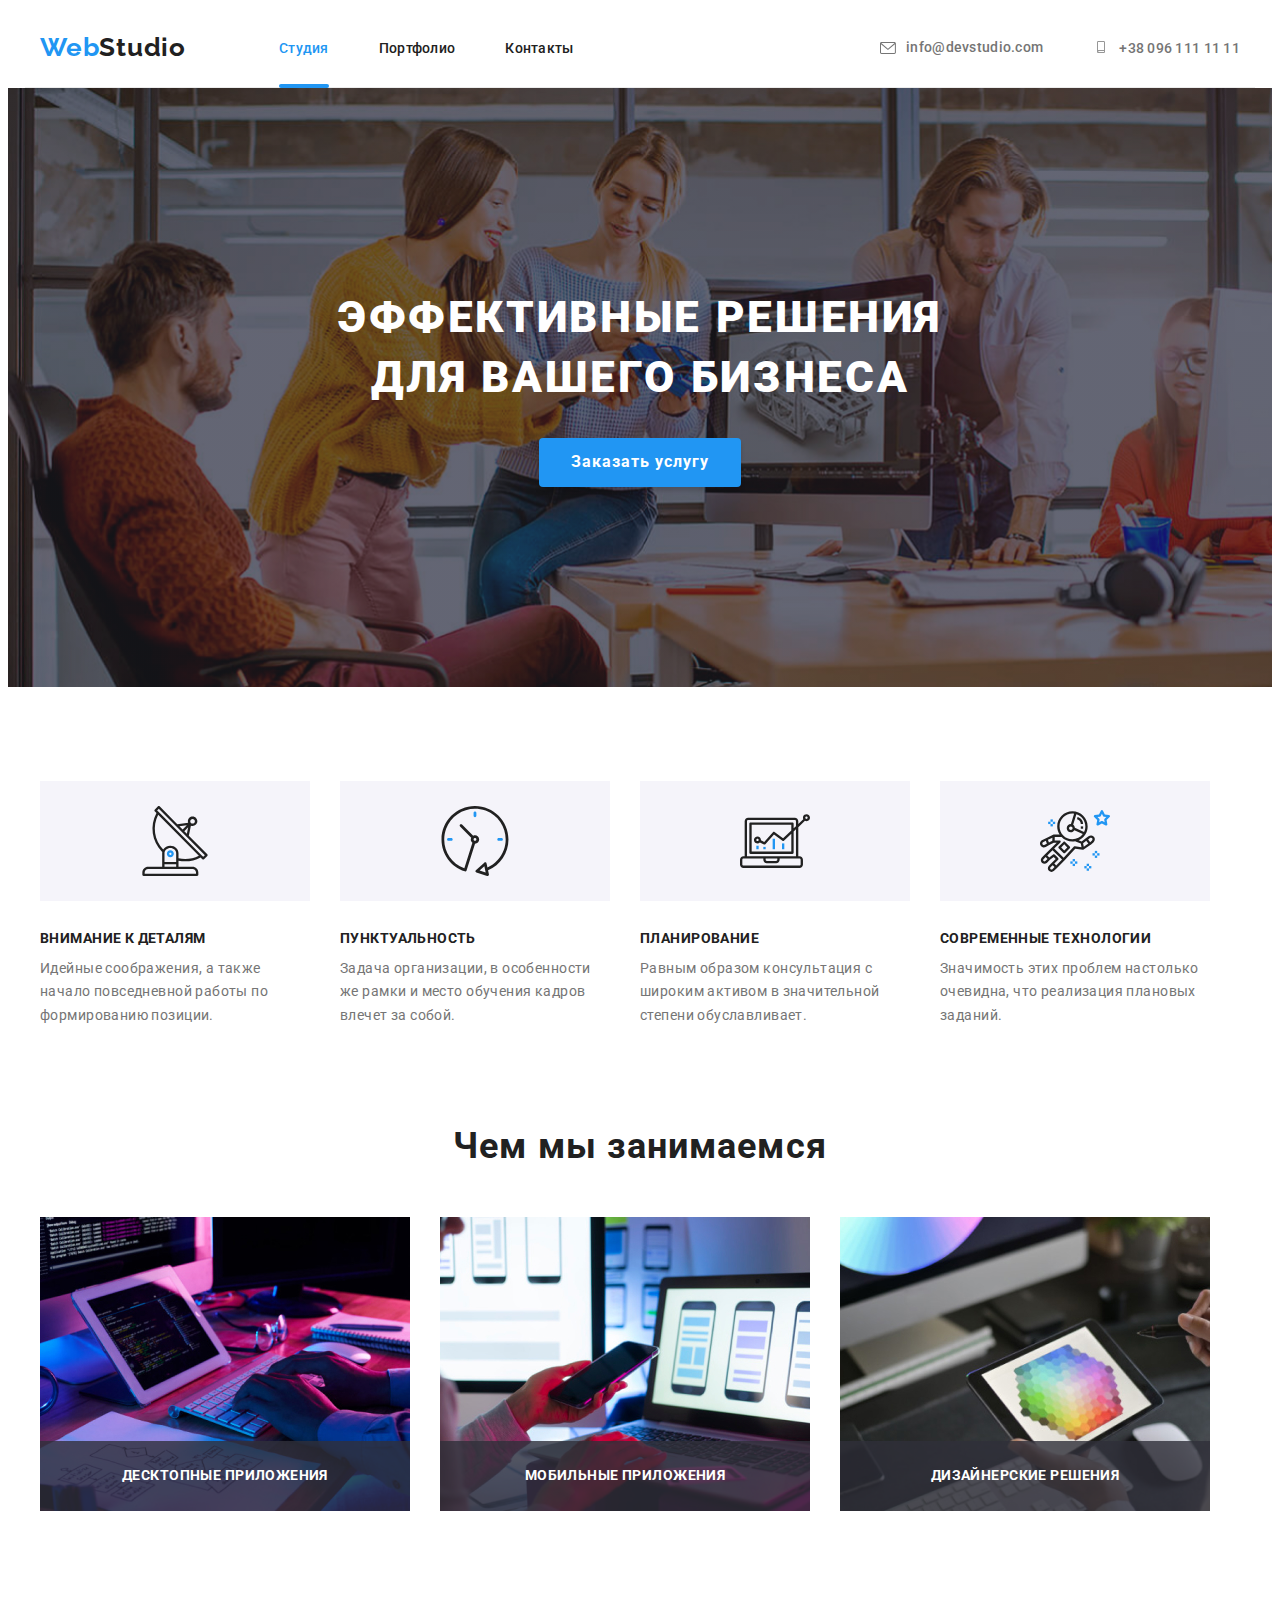
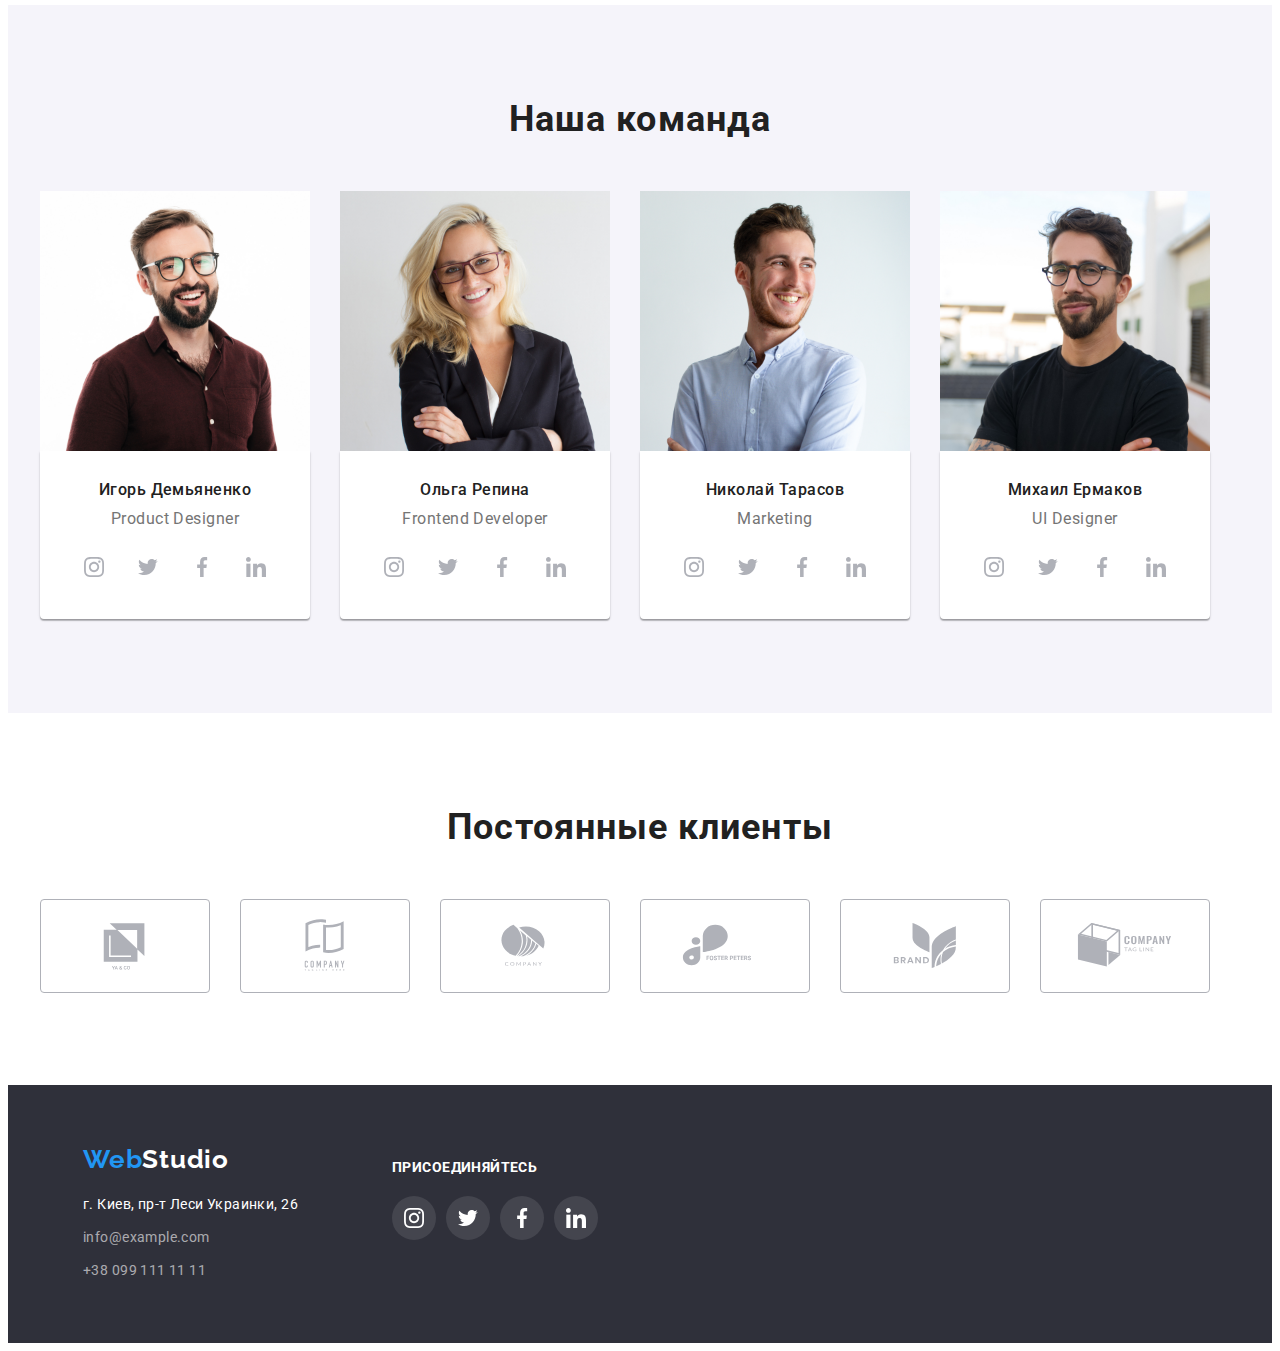
<file: index.html>
<!DOCTYPE html>
<html lang="ru">
<head>
   <meta charset="UTF-8">
   <meta http-equiv="X-UA-Compatible" content="IE=edge">
   <meta name="viewport" content="width=device-width, initial-scale=1.0">
   <title>Мой бизнес</title>
   <link rel="preconnect" href="https://fonts.gstatic.com">
   <link rel="stylesheet" href="https://cdnjs.cloudflare.com/ajax/libs/modern-normalize/1.0.0/modern-normalize.min.css"
      integrity="sha512-ISS7cAi1PEhQ8jnbJpJZMd29NlhNj4AWYyLOSp2CE/CsHxTCu+r+t0D2yoJudVrd0/8fTVPUVDzY5Tvli75u/g=="
      crossorigin="anonymous" referrerpolicy="no-referrer" /> 
   <link href="https://fonts.googleapis.com/css2?family=Roboto:wght@400;500;700;900&display=swap" rel="stylesheet">
   <link href="https://fonts.googleapis.com/css2?family=Raleway:wght@700&display=swap" rel="stylesheet">
   <link rel="stylesheet" href="./css/style.css">
   
</head>

<body>   
   <!-- HEADER -->
      <header class="header container">
         <div class="header-container">
         <nav class="navigation">
            <a class="logo-link link" href="./index.html"><span class="logo-spn">Web</span>Studio</a>
            <ul class="menu-list">
               <li class="menu-item list">
                  <a class="menu-link link current" href="">Студия</a>
               </li>
               <li class="menu-item list">
                  <a class="menu-link link" href="./portfolio.html">Портфолио</a>
               </li>
               <li class="menu-item list">
                  <a class="menu-link link" href="">Контакты</a>
               </li>
            </ul>
         </nav>

            <ul class="menu-contact header-container">
               <li class="menu-contact-item list">
                  
                  <a  class="mail-link link" href="mailto:info@devstudio.com"><svg class="icon-header">
                     <use href="./images/sprite.svg#icon-envelope"></use>
                  </svg>info@devstudio.com</a>
               </li>

               <li class="menu-contact-item list">
                  
                  <a class="tel-link link" href="tel:+380961111111"><svg class="icon-header">
                     <use href="./images/sprite.svg#icon-smartphone"></use>
                  </svg>+38 096 111 11 11</a>
               </li>
            </ul>
         </div>
      </header>
      
      <!-- HERO --> 

      <main>
         <section class="hero">
            <div class="hero-main container">
               <h1 class="hero-title">Эффективные решения для вашего бизнеса</h1>
               <button class="modal-btn" type="button" data-modal-open>Заказать услугу</button> 
            </div>
         </section>
         <section class="about-main section">
            <div class="about-list container">
               <h2 hidden>О нас</h2>
               <ul class="about-main-list">
                  <li class="about-main-list-item list antenna">
                     
                     <h3 class="about-hero-title">Внимание к деталям</h3>
                     <p class="description">Идейные соображения, а также начало повседневной работы по формированию позиции.</p>
                  </li>
                  <li class="about-main-list-item list clock">
                     <div>
                        
                     </div>
                     <h3 class="about-hero-title">Пунктуальность</h3>
                     <p class="description">Задача организации, в особенности же рамки и место обучения кадров влечет за собой.</p>
                  </li>
                  <li class="about-main-list-item list diagrama">
                     <div>
                       
                     </div>
                     <h3 class="about-hero-title">Планирование</h3>
                     <p class="description">Равным образом консультация с широким активом в значительной степени обуславливает.</p>
                  </li>
                  <div>
                     
                  </div>
                  <li class="about-main-list-item list astronaft">
                     <h3 class="about-hero-title">Современные технологии</h3>
                     <p class="description">Значимость этих проблем настолько очевидна, что реализация плановых заданий.</p>
                  </li>
               </ul>
         
         </div>
         
             
         </section>
      <section class="about-img container">
         <div>
         <h2 class="about-title">Чем мы занимаемся</h2>
         <ul class="about-img-list list">
            <li class="about-img-item">
               <img class="about-img-list-img" src="./images/about/about-img-3.jpg" alt="набирает текст на клавиатуре" width="370" height="294">
               <div class="label-box">
               <p class="label-text">Десктопные приложения</p>
               </div>
            </li>
            <li class="about-img-item">
               <img class="about-img-list-img" src="./images/about/about-img-1.jpg" alt="смотрит в телефон и в ноутбук" width="370" height="294">
               <div class="label-box">
                  <p class="label-text">Мобильные приложения</p>
               </div>
            </li>
            <li class="about-img-item">
               <img class="about-img-list-img" src="./images/about/about-img-2.jpg" alt="рисует на планшете" width="370" height="294">
               <div class="label-box">
                  <p class="label-text">Дизайнерские решения</p>
               </div>
            </li>
         </ul>
         </div>
      </section>

   <!-- НАША КОМАНДА -->

      <section class="our-team section">
         <div class="container">
         <h2 class="about-title">Наша команда</h2>
         <ul class="our-team-title-item">
            <li class="our-team-title-list list">
               <img class="our-team-list-img" src="./images/about/1.jpg" alt="Мужчина" width="270" height="260">
                  <div class="people-box">
                  <h3 class="our-team-title">Игорь Демьяненко</h3>
                  <p class="description-text" lang="en">Product Designer</p>
                  <ul class="social-list list">
                     <li class="social-list-item">
                        <a href="" class="social-list-link link">
                           <svg class="social-list-icon">
                              <use href="./images/sprite.svg#icon-instagram"></use>
                           </svg>
                        </a>
                     </li>
                     <li class="social-list-item">
                        <a href="" class="social-list-link link">
                           <svg class="social-list-icon">
                              <use href="./images/sprite.svg#icon-twitter"></use>
                           </svg>
                        </a>
                     </li>
                     <li class="social-list-item">
                        <a href="" class="social-list-link link">
                           <svg class="social-list-icon">
                              <use href="./images/sprite.svg#icon-facebook"></use>
                           </svg>
                        </a>
                     </li>
                     <li class="social-list-item">
                        <a href="" class="social-list-link link">
                           <svg class="social-list-icon">
                              <use href="./images/sprite.svg#icon-linkedin"></use>
                           </svg>
                        </a>
                     </li>
                  </ul>
                  </div>
            </li>
            <li class="our-team-title-list list">
               <img class="our-team-list-img" src="./images/about/2.jpg" alt="Женщина" width="270" height="260">
                  <div class="people-box">
                  <h3 class="our-team-title">Ольга Репина</h3>
                  <p class="description-text" lang="en">Frontend Developer</p>
                  <ul class="social-list list">
                     <li class="social-list-item">
                        <a href="" class="social-list-link link">
                           <svg class="social-list-icon">
                              <use href="./images/sprite.svg#icon-instagram"></use>
                           </svg>
                        </a>
                     </li>
                     <li class="social-list-item">
                        <a href="" class="social-list-link link">
                           <svg class="social-list-icon">
                              <use href="./images/sprite.svg#icon-twitter"></use>
                           </svg>
                        </a>
                     </li>
                     <li class="social-list-item">
                        <a href="" class="social-list-link link">
                           <svg class="social-list-icon">
                              <use href="./images/sprite.svg#icon-facebook"></use>
                           </svg>
                        </a>
                     </li>
                     <li class="social-list-item">
                        <a href="" class="social-list-link link">
                           <svg class="social-list-icon">
                              <use href="./images/sprite.svg#icon-linkedin"></use>
                           </svg>
                        </a>
                     </li>
                  </ul>
                  </div>
            </li>
            <li class="our-team-title-list list">
               <img class="our-team-list-img" src="./images/about/3.jpg" alt="Мужчина" width="270" height="260">
                  <div class="people-box">
                  <h3 class="our-team-title">Николай Тарасов</h3>
                  <p class="description-text" lang="en">Marketing</p>
                  <ul class="social-list list">
                     <li class="social-list-item">
                        <a href="" class="social-list-link link">
                           <svg class="social-list-icon">
                              <use href="./images/sprite.svg#icon-instagram"></use>
                           </svg>
                        </a>
                     </li>
                     <li class="social-list-item">
                        <a href="" class="social-list-link link">
                           <svg class="social-list-icon">
                              <use href="./images/sprite.svg#icon-twitter"></use>
                           </svg>
                        </a>
                     </li>
                     <li class="social-list-item">
                        <a href="" class="social-list-link link">
                           <svg class="social-list-icon">
                              <use href="./images/sprite.svg#icon-facebook"></use>
                           </svg>
                        </a>
                     </li>
                     <li class="social-list-item">
                        <a href="" class="social-list-link link">
                           <svg class="social-list-icon">
                              <use href="./images/sprite.svg#icon-linkedin"></use>
                           </svg>
                        </a>
                     </li>
                  </ul>
                  </div>
            </li>
            <li class="our-team-title-list list">
               <img class="our-team-list-img" src="./images/about/4.jpg" alt="Мужчина" width="270" height="260">
                  <div class="people-box">
                  <h3 class="our-team-title">Михаил Ермаков</h3>
                  <p class="description-text" lang="en">UI Designer</p>
                  <ul class="social-list list">
                     <li class="social-list-item">
                        <a href="" class="social-list-link link">
                           <svg class="social-list-icon">
                              <use href="./images/sprite.svg#icon-instagram"></use>
                           </svg>
                        </a>
                     </li>
                     <li class="social-list-item">
                        <a href="" class="social-list-link link">
                           <svg class="social-list-icon">
                              <use href="./images/sprite.svg#icon-twitter"></use>
                           </svg>
                        </a>
                     </li>
                     <li class="social-list-item">
                        <a href="" class="social-list-link link">
                           <svg class="social-list-icon">
                              <use href="./images/sprite.svg#icon-facebook"></use>
                           </svg>
                        </a>
                     </li>
                     <li class="social-list-item">
                        <a href="" class="social-list-link link">
                           <svg class="social-list-icon">
                              <use href="./images/sprite.svg#icon-linkedin"></use>
                           </svg>
                        </a>
                     </li>
                  </ul>
                  </div>
            </li>
         </ul>
         </div>
      </section>
      
      <!-- Постоянные клиенты -->
      <section class="section">
         
         
         <div class="container">
            <h2 class="about-title">Постоянные клиенты</h2>
            <ul class="list clients-list">
            <li class="img-item">
               <a class="link link-clients" href="#">
               <svg class="clients-icon" width="106" height="60">
                  <use href="./images/sprite.svg#icon-Logo"></use>
               </svg>
            </a>
            </li>
            <li class="img-item">
               <a class="link link-clients" href="#">
               <svg class="clients-icon">
                  <use href="./images/sprite.svg#icon-Logo1"></use>
               </svg>
               </a>
            </li>
            <li class="img-item">
               <a class="link link-clients" href="#">
               <svg class="clients-icon">
                  <use href="./images/sprite.svg#icon-Logo2"></use>
               </svg>
               </a>
            </li>
            <li class="img-item">
               <a class="link link-clients" href="#">
               <svg class="clients-icon">
                  <use href="./images/sprite.svg#icon-Logo3"></use>
               </svg>
               </a>
            </li>
            <li class="img-item">
               <a class="link link-clients" href="#">
               <svg class="clients-icon">
                  <use href="./images/sprite.svg#icon-Logo4"></use>
               </svg>
               </a>
            </li>
            <li class="img-item">
               <a class="link link-clients" href="#">
               <svg class="clients-icon">
                  <use href="./images/sprite.svg#icon-Logo5"></use>
               </svg>
               </a>
               </li>
            </ul>

         
      </div>

      </section>

   </main>


   
      
      <!-- FOOTER -->

      <footer class="footer">
         <div class="container footer-container">
            <div class="footer-left">
         <a class="logo-link link" href="./index.html"><span class="logo-spn">Web</span><span class="logo-spn-one">Studio</span></a> 
         <address class="menu-address">
            <ul class="menu-address-list">
               <li class="menu-address-list-item list">
                  <a class="menu-address-link address link" href="https://goo.gl/maps/8WUCSVfqSB3JujeC7" target="_blank">г. Киев, пр-т Леси Украинки, 26</a>
               </li>
               <li class="menu-address-list-item list">
                  <a class="menu-address-link link" href="mailto:info@example.com">info@example.com</a>
               </li>
               <li class="menu-address-list-item list">
                  <a class="menu-address-link link" href="tel:+380991111111">+38 099 111 11 11</a>
               </li>
            </ul>
         </address>
      </div>

      <div class="footer-right">
         <b class="footer-text">Присоединяйтесь</b>
         <ul class="footer-list">
         <li class="social-list-item list">
            <a href="" class="social-list-link-footer link">
               <svg class="social-list-icon-footer">
                  <use href="./images/sprite.svg#icon-instagram"></use>
               </svg>
            </a>
            </li>
            <li class="social-list-item list">
               <a href="" class="social-list-link-footer link">
                  <svg class="social-list-icon-footer">
                     <use href="./images/sprite.svg#icon-twitter"></use>
                  </svg>
               </a>
            </li>
            <li class="social-list-item list">
               <a href="" class="social-list-link-footer link">
                  <svg class="social-list-icon-footer">
                     <use href="./images/sprite.svg#icon-facebook"></use>
                  </svg>
               </a>
            </li>
            <li class="social-list-item list">
               <a href="" class="social-list-link-footer link">
                  <svg class="social-list-icon-footer">
                     <use href="./images/sprite.svg#icon-linkedin"></use>
                  </svg>
               </a>
            </li>
            
         </ul>
      </div>
   </div>
      </footer>
      <div class="backdrop is-hidden" data-modal>
         <div class="modal">
            <button  type="button" class="modal-close-btn" data-modal-close>
               <svg class="modal-close-btn-svg">
                  <use href="./images/sprite.svg#icon-close"></use>
               </svg>
            </button>
            <form action="#" class="modal-form">
               <p class="modal-form-head">Оставьте свои данные, мы вам перезвоним</p>
               <label class="modal-form-field">
                  Имя
                  <span class="modal-form-input-wrapper">
                     <input type="text" name="user-name" class="modal-form-input" minlength="2" placeholder="Maksim">
                     <svg class="modal-form-icon">
                        <use href="./images/sprite.svg#icon-person-black-18dp-1"></use>
                     </svg>
                  </span>
               </label>
               <label class="modal-form-field">
                  Телефон
                  <span class="modal-form-input-wrapper">
                  <input type="tel" name="user-phone" class="modal-form-input" pattern="[0-9]{3}-[0-9]{3}-[0-9]{2}-[0-9]{2}" title="096-111-11-11" placeholder="096-111-11-11">
                  <svg class="modal-form-icon">
                     <use href="./images/sprite.svg#icon-phone-black-18dp-1"></use>
                  </svg>
                  </span>
               </label>
               <label class="modal-form-field">
                  Почта
                  <span class="modal-form-input-wrapper">
                  <input type="mail" name="user-mail" class="modal-form-input" placeholder="qwerty@gmail.com">
                  <svg class="modal-form-icon">
                     <use href="./images/sprite.svg#icon-email-black-18dp-1"></use>
                  </svg>
                  </span>
               </label>
               <label class="modal-form-field">
                  Комментарий
                  <span class="modal-form-input-wrapper">
                     <textarea name="user-message" class="modal-form-message" placeholder="Введите текст"></textarea>
                  </span>
                  
               </label>
               <input type="checkbox" name="user-policy" class="modal-form-checkbox" id="checkbox-policy" required>
               <label for="checkbox-policy" class="modal-form-checkbox-policy">Соглашаюсь с рассылкой и принимаю <a class="modal-form-policy-link" href="">Условия договора</a></label>
               <button type="submit" class="modal-form-btn">Отправить</button>
            </form>
         </div>
      </div>
      <script src="./js/modal.js"></script>

   </body>
</html>
</file>
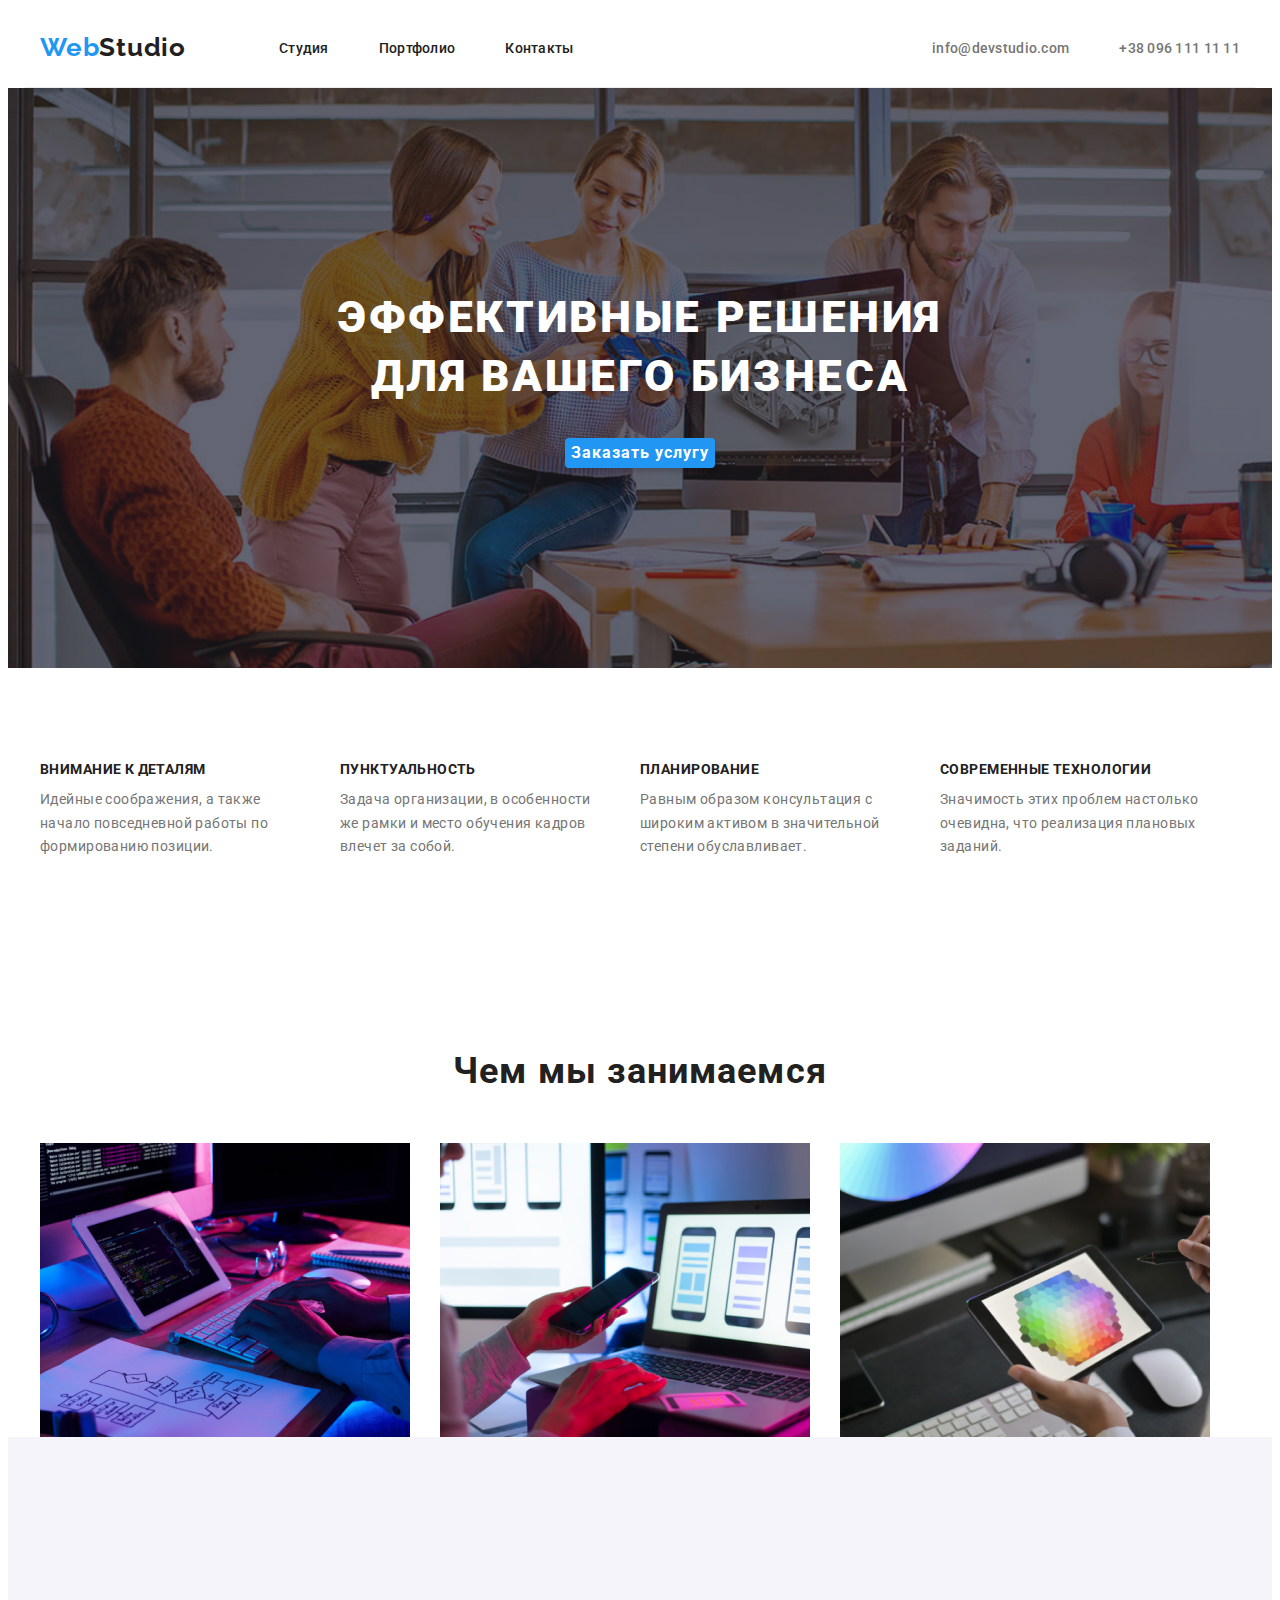
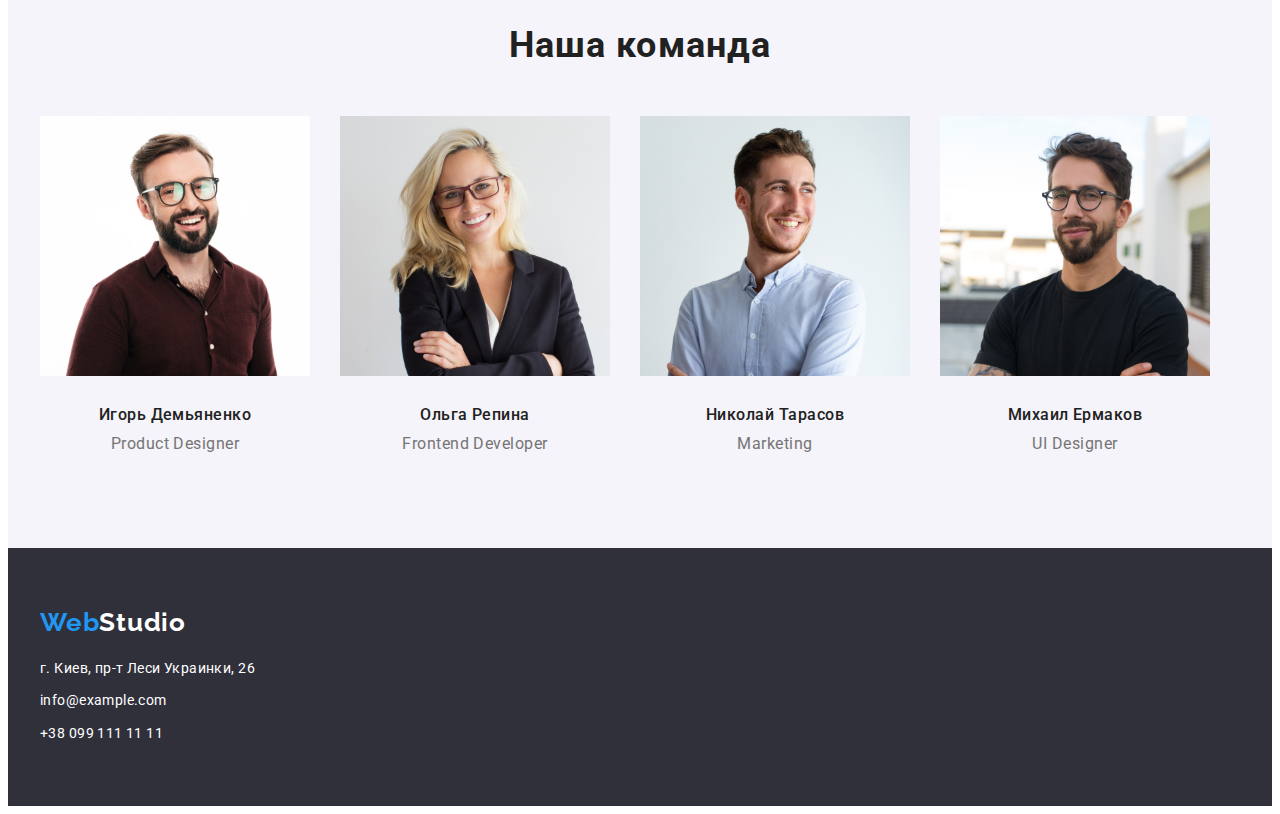
<file: goit-markup-hw-03/index.html>
<!DOCTYPE html>
<html lang="ru">
<head>
   <meta charset="UTF-8">
   <meta http-equiv="X-UA-Compatible" content="IE=edge">
   <meta name="viewport" content="width=device-width, initial-scale=1.0">
   <title>Мой бизнес</title>
   <link rel="preconnect" href="https://fonts.gstatic.com">
   <link rel="stylesheet" href="https://cdnjs.cloudflare.com/ajax/libs/modern-normalize/1.0.0/modern-normalize.min.css"
      integrity="sha512-ISS7cAi1PEhQ8jnbJpJZMd29NlhNj4AWYyLOSp2CE/CsHxTCu+r+t0D2yoJudVrd0/8fTVPUVDzY5Tvli75u/g=="
      crossorigin="anonymous" referrerpolicy="no-referrer" /> 
   <link href="https://fonts.googleapis.com/css2?family=Roboto:wght@400;500;700;900&display=swap" rel="stylesheet">
   <link href="https://fonts.googleapis.com/css2?family=Raleway:wght@700&display=swap" rel="stylesheet">
   <link rel="stylesheet" href="./css/style.css">
   
</head>

<body>   
   <!-- HEADER -->
      <header class="header container">
         <div class="header-container">
         <nav class="navigation">
            <a class="logo-link link" href="./index.html"><span class="logo-spn">Web</span>Studio</a>
            <ul class="menu-list">
               <li class="menu-item list">
                  <a class="menu-link link" href="">Студия</a>
               </li>
               <li class="menu-item list">
                  <a class="menu-link link" href="./portfolio.html">Портфолио</a>
               </li>
               <li class="menu-item list">
                  <a class="menu-link link" href="">Контакты</a>
               </li>
            </ul>
         </nav>

            <ul class="menu-contact header-container">
               <li class="menu-contact-item list">
                  <a class="mail-link link" href="mailto:info@devstudio.com">info@devstudio.com</a>
               </li>
               <li class="menu-contact-item list">
                  <a class="tel-link link" href="tel:+380961111111">+38 096 111 11 11</a>
               </li>
            </ul>
         </div>
      </header>
      
      <!-- HERO --> 

      <main>
         <section class="hero">
            <div class="hero-main container">
               <h1 class="hero-title">Эффективные решения для вашего бизнеса</h1>
               <button class="modal-btn" type="button">Заказать услугу</button> 
            </div>
         </section>
         <section class="about-main section">
            <div class="about-list container">
               <h2 hidden>О нас</h2>
               <ul class="about-main-list">
                  <li class="about-main-list-item list">
                     <h3 class="about-hero-title">Внимание к деталям</h3>
                     <p class="description">Идейные соображения, а также начало повседневной работы по формированию позиции.</p>
                  </li>
                  <li class="about-main-list-item list">
                     <h3 class="about-hero-title">Пунктуальность</h3>
                     <p class="description">Задача организации, в особенности же рамки и место обучения кадров влечет за собой.</p>
                  </li>
                  <li class="about-main-list-item list">
                     <h3 class="about-hero-title">Планирование</h3>
                     <p class="description">Равным образом консультация с широким активом в значительной степени обуславливает.</p>
                  </li>
                  <li class="about-main-list-item list">
                     <h3 class="about-hero-title">Современные технологии</h3>
                     <p class="description">Значимость этих проблем настолько очевидна, что реализация плановых заданий.</p>
                  </li>
               </ul>
         
         </div>
         
             
         </section>
      <section class="about-img container">
         <div>
         <h2 class="about-title">Чем мы занимаемся</h2>
         <ul class="about-img-list list">
            <li class="about-img-item">
               <img class="about-img-list-img" src="./images/about/about-img-3.jpg" alt="набирает текст на клавиатуре" width="370" height="294">
            </li>
            <li class="about-img-item">
               <img class="about-img-list-img" src="./images/about/about-img-1.jpg" alt="смотрит в телефон и в ноутбук" width="370" height="294">
            </li>
            <li class="about-img-item">
               <img class="about-img-list-img" src="./images/about/about-img-2.jpg" alt="рисует на планшете" width="370" height="294">
            </li>
         </ul>
         </div>
      </section>

   <!-- НАША КОМАНДА -->

      <section class="our-team section">
         <div class="container">
         <h2 class="about-title">Наша команда</h2>
         <ul class="our-team-title-item">
            <li class="our-team-title-list list">
               <img class="our-team-list-img" src="./images/about/1.jpg" alt="Мужчина" width="270" height="260">
                  <div class="people-box">
                  <h3 class="our-team-title">Игорь Демьяненко</h3>
                  <p class="description-text" lang="en">Product Designer</p>
                  </div>
            </li>
            <li class="our-team-title-list list">
               <img class="our-team-list-img" src="./images/about/2.jpg" alt="Женщина" width="270" height="260">
                  <div class="people-box">
                  <h3 class="our-team-title">Ольга Репина</h3>
                  <p class="description-text" lang="en">Frontend Developer</p>
                  </div>
            </li>
            <li class="our-team-title-list list">
               <img class="our-team-list-img" src="./images/about/3.jpg" alt="Мужчина" width="270" height="260">
                  <div class="people-box">
                  <h3 class="our-team-title">Николай Тарасов</h3>
                  <p class="description-text" lang="en">Marketing</p>
                  </div>
            </li>
            <li class="our-team-title-list list">
               <img class="our-team-list-img" src="./images/about/4.jpg" alt="Мужчина" width="270" height="260">
                  <div class="people-box">
                  <h3 class="our-team-title">Михаил Ермаков</h3>
                  <p class="description-text" lang="en">UI Designer</p>
                  </div>
            </li>
         </ul>
         </div>
      </section>
      
      </main>
      
      <!-- FOOTER -->

      <footer class="footer">
         <div class="container">
         <a class="logo-link link" href="./index.html"><span class="logo-spn">Web</span><span class="logo-spn-one">Studio</span></a> 
         <address class="menu-address">
            <ul class="menu-address-list">
               <li class="menu-address-list-item list">
                  <a class="menu-address-link link" href="https://goo.gl/maps/8WUCSVfqSB3JujeC7" target="_blank">г. Киев, пр-т Леси Украинки, 26</a>
               </li>
               <li class="menu-address-list-item list">
                  <a class="menu-address-link link" href="mailto:info@example.com">info@example.com</a>
               </li>
               <li class="menu-address-list-item list">
                  <a class="menu-address-link link" href="tel:+380991111111">+38 099 111 11 11</a>
               </li>
            </ul>
         </address>
      </div>
      </footer>

   </body>
</html>
</file>
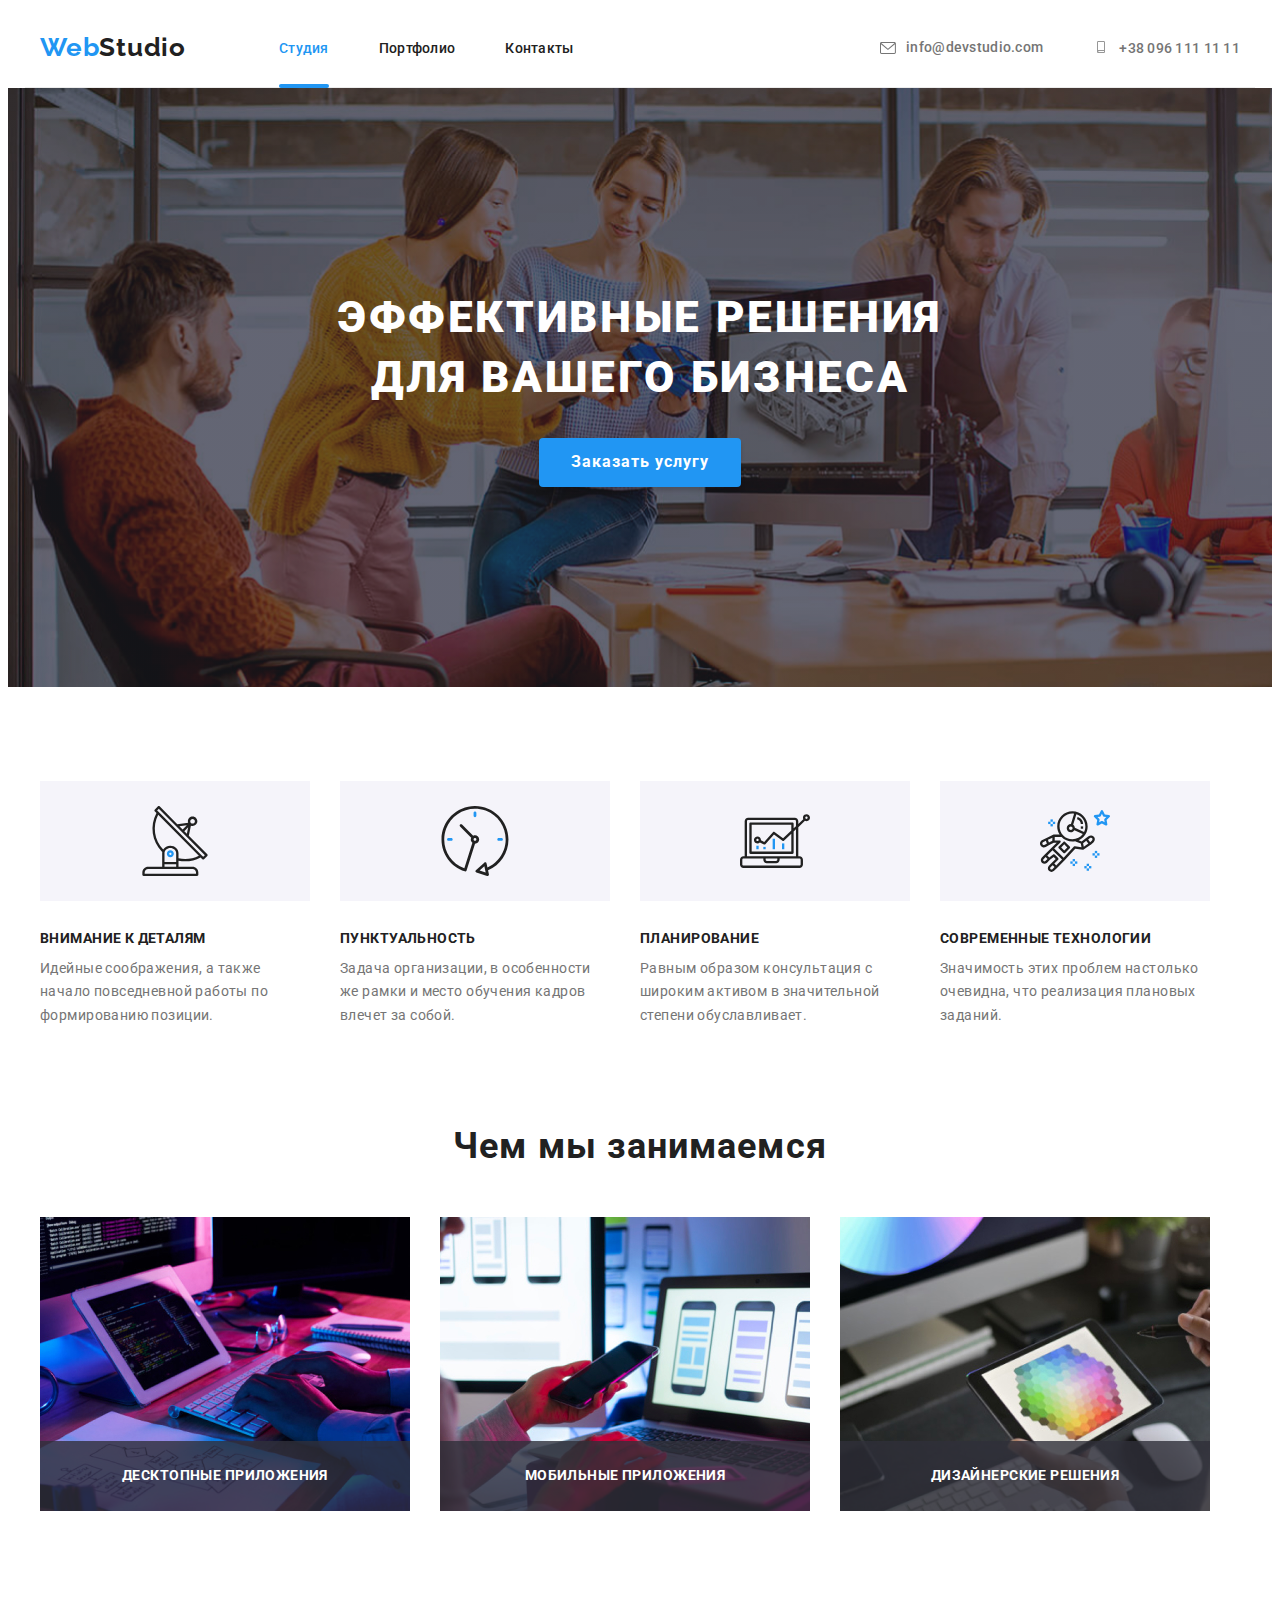
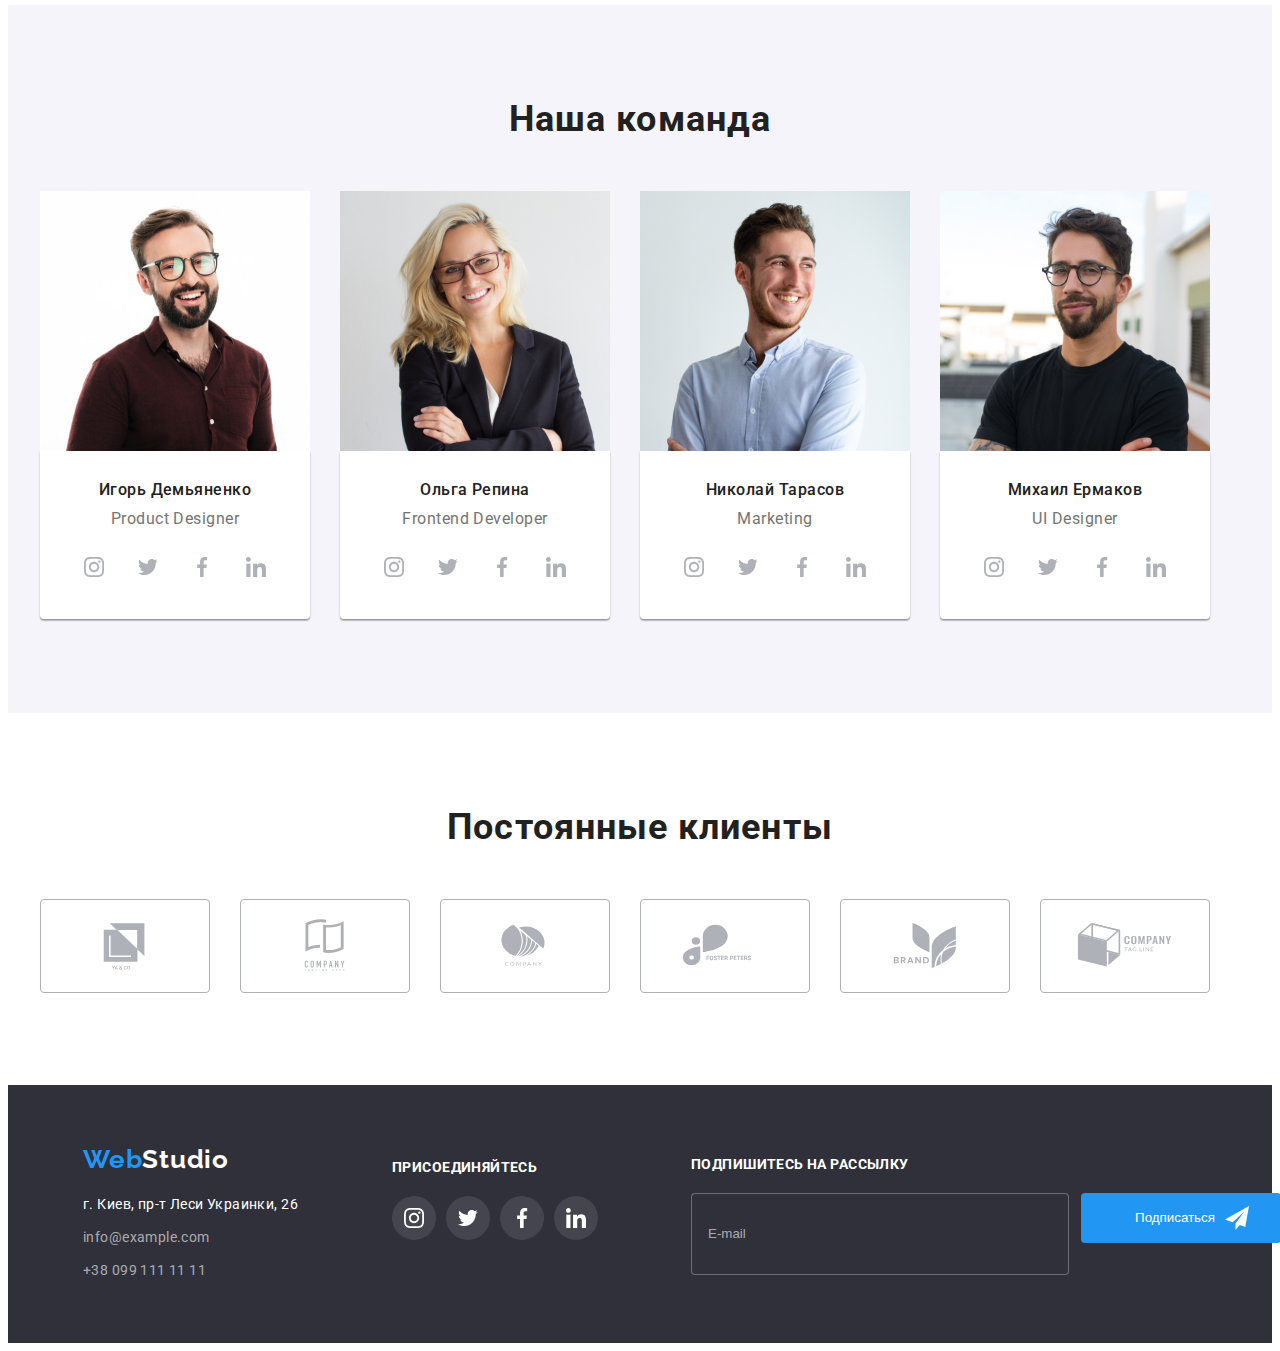
<file: goit-markup-hw-06/index.html>
<!DOCTYPE html>
<html lang="ru">
<head>
   <meta charset="UTF-8">
   <meta http-equiv="X-UA-Compatible" content="IE=edge">
   <meta name="viewport" content="width=device-width, initial-scale=1.0">
   <title>Мой бизнес</title>
   <link rel="preconnect" href="https://fonts.gstatic.com">
   <link rel="stylesheet" href="https://cdnjs.cloudflare.com/ajax/libs/modern-normalize/1.0.0/modern-normalize.min.css"
      integrity="sha512-ISS7cAi1PEhQ8jnbJpJZMd29NlhNj4AWYyLOSp2CE/CsHxTCu+r+t0D2yoJudVrd0/8fTVPUVDzY5Tvli75u/g=="
      crossorigin="anonymous" referrerpolicy="no-referrer" /> 
   <link href="https://fonts.googleapis.com/css2?family=Roboto:wght@400;500;700;900&display=swap" rel="stylesheet">
   <link href="https://fonts.googleapis.com/css2?family=Raleway:wght@700&display=swap" rel="stylesheet">
   <link rel="stylesheet" href="./css/style.css">
   
</head>

<body>   
   <!-- HEADER -->
      <header class="header container">
         <div class="header-container">
         <nav class="navigation">
            <a class="logo-link link" href="./index.html"><span class="logo-spn">Web</span>Studio</a>
            <ul class="menu-list">
               <li class="menu-item list">
                  <a class="menu-link link current" href="">Студия</a>
               </li>
               <li class="menu-item list">
                  <a class="menu-link link" href="./portfolio.html">Портфолио</a>
               </li>
               <li class="menu-item list">
                  <a class="menu-link link" href="">Контакты</a>
               </li>
            </ul>
         </nav>

            <ul class="menu-contact header-container">
               <li class="menu-contact-item list">
                  
                  <a  class="mail-link link" href="mailto:info@devstudio.com"><svg class="icon-header">
                     <use href="./images/sprite.svg#icon-envelope"></use>
                  </svg>info@devstudio.com</a>
               </li>

               <li class="menu-contact-item list">
                  
                  <a class="tel-link link" href="tel:+380961111111"><svg class="icon-header">
                     <use href="./images/sprite.svg#icon-smartphone"></use>
                  </svg>+38 096 111 11 11</a>
               </li>
            </ul>
         </div>
      </header>
      
      <!-- HERO --> 

      <main>
         <section class="hero">
            <div class="hero-main container">
               <h1 class="hero-title">Эффективные решения для вашего бизнеса</h1>
               <button class="modal-btn" type="button" data-modal-open>Заказать услугу</button> 
            </div>
         </section>
         <section class="about-main section">
            <div class="about-list container">
               <h2 hidden>О нас</h2>
               <ul class="about-main-list">
                  <li class="about-main-list-item list antenna">
                     
                     <h3 class="about-hero-title">Внимание к деталям</h3>
                     <p class="description">Идейные соображения, а также начало повседневной работы по формированию позиции.</p>
                  </li>
                  <li class="about-main-list-item list clock">
                     <div>
                        
                     </div>
                     <h3 class="about-hero-title">Пунктуальность</h3>
                     <p class="description">Задача организации, в особенности же рамки и место обучения кадров влечет за собой.</p>
                  </li>
                  <li class="about-main-list-item list diagrama">
                     <div>
                       
                     </div>
                     <h3 class="about-hero-title">Планирование</h3>
                     <p class="description">Равным образом консультация с широким активом в значительной степени обуславливает.</p>
                  </li>
                  <div>
                     
                  </div>
                  <li class="about-main-list-item list astronaft">
                     <h3 class="about-hero-title">Современные технологии</h3>
                     <p class="description">Значимость этих проблем настолько очевидна, что реализация плановых заданий.</p>
                  </li>
               </ul>
         
         </div>
         
             
         </section>
      <section class="about-img container">
         <div>
         <h2 class="about-title">Чем мы занимаемся</h2>
         <ul class="about-img-list list">
            <li class="about-img-item">
               <img class="about-img-list-img" src="./images/about/about-img-3.jpg" alt="набирает текст на клавиатуре" width="370" height="294">
               <div class="label-box">
               <p class="label-text">Десктопные приложения</p>
               </div>
            </li>
            <li class="about-img-item">
               <img class="about-img-list-img" src="./images/about/about-img-1.jpg" alt="смотрит в телефон и в ноутбук" width="370" height="294">
               <div class="label-box">
                  <p class="label-text">Мобильные приложения</p>
               </div>
            </li>
            <li class="about-img-item">
               <img class="about-img-list-img" src="./images/about/about-img-2.jpg" alt="рисует на планшете" width="370" height="294">
               <div class="label-box">
                  <p class="label-text">Дизайнерские решения</p>
               </div>
            </li>
         </ul>
         </div>
      </section>

   <!-- НАША КОМАНДА -->

      <section class="our-team section">
         <div class="container">
         <h2 class="about-title">Наша команда</h2>
         <ul class="our-team-title-item">
            <li class="our-team-title-list list">
               <img class="our-team-list-img" src="./images/about/1.jpg" alt="Мужчина" width="270" height="260">
                  <div class="people-box">
                  <h3 class="our-team-title">Игорь Демьяненко</h3>
                  <p class="description-text" lang="en">Product Designer</p>
                  <ul class="social-list list">
                     <li class="social-list-item">
                        <a href="" class="social-list-link link">
                           <svg class="social-list-icon">
                              <use href="./images/sprite.svg#icon-instagram"></use>
                           </svg>
                        </a>
                     </li>
                     <li class="social-list-item">
                        <a href="" class="social-list-link link">
                           <svg class="social-list-icon">
                              <use href="./images/sprite.svg#icon-twitter"></use>
                           </svg>
                        </a>
                     </li>
                     <li class="social-list-item">
                        <a href="" class="social-list-link link">
                           <svg class="social-list-icon">
                              <use href="./images/sprite.svg#icon-facebook"></use>
                           </svg>
                        </a>
                     </li>
                     <li class="social-list-item">
                        <a href="" class="social-list-link link">
                           <svg class="social-list-icon">
                              <use href="./images/sprite.svg#icon-linkedin"></use>
                           </svg>
                        </a>
                     </li>
                  </ul>
                  </div>
            </li>
            <li class="our-team-title-list list">
               <img class="our-team-list-img" src="./images/about/2.jpg" alt="Женщина" width="270" height="260">
                  <div class="people-box">
                  <h3 class="our-team-title">Ольга Репина</h3>
                  <p class="description-text" lang="en">Frontend Developer</p>
                  <ul class="social-list list">
                     <li class="social-list-item">
                        <a href="" class="social-list-link link">
                           <svg class="social-list-icon">
                              <use href="./images/sprite.svg#icon-instagram"></use>
                           </svg>
                        </a>
                     </li>
                     <li class="social-list-item">
                        <a href="" class="social-list-link link">
                           <svg class="social-list-icon">
                              <use href="./images/sprite.svg#icon-twitter"></use>
                           </svg>
                        </a>
                     </li>
                     <li class="social-list-item">
                        <a href="" class="social-list-link link">
                           <svg class="social-list-icon">
                              <use href="./images/sprite.svg#icon-facebook"></use>
                           </svg>
                        </a>
                     </li>
                     <li class="social-list-item">
                        <a href="" class="social-list-link link">
                           <svg class="social-list-icon">
                              <use href="./images/sprite.svg#icon-linkedin"></use>
                           </svg>
                        </a>
                     </li>
                  </ul>
                  </div>
            </li>
            <li class="our-team-title-list list">
               <img class="our-team-list-img" src="./images/about/3.jpg" alt="Мужчина" width="270" height="260">
                  <div class="people-box">
                  <h3 class="our-team-title">Николай Тарасов</h3>
                  <p class="description-text" lang="en">Marketing</p>
                  <ul class="social-list list">
                     <li class="social-list-item">
                        <a href="" class="social-list-link link">
                           <svg class="social-list-icon">
                              <use href="./images/sprite.svg#icon-instagram"></use>
                           </svg>
                        </a>
                     </li>
                     <li class="social-list-item">
                        <a href="" class="social-list-link link">
                           <svg class="social-list-icon">
                              <use href="./images/sprite.svg#icon-twitter"></use>
                           </svg>
                        </a>
                     </li>
                     <li class="social-list-item">
                        <a href="" class="social-list-link link">
                           <svg class="social-list-icon">
                              <use href="./images/sprite.svg#icon-facebook"></use>
                           </svg>
                        </a>
                     </li>
                     <li class="social-list-item">
                        <a href="" class="social-list-link link">
                           <svg class="social-list-icon">
                              <use href="./images/sprite.svg#icon-linkedin"></use>
                           </svg>
                        </a>
                     </li>
                  </ul>
                  </div>
            </li>
            <li class="our-team-title-list list">
               <img class="our-team-list-img" src="./images/about/4.jpg" alt="Мужчина" width="270" height="260">
                  <div class="people-box">
                  <h3 class="our-team-title">Михаил Ермаков</h3>
                  <p class="description-text" lang="en">UI Designer</p>
                  <ul class="social-list list">
                     <li class="social-list-item">
                        <a href="" class="social-list-link link">
                           <svg class="social-list-icon">
                              <use href="./images/sprite.svg#icon-instagram"></use>
                           </svg>
                        </a>
                     </li>
                     <li class="social-list-item">
                        <a href="" class="social-list-link link">
                           <svg class="social-list-icon">
                              <use href="./images/sprite.svg#icon-twitter"></use>
                           </svg>
                        </a>
                     </li>
                     <li class="social-list-item">
                        <a href="" class="social-list-link link">
                           <svg class="social-list-icon">
                              <use href="./images/sprite.svg#icon-facebook"></use>
                           </svg>
                        </a>
                     </li>
                     <li class="social-list-item">
                        <a href="" class="social-list-link link">
                           <svg class="social-list-icon">
                              <use href="./images/sprite.svg#icon-linkedin"></use>
                           </svg>
                        </a>
                     </li>
                  </ul>
                  </div>
            </li>
         </ul>
         </div>
      </section>
      
      <!-- Постоянные клиенты -->
      <section class="section">
         
         
         <div class="container">
            <h2 class="about-title">Постоянные клиенты</h2>
            <ul class="list clients-list">
            <li class="img-item">
               <a class="link link-clients" href="#">
               <svg class="clients-icon" width="106" height="60">
                  <use href="./images/sprite.svg#icon-Logo"></use>
               </svg>
            </a>
            </li>
            <li class="img-item">
               <a class="link link-clients" href="#">
               <svg class="clients-icon">
                  <use href="./images/sprite.svg#icon-Logo1"></use>
               </svg>
               </a>
            </li>
            <li class="img-item">
               <a class="link link-clients" href="#">
               <svg class="clients-icon">
                  <use href="./images/sprite.svg#icon-Logo2"></use>
               </svg>
               </a>
            </li>
            <li class="img-item">
               <a class="link link-clients" href="#">
               <svg class="clients-icon">
                  <use href="./images/sprite.svg#icon-Logo3"></use>
               </svg>
               </a>
            </li>
            <li class="img-item">
               <a class="link link-clients" href="#">
               <svg class="clients-icon">
                  <use href="./images/sprite.svg#icon-Logo4"></use>
               </svg>
               </a>
            </li>
            <li class="img-item">
               <a class="link link-clients" href="#">
               <svg class="clients-icon">
                  <use href="./images/sprite.svg#icon-Logo5"></use>
               </svg>
               </a>
               </li>
            </ul>

         
      </div>

      </section>

   </main>


   
      
      <!-- FOOTER -->

      <footer class="footer">
         <div class="container footer-container">
            <div class="footer-left">
         <a class="logo-link link" href="./index.html"><span class="logo-spn">Web</span><span class="logo-spn-one">Studio</span></a> 
         <address class="menu-address">
            <ul class="menu-address-list">
               <li class="menu-address-list-item list">
                  <a class="menu-address-link address link" href="https://goo.gl/maps/8WUCSVfqSB3JujeC7" target="_blank">г. Киев, пр-т Леси Украинки, 26</a>
               </li>
               <li class="menu-address-list-item list">
                  <a class="menu-address-link link" href="mailto:info@example.com">info@example.com</a>
               </li>
               <li class="menu-address-list-item list">
                  <a class="menu-address-link link" href="tel:+380991111111">+38 099 111 11 11</a>
               </li>
            </ul>
         </address>
      </div>

      <div class="footer-right">
         <b class="footer-text">Присоединяйтесь</b>
         <ul class="footer-list">
         <li class="social-list-item list">
            <a href="" class="social-list-link-footer link">
               <svg class="social-list-icon-footer">
                  <use href="./images/sprite.svg#icon-instagram"></use>
               </svg>
            </a>
            </li>
            <li class="social-list-item list">
               <a href="" class="social-list-link-footer link">
                  <svg class="social-list-icon-footer">
                     <use href="./images/sprite.svg#icon-twitter"></use>
                  </svg>
               </a>
            </li>
            <li class="social-list-item list">
               <a href="" class="social-list-link-footer link">
                  <svg class="social-list-icon-footer">
                     <use href="./images/sprite.svg#icon-facebook"></use>
                  </svg>
               </a>
            </li>
            <li class="social-list-item list">
               <a href="" class="social-list-link-footer link">
                  <svg class="social-list-icon-footer">
                     <use href="./images/sprite.svg#icon-linkedin"></use>
                  </svg>
               </a>
            </li>
            
         </ul>
      </div>
   
      <div class="footer-right-form">
      <form action="#" class="footer-form">
         <p class="footer-text-form">Подпишитесь на рассылку</p>
         <div class="modal-footer-form">
            <input type="mail" name="user-mail" class="footer-form-input" placeholder="E-mail">
               <button type="button" class="send-btn">Подписаться
                  <svg class="icon-footer">
                     <use href="./images/sprite.svg#icon-icon-send"></use>
                  </svg>
               </button>
               </div>

         </form>
         </div>
      </div>

      </footer>
      <div class="backdrop is-hidden" data-modal>
         <div class="modal">
            <button  type="button" class="modal-close-btn" data-modal-close>
               <svg class="modal-close-btn-svg">
                  <use href="./images/sprite.svg#icon-close"></use>
               </svg>
            </button>
            <form action="#" class="modal-form">
               <p class="modal-form-head">Оставьте свои данные, мы вам перезвоним</p>
               <label class="modal-form-field">
                  Имя
                  <span class="modal-form-input-wrapper">
                     <input type="text" name="user-name" class="modal-form-input" minlength="2" placeholder="Maksim">
                     <svg class="modal-form-icon">
                        <use href="./images/sprite.svg#icon-person-black-18dp-1"></use>
                     </svg>
                  </span>
               </label>
               <label class="modal-form-field">
                  Телефон
                  <span class="modal-form-input-wrapper">
                  <input type="tel" name="user-phone" class="modal-form-input" pattern="[0-9]{3}-[0-9]{3}-[0-9]{2}-[0-9]{2}" title="096-111-11-11" placeholder="096-111-11-11">
                  <svg class="modal-form-icon">
                     <use href="./images/sprite.svg#icon-phone-black-18dp-1"></use>
                  </svg>
                  </span>
               </label>
               <label class="modal-form-field">
                  Почта
                  <span class="modal-form-input-wrapper">
                  <input type="mail" name="user-mail" class="modal-form-input" placeholder="qwerty@gmail.com">
                  <svg class="modal-form-icon">
                     <use href="./images/sprite.svg#icon-email-black-18dp-1"></use>
                  </svg>
                  </span>
               </label>
               <label class="modal-form-field">
                  Комментарий
                  <span class="modal-form-input-wrapper">
                     <textarea name="user-message" class="modal-form-message" placeholder="Введите текст"></textarea>
                  </span>
                  
               </label>
               <input type="checkbox" name="user-policy" class="modal-form-checkbox visually-hidden" id="checkbox-policy" required>
               <label for="checkbox-policy" class="modal-form-checkbox-policy">Соглашаюсь с рассылкой и принимаю <a class="modal-form-policy-link" href="">Условия договора</a></label>
               <button type="submit" class="modal-form-btn">Отправить</button>
            </form>
         </div>
      </div>
      <script src="./js/modal.js"></script>

   </body>
</html>
</file>
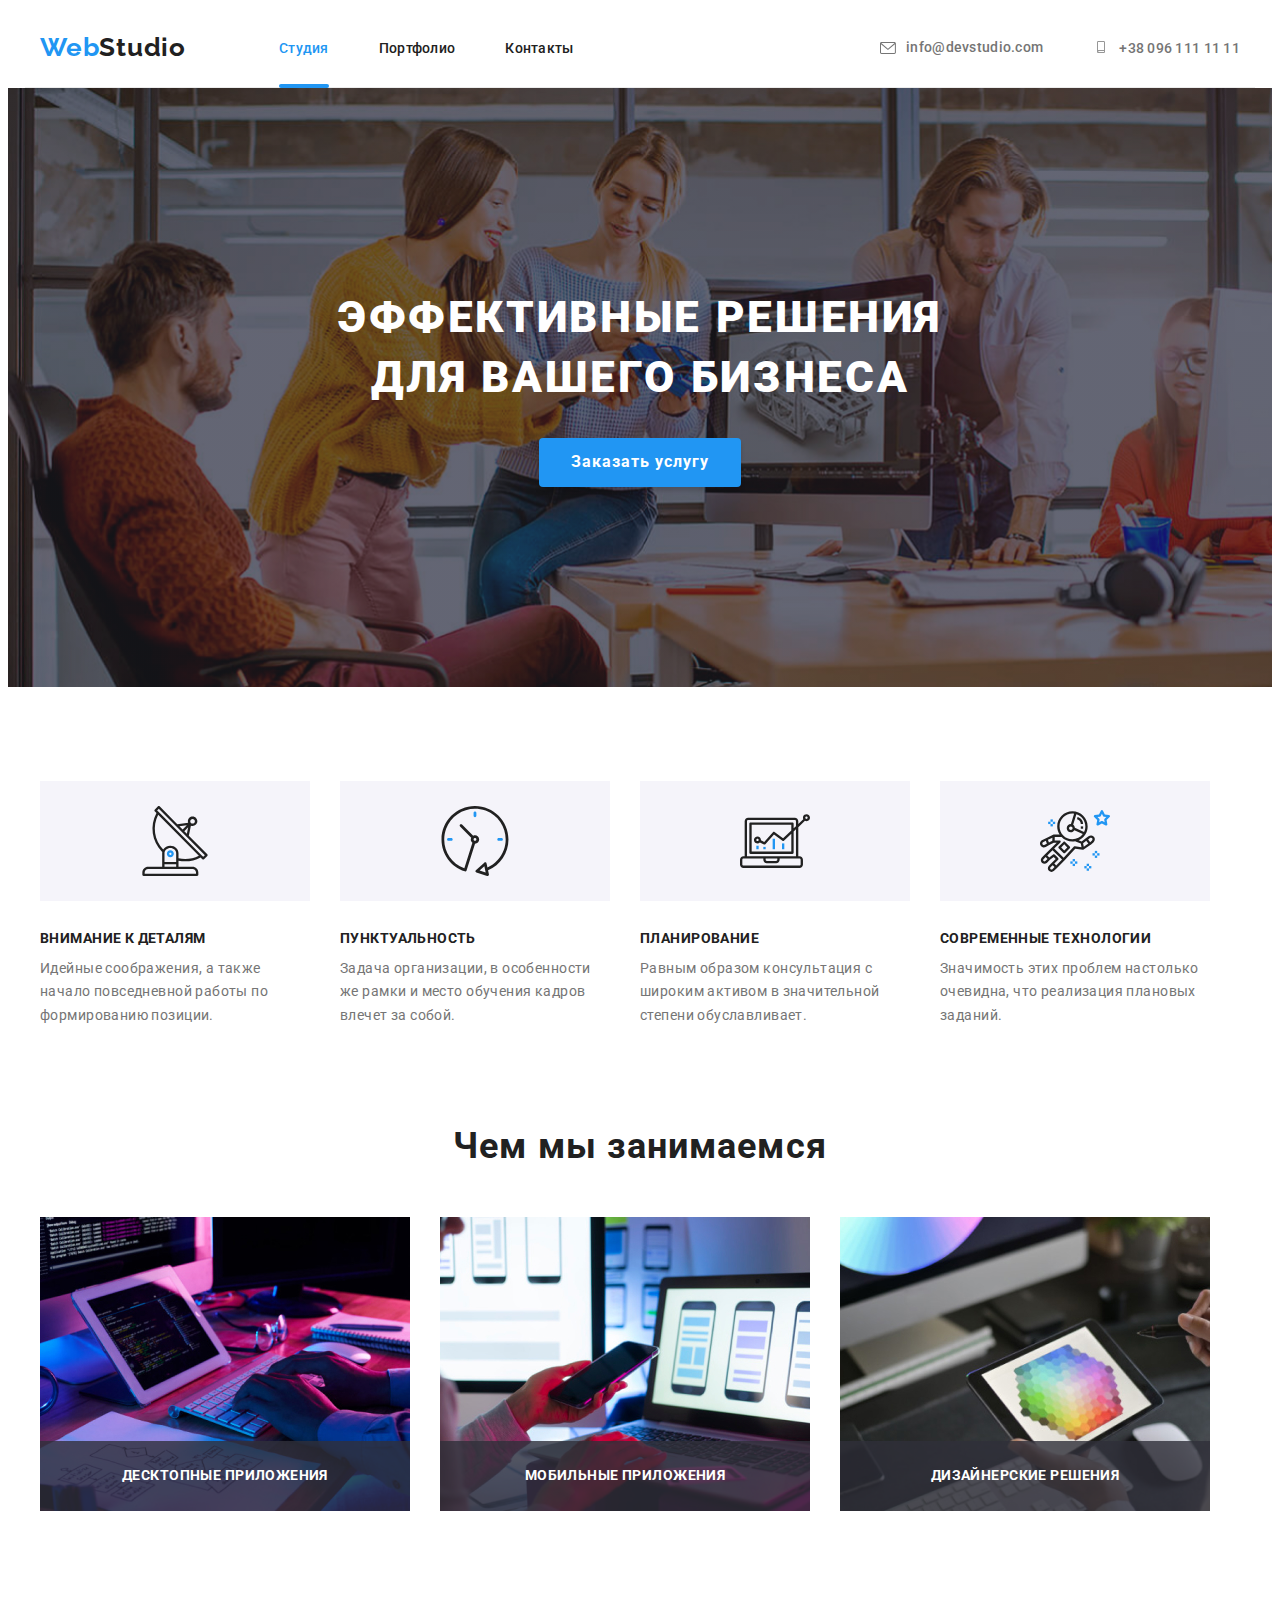
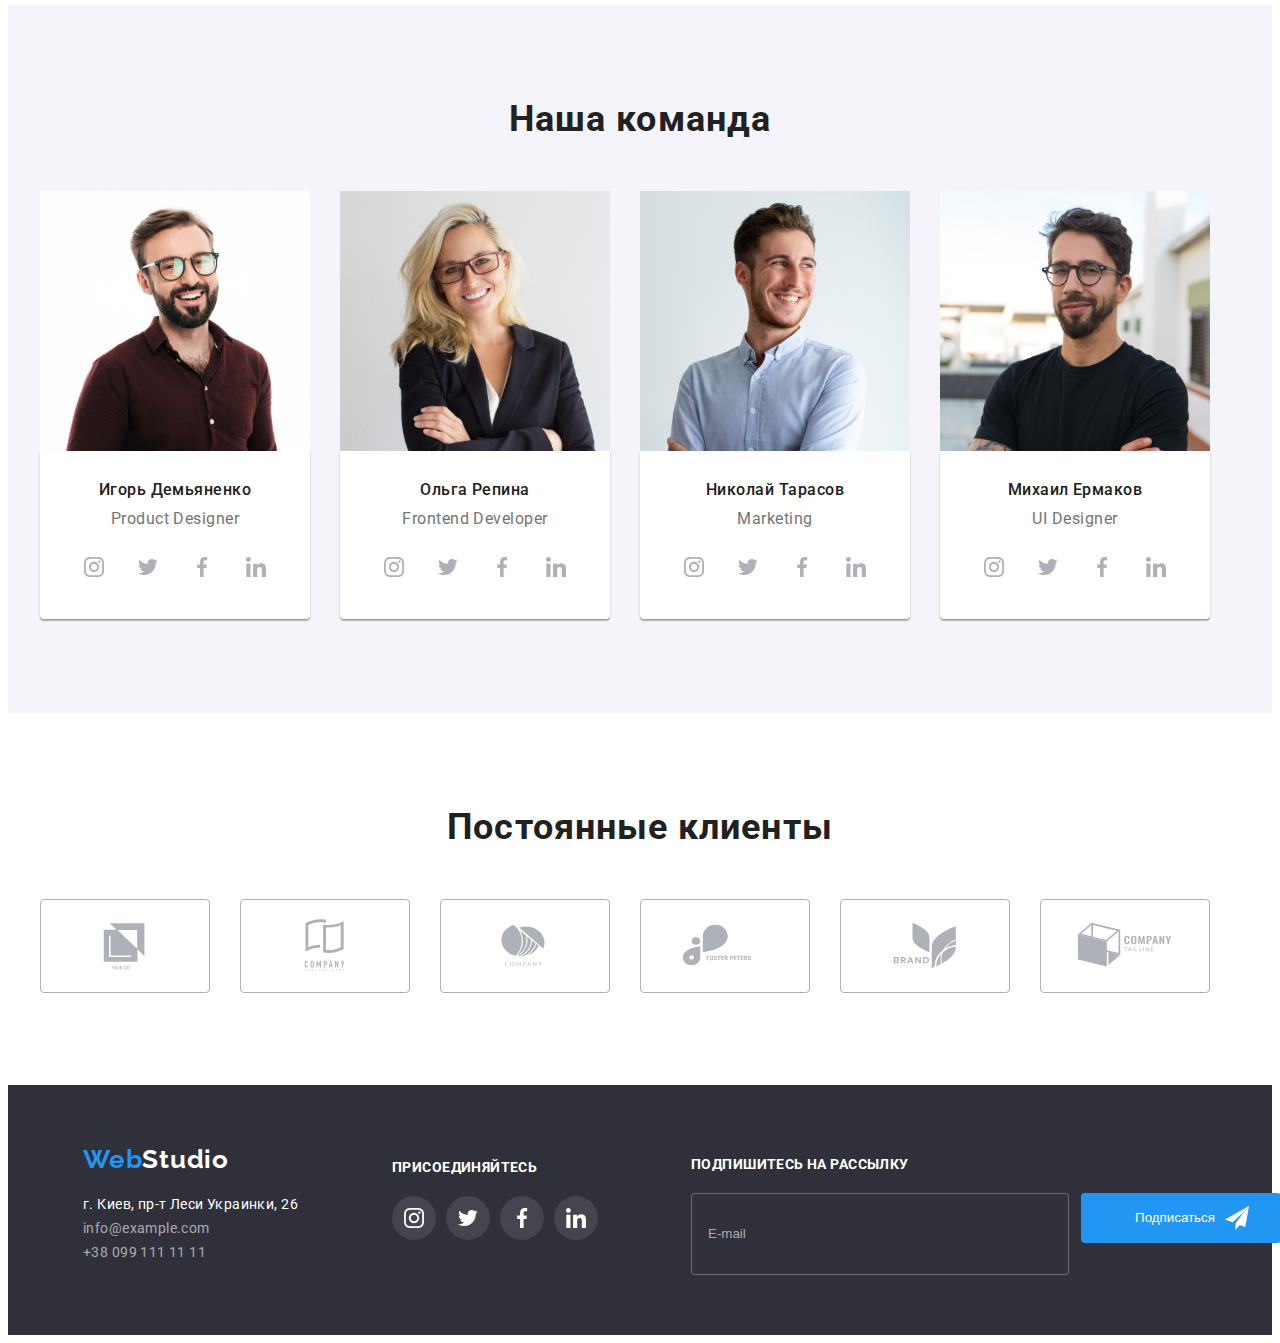
<file: goit-markup-hw-07/index.html>
<!DOCTYPE html>
<html lang="ru">
<head>
   <meta charset="UTF-8">
   <meta http-equiv="X-UA-Compatible" content="IE=edge">
   <meta name="viewport" content="width=device-width, initial-scale=1.0">
   <title>Мой бизнес</title>
   <link rel="preconnect" href="https://fonts.gstatic.com">
   <link rel="stylesheet" href="https://cdnjs.cloudflare.com/ajax/libs/modern-normalize/1.0.0/modern-normalize.min.css"
      integrity="sha512-ISS7cAi1PEhQ8jnbJpJZMd29NlhNj4AWYyLOSp2CE/CsHxTCu+r+t0D2yoJudVrd0/8fTVPUVDzY5Tvli75u/g=="
      crossorigin="anonymous" referrerpolicy="no-referrer" /> 
   <link href="https://fonts.googleapis.com/css2?family=Roboto:wght@400;500;700;900&display=swap" rel="stylesheet">
   <link href="https://fonts.googleapis.com/css2?family=Raleway:wght@700&display=swap" rel="stylesheet">
   <!-- <link rel="stylesheet" href="./css/style.css"> -->
   <link rel="stylesheet" href="./css/main.min.css">
   
   
</head>

<body>   
   <!-- HEADER -->
      <header class="header container">
         <div class="header__container">
         <nav class="nav">
            <a class="logo-link link" href="./index.html"><span class="logo-spn">Web</span>Studio</a>
            <ul class="menu">
               <li class="menu__item list">
                  <a class="menu__link link current" href="">Студия</a>
               </li>
               <li class="menu__item list">
                  <a class="menu__link link" href="./portfolio.html">Портфолио</a>
               </li>
               <li class="menu__item list">
                  <a class="menu__link link" href="">Контакты</a>
               </li>
            </ul>
         </nav>

            <ul class="menu-contact header__container">
               <li class="menu-contact__item list">
                  
                  <a  class="mail__link link" href="mailto:info@devstudio.com"><svg class="icon-header">
                     <use href="./images/sprite.svg#icon-envelope"></use>
                  </svg>info@devstudio.com</a>
               </li>

               <li class="menu-contact__item list">
                  
                  <a class="tel__link link" href="tel:+380961111111"><svg class="icon-header">
                     <use href="./images/sprite.svg#icon-smartphone"></use>
                  </svg>+38 096 111 11 11</a>
               </li>
            </ul>
         </div>
      </header>
      
      <!-- HERO --> 

      <main>
         <section class="hero">
            <div class="hero-main container">
               <h1 class="title">Эффективные решения для вашего бизнеса</h1>
               <button class="modal-btn" type="button" data-modal-open>Заказать услугу</button> 
            </div>
         </section>
         <section class="about-main section">
            <div class="about-list container">
               <h2 hidden>О нас</h2>
               <ul class="about-main-list">
                  <li class="about-main-list__item list antenna">
                     
                     <h3 class="about-hero__title">Внимание к деталям</h3>
                     <p class="about-hero__description">Идейные соображения, а также начало повседневной работы по формированию позиции.</p>
                  </li>
                  <li class="about-main-list__item list clock">
                     <div>
                        
                     </div>
                     <h3 class="about-hero__title">Пунктуальность</h3>
                     <p class="about-hero__description">Задача организации, в особенности же рамки и место обучения кадров влечет за собой.</p>
                  </li>
                  <li class="about-main-list__item list diagrama">
                     <div>
                       
                     </div>
                     <h3 class="about-hero__title">Планирование</h3>
                     <p class="about-hero__description">Равным образом консультация с широким активом в значительной степени обуславливает.</p>
                  </li>
                  <div>
                     
                  </div>
                  <li class="about-main-list__item list astronaft">
                     <h3 class="about-hero__title">Современные технологии</h3>
                     <p class="about-hero__description">Значимость этих проблем настолько очевидна, что реализация плановых заданий.</p>
                  </li>
               </ul>
         
         </div>
         
             
         </section>
      <section class="about-img container">
         <div>
         <h2 class="about-title">Чем мы занимаемся</h2>
         <ul class="about-img-list list">
            <li class="about-img-list__item">
               <img class="about-img-list__img" src="./images/about/about-img-3.jpg" alt="набирает текст на клавиатуре" width="370" height="294">
               <div class="label__box">
               <p class="label-text">Десктопные приложения</p>
               </div>
            </li>
            <li class="about-img-list__item">
               <img class="about-img-list__img" src="./images/about/about-img-1.jpg" alt="смотрит в телефон и в ноутбук" width="370" height="294">
               <div class="label__box">
                  <p class="label-text">Мобильные приложения</p>
               </div>
            </li>
            <li class="about-img-list__item">
               <img class="about-img-list__img" src="./images/about/about-img-2.jpg" alt="рисует на планшете" width="370" height="294">
               <div class="label__box">
                  <p class="label-text">Дизайнерские решения</p>
               </div>
            </li>
         </ul>
         </div>
      </section>

   <!-- НАША КОМАНДА -->

      <section class="our-team section">
         <div class="container">
         <h2 class="about-title">Наша команда</h2>
         <ul class="our-team-title-item">
            <li class="our-team-title-list list">
               <img class="our-team-list-img" src="./images/about/1.jpg" alt="Мужчина" width="270" height="260">
                  <div class="people-box">
                  <h3 class="our-team-title">Игорь Демьяненко</h3>
                  <p class="description-text" lang="en">Product Designer</p>
                  <ul class="social-list list">
                     <li class="social-list-item">
                        <a href="" class="social-list-link link">
                           <svg class="social-list-icon">
                              <use href="./images/sprite.svg#icon-instagram"></use>
                           </svg>
                        </a>
                     </li>
                     <li class="social-list-item">
                        <a href="" class="social-list-link link">
                           <svg class="social-list-icon">
                              <use href="./images/sprite.svg#icon-twitter"></use>
                           </svg>
                        </a>
                     </li>
                     <li class="social-list-item">
                        <a href="" class="social-list-link link">
                           <svg class="social-list-icon">
                              <use href="./images/sprite.svg#icon-facebook"></use>
                           </svg>
                        </a>
                     </li>
                     <li class="social-list-item">
                        <a href="" class="social-list-link link">
                           <svg class="social-list-icon">
                              <use href="./images/sprite.svg#icon-linkedin"></use>
                           </svg>
                        </a>
                     </li>
                  </ul>
                  </div>
            </li>
            <li class="our-team-title-list list">
               <img class="our-team-list-img" src="./images/about/2.jpg" alt="Женщина" width="270" height="260">
                  <div class="people-box">
                  <h3 class="our-team-title">Ольга Репина</h3>
                  <p class="description-text" lang="en">Frontend Developer</p>
                  <ul class="social-list list">
                     <li class="social-list-item">
                        <a href="" class="social-list-link link">
                           <svg class="social-list-icon">
                              <use href="./images/sprite.svg#icon-instagram"></use>
                           </svg>
                        </a>
                     </li>
                     <li class="social-list-item">
                        <a href="" class="social-list-link link">
                           <svg class="social-list-icon">
                              <use href="./images/sprite.svg#icon-twitter"></use>
                           </svg>
                        </a>
                     </li>
                     <li class="social-list-item">
                        <a href="" class="social-list-link link">
                           <svg class="social-list-icon">
                              <use href="./images/sprite.svg#icon-facebook"></use>
                           </svg>
                        </a>
                     </li>
                     <li class="social-list-item">
                        <a href="" class="social-list-link link">
                           <svg class="social-list-icon">
                              <use href="./images/sprite.svg#icon-linkedin"></use>
                           </svg>
                        </a>
                     </li>
                  </ul>
                  </div>
            </li>
            <li class="our-team-title-list list">
               <img class="our-team-list-img" src="./images/about/3.jpg" alt="Мужчина" width="270" height="260">
                  <div class="people-box">
                  <h3 class="our-team-title">Николай Тарасов</h3>
                  <p class="description-text" lang="en">Marketing</p>
                  <ul class="social-list list">
                     <li class="social-list-item">
                        <a href="" class="social-list-link link">
                           <svg class="social-list-icon">
                              <use href="./images/sprite.svg#icon-instagram"></use>
                           </svg>
                        </a>
                     </li>
                     <li class="social-list-item">
                        <a href="" class="social-list-link link">
                           <svg class="social-list-icon">
                              <use href="./images/sprite.svg#icon-twitter"></use>
                           </svg>
                        </a>
                     </li>
                     <li class="social-list-item">
                        <a href="" class="social-list-link link">
                           <svg class="social-list-icon">
                              <use href="./images/sprite.svg#icon-facebook"></use>
                           </svg>
                        </a>
                     </li>
                     <li class="social-list-item">
                        <a href="" class="social-list-link link">
                           <svg class="social-list-icon">
                              <use href="./images/sprite.svg#icon-linkedin"></use>
                           </svg>
                        </a>
                     </li>
                  </ul>
                  </div>
            </li>
            <li class="our-team-title-list list">
               <img class="our-team-list-img" src="./images/about/4.jpg" alt="Мужчина" width="270" height="260">
                  <div class="people-box">
                  <h3 class="our-team-title">Михаил Ермаков</h3>
                  <p class="description-text" lang="en">UI Designer</p>
                  <ul class="social-list list">
                     <li class="social-list-item">
                        <a href="" class="social-list-link link">
                           <svg class="social-list-icon">
                              <use href="./images/sprite.svg#icon-instagram"></use>
                           </svg>
                        </a>
                     </li>
                     <li class="social-list-item">
                        <a href="" class="social-list-link link">
                           <svg class="social-list-icon">
                              <use href="./images/sprite.svg#icon-twitter"></use>
                           </svg>
                        </a>
                     </li>
                     <li class="social-list-item">
                        <a href="" class="social-list-link link">
                           <svg class="social-list-icon">
                              <use href="./images/sprite.svg#icon-facebook"></use>
                           </svg>
                        </a>
                     </li>
                     <li class="social-list-item">
                        <a href="" class="social-list-link link">
                           <svg class="social-list-icon">
                              <use href="./images/sprite.svg#icon-linkedin"></use>
                           </svg>
                        </a>
                     </li>
                  </ul>
                  </div>
            </li>
         </ul>
         </div>
      </section>
      
      <!-- Постоянные клиенты -->
      <section class="section">
         
         
         <div class="container">
            <h2 class="about-title">Постоянные клиенты</h2>
            <ul class="list clients-list">
            <li class="img-item">
               <a class="link link-clients" href="#">
               <svg class="clients-icon" width="106" height="60">
                  <use href="./images/sprite.svg#icon-Logo"></use>
               </svg>
            </a>
            </li>
            <li class="img-item">
               <a class="link link-clients" href="#">
               <svg class="clients-icon">
                  <use href="./images/sprite.svg#icon-Logo1"></use>
               </svg>
               </a>
            </li>
            <li class="img-item">
               <a class="link link-clients" href="#">
               <svg class="clients-icon">
                  <use href="./images/sprite.svg#icon-Logo2"></use>
               </svg>
               </a>
            </li>
            <li class="img-item">
               <a class="link link-clients" href="#">
               <svg class="clients-icon">
                  <use href="./images/sprite.svg#icon-Logo3"></use>
               </svg>
               </a>
            </li>
            <li class="img-item">
               <a class="link link-clients" href="#">
               <svg class="clients-icon">
                  <use href="./images/sprite.svg#icon-Logo4"></use>
               </svg>
               </a>
            </li>
            <li class="img-item">
               <a class="link link-clients" href="#">
               <svg class="clients-icon">
                  <use href="./images/sprite.svg#icon-Logo5"></use>
               </svg>
               </a>
               </li>
            </ul>

         
      </div>

      </section>

   </main>


   
      
      <!-- FOOTER -->

      <footer class="footer">
         <div class="container footer-container">
            <div class="footer-left">
         <a class="logo-link link" href="./index.html"><span class="logo-spn">Web</span><span class="logo-spn-one">Studio</span></a> 
         <address class="menu-address">
            <ul class="menu-address-list">
               <li class="menu-address-list-item list">
                  <a class="menu-address-link address link" href="https://goo.gl/maps/8WUCSVfqSB3JujeC7" target="_blank">г. Киев, пр-т Леси Украинки, 26</a>
               </li>
               <li class="menu-address-list-item list">
                  <a class="menu-address-link link" href="mailto:info@example.com">info@example.com</a>
               </li>
               <li class="menu-address-list-item list">
                  <a class="menu-address-link link" href="tel:+380991111111">+38 099 111 11 11</a>
               </li>
            </ul>
         </address>
      </div>

      <div class="footer-right">
         <b class="footer-text">Присоединяйтесь</b>
         <ul class="footer-list">
         <li class="social-list-item list">
            <a href="" class="social-list-link-footer link">
               <svg class="social-list-icon-footer">
                  <use href="./images/sprite.svg#icon-instagram"></use>
               </svg>
            </a>
            </li>
            <li class="social-list-item list">
               <a href="" class="social-list-link-footer link">
                  <svg class="social-list-icon-footer">
                     <use href="./images/sprite.svg#icon-twitter"></use>
                  </svg>
               </a>
            </li>
            <li class="social-list-item list">
               <a href="" class="social-list-link-footer link">
                  <svg class="social-list-icon-footer">
                     <use href="./images/sprite.svg#icon-facebook"></use>
                  </svg>
               </a>
            </li>
            <li class="social-list-item list">
               <a href="" class="social-list-link-footer link">
                  <svg class="social-list-icon-footer">
                     <use href="./images/sprite.svg#icon-linkedin"></use>
                  </svg>
               </a>
            </li>
            
         </ul>
      </div>
   
      <div class="footer-right-form">
      <form action="#" class="footer-form">
         <p class="footer-text-form">Подпишитесь на рассылку</p>
         <div class="modal-footer-form">
            <input type="mail" name="user-mail" class="footer-form-input" placeholder="E-mail">
               <button type="button" class="send-btn">Подписаться
                  <svg class="icon-footer">
                     <use href="./images/sprite.svg#icon-icon-send"></use>
                  </svg>
               </button>
               </div>

         </form>
         </div>
      </div>

      </footer>
      <div class="backdrop is-hidden" data-modal>
         <div class="modal">
            <button  type="button" class="modal-close-btn" data-modal-close>
               <svg class="modal-close-btn-svg">
                  <use href="./images/sprite.svg#icon-close"></use>
               </svg>
            </button>
            <form action="#" class="modal-form">
               <p class="modal-form-head">Оставьте свои данные, мы вам перезвоним</p>
               <label class="modal-form-field">
                  Имя
                  <span class="modal-form-input-wrapper">
                     <input type="text" name="user-name" class="modal-form-input" minlength="2" placeholder="Maksim">
                     <svg class="modal-form-icon">
                        <use href="./images/sprite.svg#icon-person-black-18dp-1"></use>
                     </svg>
                  </span>
               </label>
               <label class="modal-form-field">
                  Телефон
                  <span class="modal-form-input-wrapper">
                  <input type="tel" name="user-phone" class="modal-form-input" pattern="[0-9]{3}-[0-9]{3}-[0-9]{2}-[0-9]{2}" title="096-111-11-11" placeholder="096-111-11-11">
                  <svg class="modal-form-icon">
                     <use href="./images/sprite.svg#icon-phone-black-18dp-1"></use>
                  </svg>
                  </span>
               </label>
               <label class="modal-form-field">
                  Почта
                  <span class="modal-form-input-wrapper">
                  <input type="mail" name="user-mail" class="modal-form-input" placeholder="qwerty@gmail.com">
                  <svg class="modal-form-icon">
                     <use href="./images/sprite.svg#icon-email-black-18dp-1"></use>
                  </svg>
                  </span>
               </label>
               <label class="modal-form-field">
                  Комментарий
                  <span class="modal-form-input-wrapper">
                     <textarea name="user-message" class="modal-form-message" placeholder="Введите текст"></textarea>
                  </span>
                  
               </label>
               <input type="checkbox" name="user-policy" class="modal-form-checkbox visually-hidden" id="checkbox-policy" required>
               <label for="checkbox-policy" class="modal-form-checkbox-policy">Соглашаюсь с рассылкой и принимаю <a class="modal-form-policy-link" href="">Условия договора</a></label>
               <button type="submit" class="modal-form-btn">Отправить</button>
            </form>
         </div>
      </div>
      <script src="./js/modal.js"></script>

   </body>
</html>
</file>
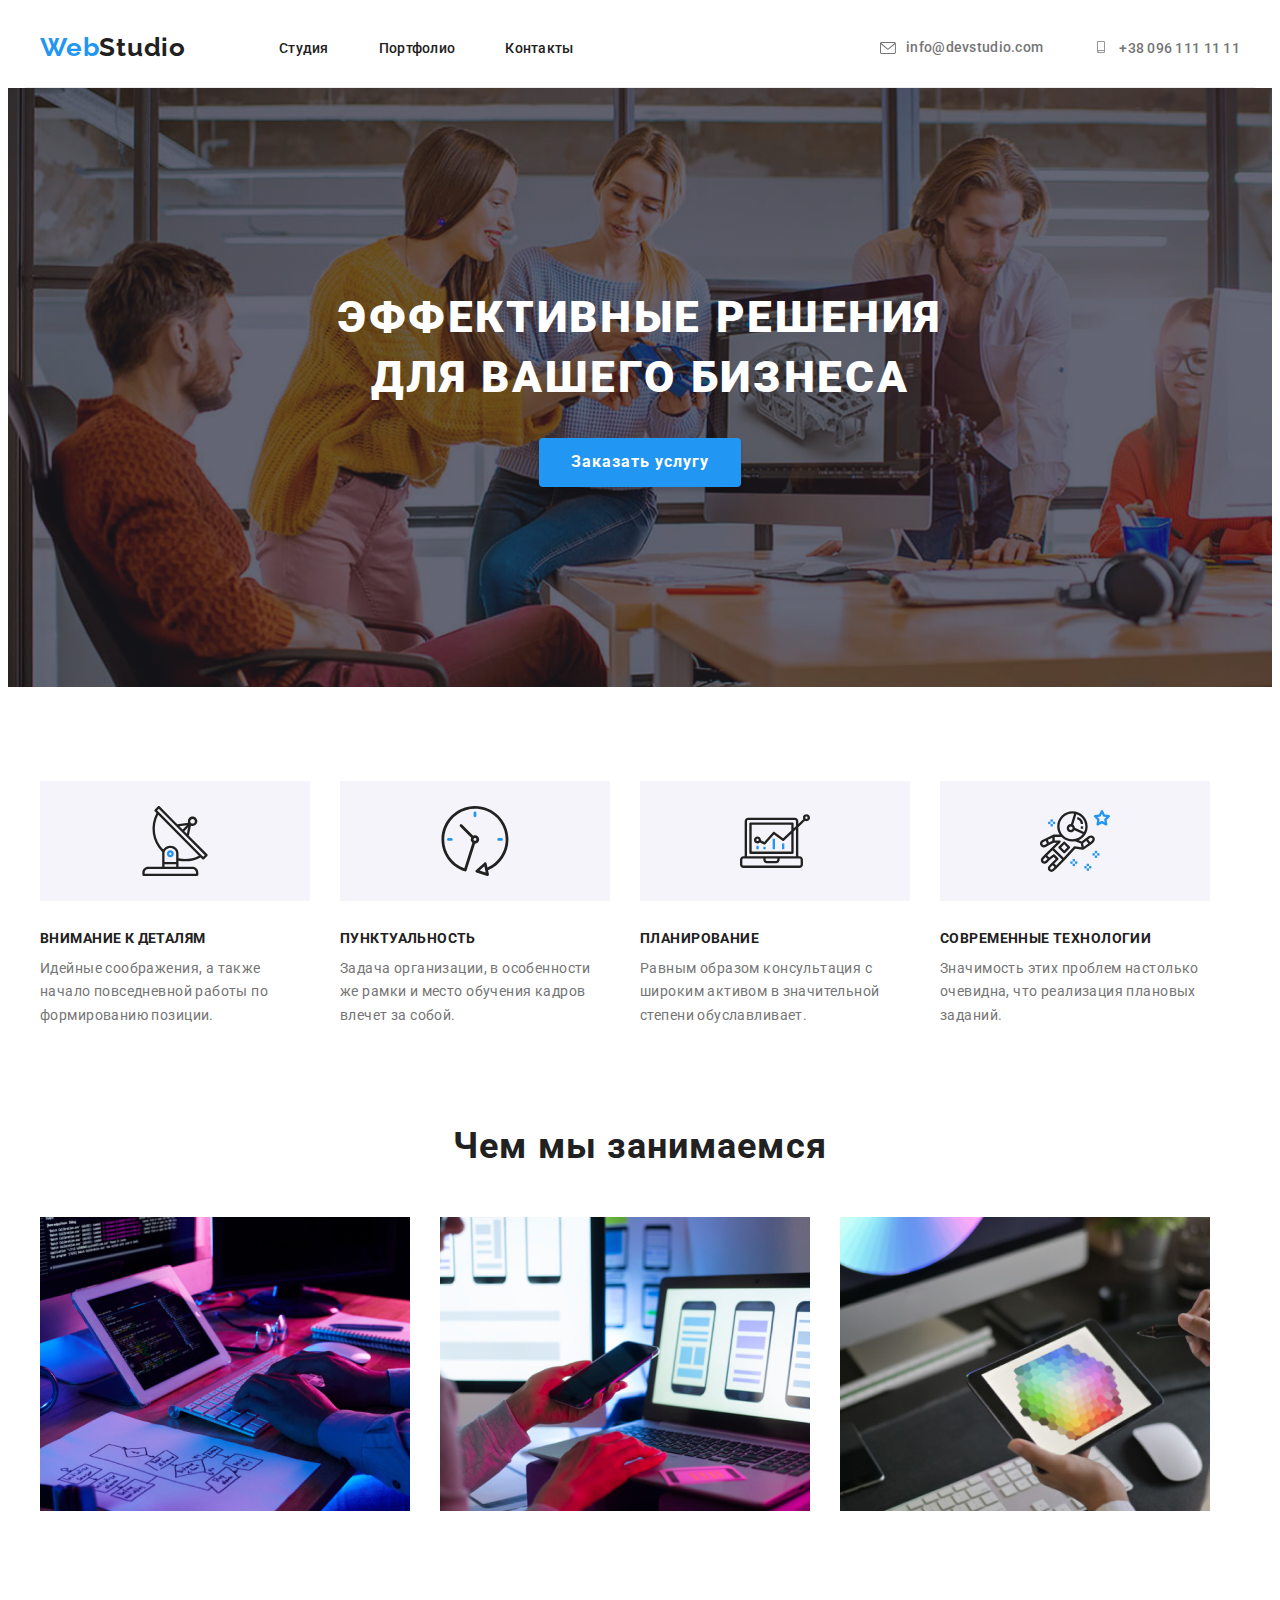
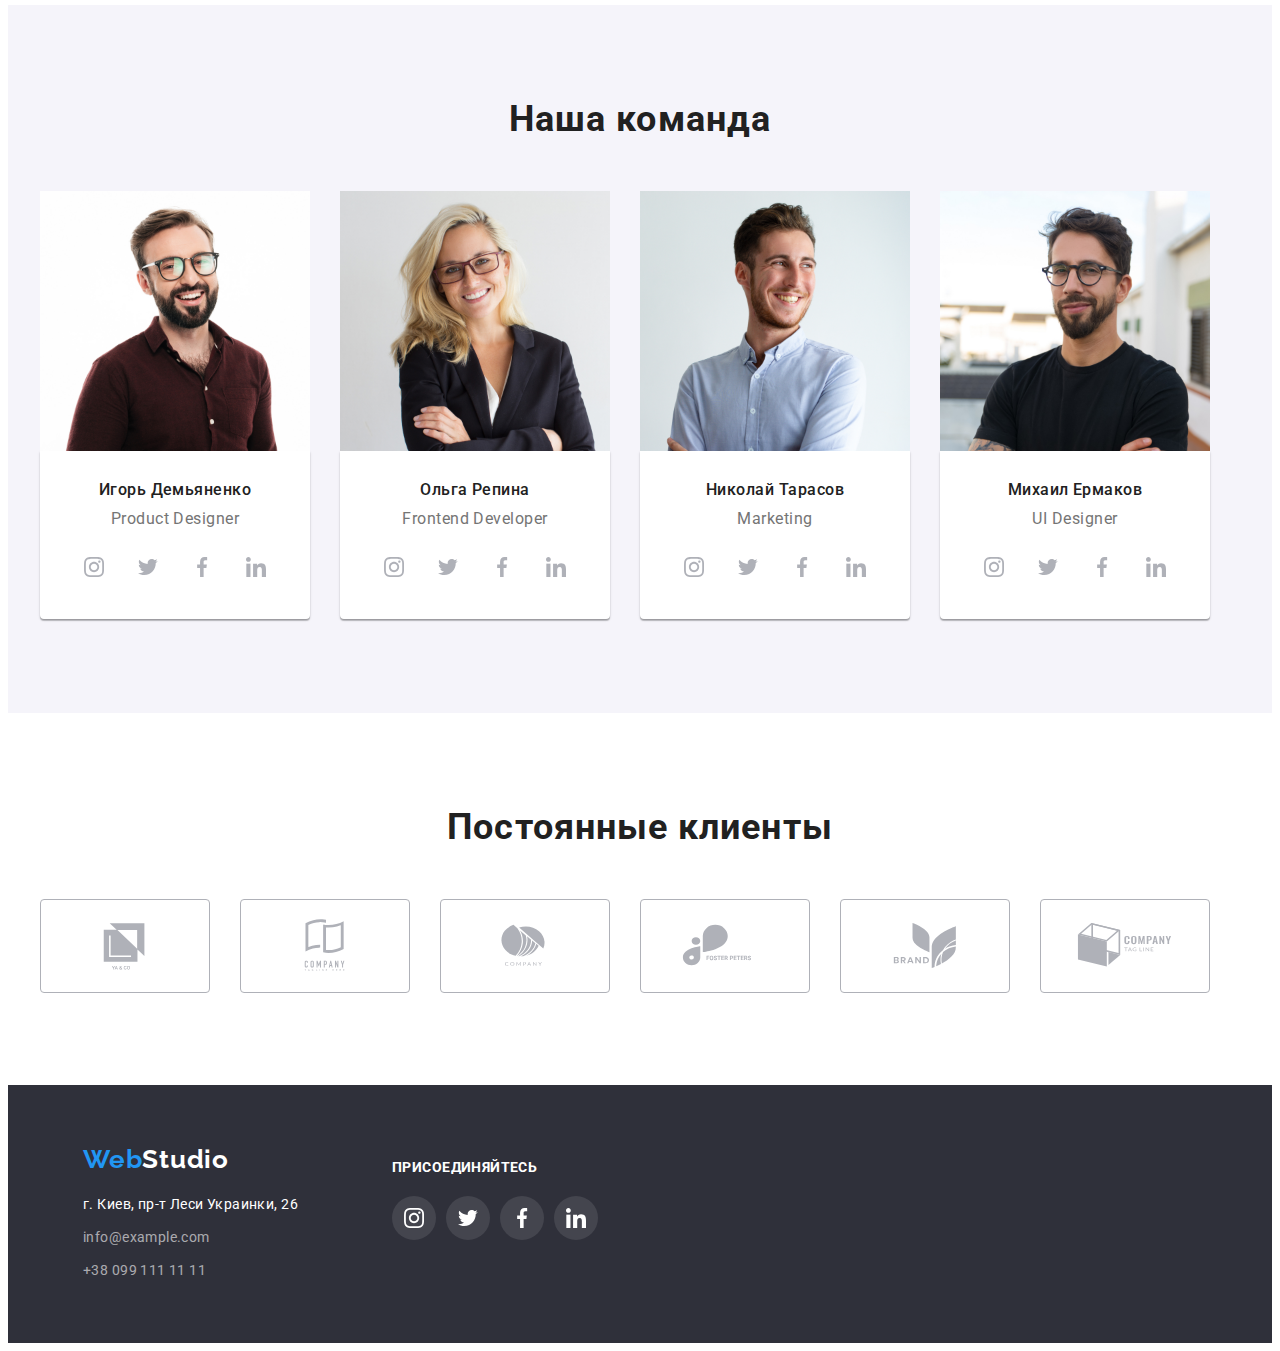
<file: goit-markup-hw-03/goit-markup-hw-04/index.html>
<!DOCTYPE html>
<html lang="ru">
<head>
   <meta charset="UTF-8">
   <meta http-equiv="X-UA-Compatible" content="IE=edge">
   <meta name="viewport" content="width=device-width, initial-scale=1.0">
   <title>Мой бизнес</title>
   <link rel="preconnect" href="https://fonts.gstatic.com">
   <link rel="stylesheet" href="https://cdnjs.cloudflare.com/ajax/libs/modern-normalize/1.0.0/modern-normalize.min.css"
      integrity="sha512-ISS7cAi1PEhQ8jnbJpJZMd29NlhNj4AWYyLOSp2CE/CsHxTCu+r+t0D2yoJudVrd0/8fTVPUVDzY5Tvli75u/g=="
      crossorigin="anonymous" referrerpolicy="no-referrer" /> 
   <link href="https://fonts.googleapis.com/css2?family=Roboto:wght@400;500;700;900&display=swap" rel="stylesheet">
   <link href="https://fonts.googleapis.com/css2?family=Raleway:wght@700&display=swap" rel="stylesheet">
   <link rel="stylesheet" href="./css/style.css">
   
</head>

<body>   
   <!-- HEADER -->
      <header class="header container">
         <div class="header-container">
         <nav class="navigation">
            <a class="logo-link link" href="./index.html"><span class="logo-spn">Web</span>Studio</a>
            <ul class="menu-list">
               <li class="menu-item list">
                  <a class="menu-link link" href="">Студия</a>
               </li>
               <li class="menu-item list">
                  <a class="menu-link link" href="./portfolio.html">Портфолио</a>
               </li>
               <li class="menu-item list">
                  <a class="menu-link link" href="">Контакты</a>
               </li>
            </ul>
         </nav>

            <ul class="menu-contact header-container">
               <li class="menu-contact-item list">
                  
                  <a  class="mail-link link" href="mailto:info@devstudio.com"><svg class="icon-header">
                     <use href="./images/sprite.svg#icon-envelope"></use>
                  </svg>info@devstudio.com</a>
               </li>

               <li class="menu-contact-item list">
                  
                  <a class="tel-link link" href="tel:+380961111111"><svg class="icon-header">
                     <use href="./images/sprite.svg#icon-smartphone"></use>
                  </svg>+38 096 111 11 11</a>
               </li>
            </ul>
         </div>
      </header>
      
      <!-- HERO --> 

      <main>
         <section class="hero">
            <div class="hero-main container">
               <h1 class="hero-title">Эффективные решения для вашего бизнеса</h1>
               <button class="modal-btn" type="button">Заказать услугу</button> 
            </div>
         </section>
         <section class="about-main section">
            <div class="about-list container">
               <h2 hidden>О нас</h2>
               <ul class="about-main-list">
                  <li class="about-main-list-item list antenna">
                     
                     <h3 class="about-hero-title">Внимание к деталям</h3>
                     <p class="description">Идейные соображения, а также начало повседневной работы по формированию позиции.</p>
                  </li>
                  <li class="about-main-list-item list clock">
                     <div>
                        
                     </div>
                     <h3 class="about-hero-title">Пунктуальность</h3>
                     <p class="description">Задача организации, в особенности же рамки и место обучения кадров влечет за собой.</p>
                  </li>
                  <li class="about-main-list-item list diagrama">
                     <div>
                       
                     </div>
                     <h3 class="about-hero-title">Планирование</h3>
                     <p class="description">Равным образом консультация с широким активом в значительной степени обуславливает.</p>
                  </li>
                  <div>
                     
                  </div>
                  <li class="about-main-list-item list astronaft">
                     <h3 class="about-hero-title">Современные технологии</h3>
                     <p class="description">Значимость этих проблем настолько очевидна, что реализация плановых заданий.</p>
                  </li>
               </ul>
         
         </div>
         
             
         </section>
      <section class="about-img container">
         <div>
         <h2 class="about-title">Чем мы занимаемся</h2>
         <ul class="about-img-list list">
            <li class="about-img-item">
               <img class="about-img-list-img" src="./images/about/about-img-3.jpg" alt="набирает текст на клавиатуре" width="370" height="294">
            </li>
            <li class="about-img-item">
               <img class="about-img-list-img" src="./images/about/about-img-1.jpg" alt="смотрит в телефон и в ноутбук" width="370" height="294">
            </li>
            <li class="about-img-item">
               <img class="about-img-list-img" src="./images/about/about-img-2.jpg" alt="рисует на планшете" width="370" height="294">
            </li>
         </ul>
         </div>
      </section>

   <!-- НАША КОМАНДА -->

      <section class="our-team section">
         <div class="container">
         <h2 class="about-title">Наша команда</h2>
         <ul class="our-team-title-item">
            <li class="our-team-title-list list">
               <img class="our-team-list-img" src="./images/about/1.jpg" alt="Мужчина" width="270" height="260">
                  <div class="people-box">
                  <h3 class="our-team-title">Игорь Демьяненко</h3>
                  <p class="description-text" lang="en">Product Designer</p>
                  <ul class="social-list list">
                     <li class="social-list-item">
                        <a href="" class="social-list-link link">
                           <svg class="social-list-icon">
                              <use href="./images/sprite.svg#icon-instagram"></use>
                           </svg>
                        </a>
                     </li>
                     <li class="social-list-item">
                        <a href="" class="social-list-link link">
                           <svg class="social-list-icon">
                              <use href="./images/sprite.svg#icon-twitter"></use>
                           </svg>
                        </a>
                     </li>
                     <li class="social-list-item">
                        <a href="" class="social-list-link link">
                           <svg class="social-list-icon">
                              <use href="./images/sprite.svg#icon-facebook"></use>
                           </svg>
                        </a>
                     </li>
                     <li class="social-list-item">
                        <a href="" class="social-list-link link">
                           <svg class="social-list-icon">
                              <use href="./images/sprite.svg#icon-linkedin"></use>
                           </svg>
                        </a>
                     </li>
                  </ul>
                  </div>
            </li>
            <li class="our-team-title-list list">
               <img class="our-team-list-img" src="./images/about/2.jpg" alt="Женщина" width="270" height="260">
                  <div class="people-box">
                  <h3 class="our-team-title">Ольга Репина</h3>
                  <p class="description-text" lang="en">Frontend Developer</p>
                  <ul class="social-list list">
                     <li class="social-list-item">
                        <a href="" class="social-list-link link">
                           <svg class="social-list-icon">
                              <use href="./images/sprite.svg#icon-instagram"></use>
                           </svg>
                        </a>
                     </li>
                     <li class="social-list-item">
                        <a href="" class="social-list-link link">
                           <svg class="social-list-icon">
                              <use href="./images/sprite.svg#icon-twitter"></use>
                           </svg>
                        </a>
                     </li>
                     <li class="social-list-item">
                        <a href="" class="social-list-link link">
                           <svg class="social-list-icon">
                              <use href="./images/sprite.svg#icon-facebook"></use>
                           </svg>
                        </a>
                     </li>
                     <li class="social-list-item">
                        <a href="" class="social-list-link link">
                           <svg class="social-list-icon">
                              <use href="./images/sprite.svg#icon-linkedin"></use>
                           </svg>
                        </a>
                     </li>
                  </ul>
                  </div>
            </li>
            <li class="our-team-title-list list">
               <img class="our-team-list-img" src="./images/about/3.jpg" alt="Мужчина" width="270" height="260">
                  <div class="people-box">
                  <h3 class="our-team-title">Николай Тарасов</h3>
                  <p class="description-text" lang="en">Marketing</p>
                  <ul class="social-list list">
                     <li class="social-list-item">
                        <a href="" class="social-list-link link">
                           <svg class="social-list-icon">
                              <use href="./images/sprite.svg#icon-instagram"></use>
                           </svg>
                        </a>
                     </li>
                     <li class="social-list-item">
                        <a href="" class="social-list-link link">
                           <svg class="social-list-icon">
                              <use href="./images/sprite.svg#icon-twitter"></use>
                           </svg>
                        </a>
                     </li>
                     <li class="social-list-item">
                        <a href="" class="social-list-link link">
                           <svg class="social-list-icon">
                              <use href="./images/sprite.svg#icon-facebook"></use>
                           </svg>
                        </a>
                     </li>
                     <li class="social-list-item">
                        <a href="" class="social-list-link link">
                           <svg class="social-list-icon">
                              <use href="./images/sprite.svg#icon-linkedin"></use>
                           </svg>
                        </a>
                     </li>
                  </ul>
                  </div>
            </li>
            <li class="our-team-title-list list">
               <img class="our-team-list-img" src="./images/about/4.jpg" alt="Мужчина" width="270" height="260">
                  <div class="people-box">
                  <h3 class="our-team-title">Михаил Ермаков</h3>
                  <p class="description-text" lang="en">UI Designer</p>
                  <ul class="social-list list">
                     <li class="social-list-item">
                        <a href="" class="social-list-link link">
                           <svg class="social-list-icon">
                              <use href="./images/sprite.svg#icon-instagram"></use>
                           </svg>
                        </a>
                     </li>
                     <li class="social-list-item">
                        <a href="" class="social-list-link link">
                           <svg class="social-list-icon">
                              <use href="./images/sprite.svg#icon-twitter"></use>
                           </svg>
                        </a>
                     </li>
                     <li class="social-list-item">
                        <a href="" class="social-list-link link">
                           <svg class="social-list-icon">
                              <use href="./images/sprite.svg#icon-facebook"></use>
                           </svg>
                        </a>
                     </li>
                     <li class="social-list-item">
                        <a href="" class="social-list-link link">
                           <svg class="social-list-icon">
                              <use href="./images/sprite.svg#icon-linkedin"></use>
                           </svg>
                        </a>
                     </li>
                  </ul>
                  </div>
            </li>
         </ul>
         </div>
      </section>
      
      <!-- Постоянные клиенты -->
      <section class="section">
         
         
         <div class="container">
            <h2 class="about-title">Постоянные клиенты</h2>
            <ul class="list clients-list">
            <li class="img-item">
               <a class="link link-clients" href="#">
               <svg class="clients-icon" width="106" height="60">
                  <use href="./images/sprite.svg#icon-Logo"></use>
               </svg>
            </a>
            </li>
            <li class="img-item">
               <a class="link link-clients" href="#">
               <svg class="clients-icon">
                  <use href="./images/sprite.svg#icon-Logo1"></use>
               </svg>
               </a>
            </li>
            <li class="img-item">
               <a class="link link-clients" href="#">
               <svg class="clients-icon">
                  <use href="./images/sprite.svg#icon-Logo2"></use>
               </svg>
               </a>
            </li>
            <li class="img-item">
               <a class="link link-clients" href="#">
               <svg class="clients-icon">
                  <use href="./images/sprite.svg#icon-Logo3"></use>
               </svg>
               </a>
            </li>
            <li class="img-item">
               <a class="link link-clients" href="#">
               <svg class="clients-icon">
                  <use href="./images/sprite.svg#icon-Logo4"></use>
               </svg>
               </a>
            </li>
            <li class="img-item">
               <a class="link link-clients" href="#">
               <svg class="clients-icon">
                  <use href="./images/sprite.svg#icon-Logo5"></use>
               </svg>
               </a>
               </li>
            </ul>

         
      </div>

      </section>

   </main>


   
      
      <!-- FOOTER -->

      <footer class="footer">
         <div class="container footer-container">
            <div class="footer-left">
         <a class="logo-link link" href="./index.html"><span class="logo-spn">Web</span><span class="logo-spn-one">Studio</span></a> 
         <address class="menu-address">
            <ul class="menu-address-list">
               <li class="menu-address-list-item list">
                  <a class="menu-address-link address link" href="https://goo.gl/maps/8WUCSVfqSB3JujeC7" target="_blank">г. Киев, пр-т Леси Украинки, 26</a>
               </li>
               <li class="menu-address-list-item list">
                  <a class="menu-address-link link" href="mailto:info@example.com">info@example.com</a>
               </li>
               <li class="menu-address-list-item list">
                  <a class="menu-address-link link" href="tel:+380991111111">+38 099 111 11 11</a>
               </li>
            </ul>
         </address>
      </div>

      <div class="footer-right">
         <b class="footer-text">Присоединяйтесь</b>
         <ul class="footer-list">
         <li class="social-list-item list">
            <a href="" class="social-list-link-footer link">
               <svg class="social-list-icon-footer">
                  <use href="./images/sprite.svg#icon-instagram"></use>
               </svg>
            </a>
            </li>
            <li class="social-list-item list">
               <a href="" class="social-list-link-footer link">
                  <svg class="social-list-icon-footer">
                     <use href="./images/sprite.svg#icon-twitter"></use>
                  </svg>
               </a>
            </li>
            <li class="social-list-item list">
               <a href="" class="social-list-link-footer link">
                  <svg class="social-list-icon-footer">
                     <use href="./images/sprite.svg#icon-facebook"></use>
                  </svg>
               </a>
            </li>
            <li class="social-list-item list">
               <a href="" class="social-list-link-footer link">
                  <svg class="social-list-icon-footer">
                     <use href="./images/sprite.svg#icon-linkedin"></use>
                  </svg>
               </a>
            </li>
            
         </ul>
      </div>
   </div>
      </footer>

   </body>
</html>
</file>
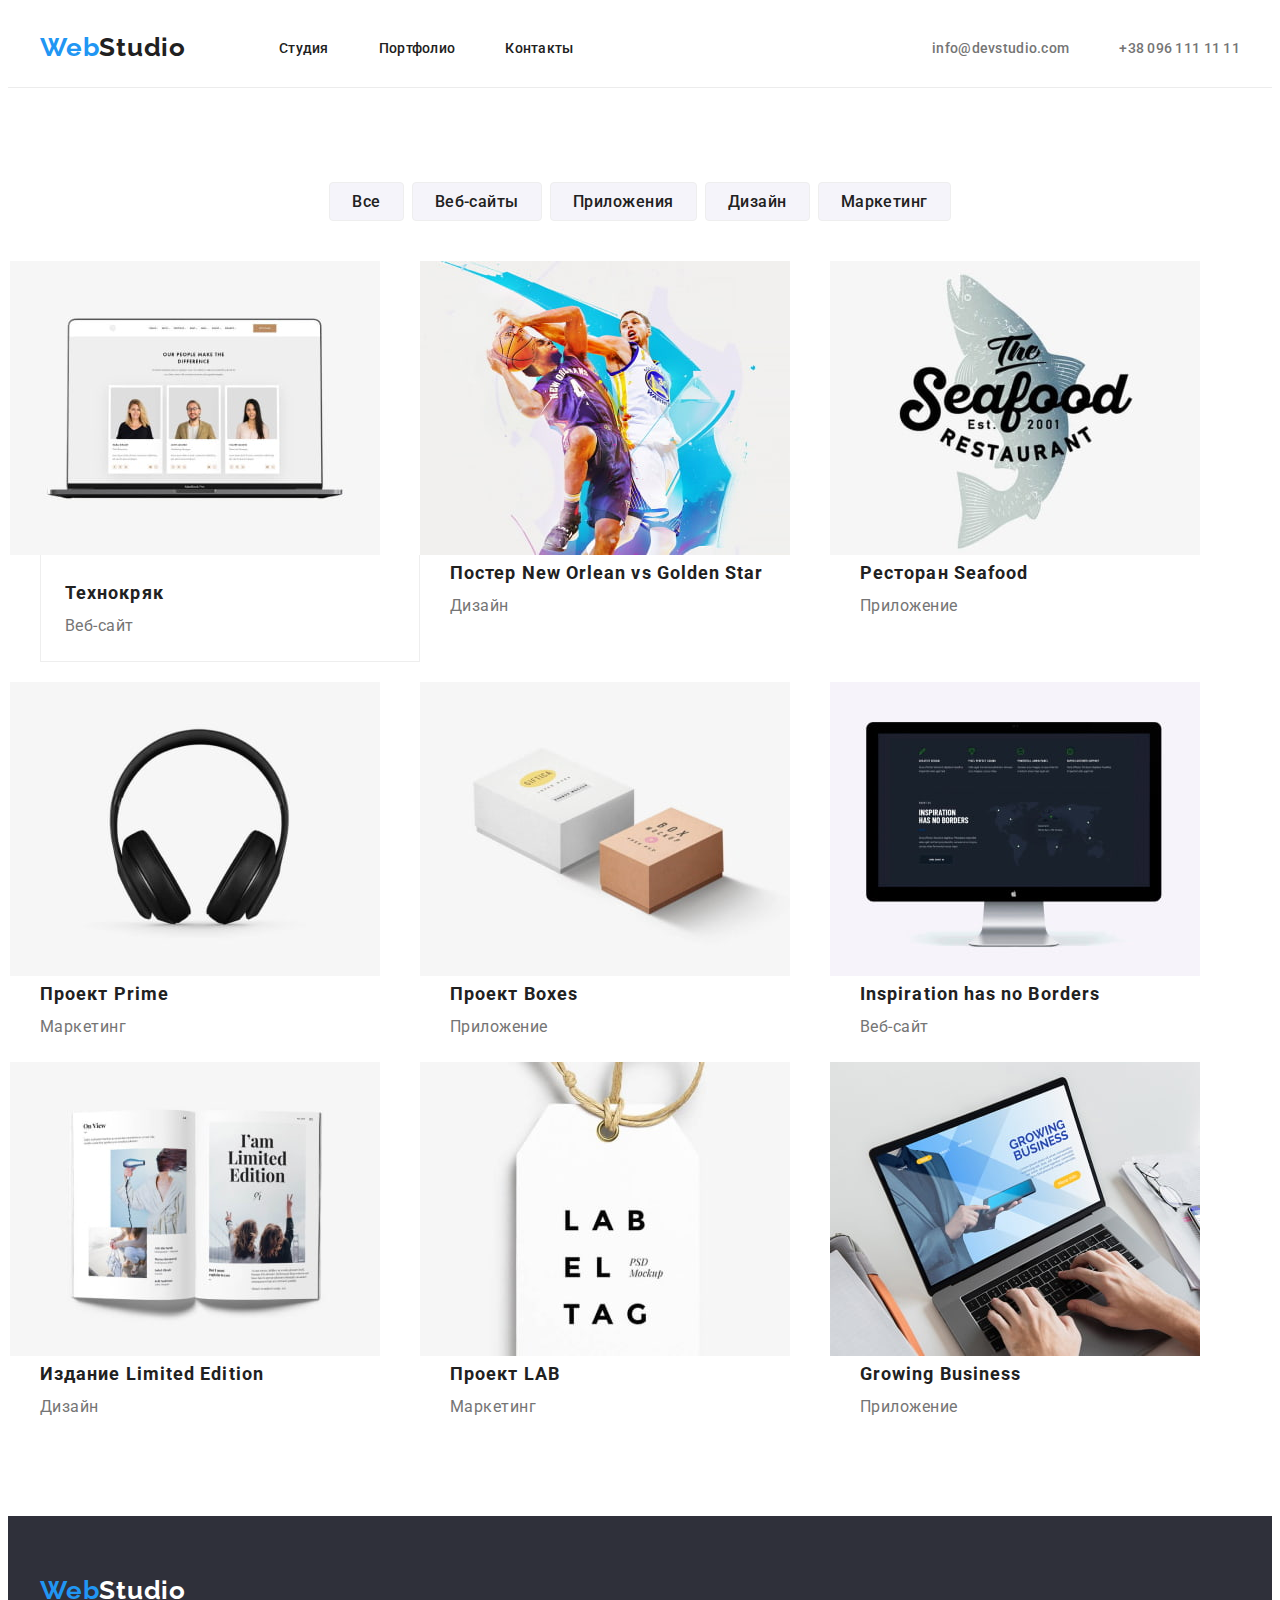
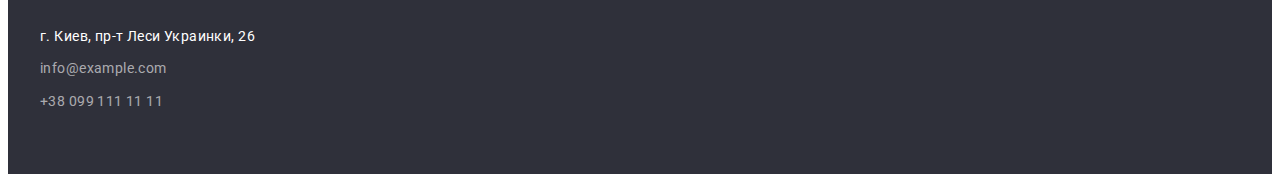
<file: goit-markup-hw-03/portfolio.html>
<!DOCTYPE html>
<html lang="en">
<head>
   <meta charset="UTF-8">
   <meta http-equiv="X-UA-Compatible" content="IE=edge">
   <meta name="viewport" content="width=device-width, initial-scale=1.0">
   <title>Портфолио</title>
   <link rel="preconnect" href="https://fonts.gstatic.com">
   <link rel="stylesheet" href="https://cdnjs.cloudflare.com/ajax/libs/modern-normalize/1.0.0/modern-normalize.min.css"
      integrity="sha512-ISS7cAi1PEhQ8jnbJpJZMd29NlhNj4AWYyLOSp2CE/CsHxTCu+r+t0D2yoJudVrd0/8fTVPUVDzY5Tvli75u/g=="
      crossorigin="anonymous" referrerpolicy="no-referrer" />
   <link href="https://fonts.googleapis.com/css2?family=Roboto:wght@400;500;700;900&display=swap" rel="stylesheet">
   <link href="https://fonts.googleapis.com/css2?family=Raleway:wght@700&display=swap" rel="stylesheet">
   <link rel="stylesheet" href="./css/style.css">
</head>

<body>
   <header class="header">
      <div class="container header-container">
      <nav class="navigation">
         <a class="logo-link link" href="./index.html"><span class="logo-spn">Web</span>Studio</a>
         <ul class="menu-list">
            <li class="menu-item list">
               <a class="menu-link link" href="./index.html">Студия</a>
            </li>
            <li class="menu-item list">
               <a class="menu-link link" href="">Портфолио</a>
            </li>
            <li class="menu-item list">
               <a class="menu-link link" href="">Контакты</a>
            </li>
         </ul>
      </nav>
      
   
      <ul class="menu-contact header-container">
         <li class="menu-contact-item list">
            <a class="mail-link link" href="mailto:info@devstudio.com">info@devstudio.com</a>
         </li>
         <li class="menu-contact-item list">
            <a class="tel-link link" href="tel:+380961111111">+38 096 111 11 11</a>
         </li>
      </ul>
      </div>
   
   </header>
   
      
        

      
<main>
   <section class="section">
      <div class="container">
      <ul class="filters">
         <li class="filters-item list">
            <button class="modal-btn-filters" type="button">Все</button>
         </li>
         <li class="filters-item list">
            <button class="modal-btn-filters" type="button">Веб-сайты</button>
         </li>
         <li class="filters-item list">
            <button class="modal-btn-filters" type="button">Приложения</button>
         </li>
         <li class="filters-item list">
            <button class="modal-btn-filters" type="button">Дизайн</button>
         </li>
         <li class="filters-item list">
            <button class="modal-btn-filters" type="button">Маркетинг</button>
         </li>
      </ul>
      

      <ul class="portfolio-list-img">
         <li class="portfolio-list-item list">
            <div class="people-card">
               <img class="portfolio-list-img" src="./images/portfolio/img-1.jpg" alt="ноутбук" width="370" height="294">
                  <div class="element">
                     <h3 class="portfolio-title">Технокряк</h3>
                     <p class="portfolio-text">Веб-сайт</p>
                  </div>
            </div>
         </li>
         <li class="portfolio-list-item list">
            <div class="people-card">
               <img class="portfolio-list-img" src="./images/portfolio/img-2.jpg" alt="бросает баскетбольный мяч" width="370" height="294">
                  <div>
                     <h3 class="portfolio-title">Постер New Orlean vs Golden Star</h3>
                     <p class="portfolio-text">Дизайн</p>
                  </div>
            </div>
         </li>
         <li class="portfolio-list-item list">
            <div class="people-card">
               <img class="portfolio-list-img" src="./images/portfolio/img-3.jpg" alt="логотип" width="370" height="294">
                  <div>
                     <h3 class="portfolio-title">Ресторан Seafood</h3>
                     <p class="portfolio-text">Приложение</p>
                  </div>
            </div>  
         </li>
         <li class="portfolio-list-item list">
            <div class="people-card">
               <img class="portfolio-list-img" src="./images/portfolio/img-4.jpg" alt="наушники" width="370" height="294">
                  <div>
                     <h3 class="portfolio-title">Проект Prime</h3>
                     <p class="portfolio-text">Маркетинг</p>
                  </div>
            </div>
         </li>
         <li class="portfolio-list-item list">
            <div class="people-card">
               <img class="portfolio-list-img" src="./images/portfolio/img-5.jpg" alt="коробки" width="370" height="294">
                  <div>
                     <h3 class="portfolio-title">Проект Boxes</h3>
                     <p class="portfolio-text">Приложение</p>
                  </div>
            </div>   
         </li>
         <li class="portfolio-list-item list">
            <div class="people-card">
               <img class="portfolio-list-img" src="./images/portfolio/img-6.jpg" alt="монитор" width="370" height="294">
                  <div>
                     <h3 lang="en" class="portfolio-title">Inspiration has no Borders</h3>
                     <p class="portfolio-text">Веб-сайт</p>
                  </div>
            </div>
         </li>
         <li class="portfolio-list-item list">
            <div class="people-card">
            <img class="portfolio-list-img" src="./images/portfolio/img-7.jpg" alt="журнал" width="370" height="294">
               <div>
                  <h3 class="portfolio-title">Издание Limited Edition</h3>
                  <p class="portfolio-text">Дизайн</p>
               </div>
            </div>
         </li>
         <li class="portfolio-list-item list">
            <div class="people-card">
               <img class="portfolio-list-img" src="./images/portfolio/img-8.jpg" alt="логотип" width="370" height="294">
                  <div>
                     <h3 class="portfolio-title">Проект LAB</h3>
                     <p class="portfolio-text">Маркетинг</p>
                  </div>
            </div>
         </li>
         <li class="portfolio-list-item list">
            <div class="people-card">
               <img class="portfolio-list-img" src="./images/portfolio/img-9.jpg" alt="набирает текст на ноутбуке" width="370" height="294">
                  <div>
                     <h3 lang="en" class="portfolio-title">Growing Business</h3>
                     <p class="portfolio-text">Приложение</p>
                  </div>
            </div>
         </li>
      </ul>
      </div>   
   
   </section>
</main>

   <footer class="footer">
      <div class="container">
      <a class="logo-link link" href="./index.html"><span class="logo-spn">Web</span><span class="logo-spn-one">Studio</span></a>
      <address class="menu-address">
         <ul class="menu-address-list">
            <li class="menu-address-list-item list">
               <a class="menu-address-link link" href="https://goo.gl/maps/8WUCSVfqSB3JujeC7" target="_blank">г. Киев, пр-т
                  Леси Украинки, 26</a>
            </li>
            <li class="menu-address-list-item list">
               <a class="menu-address-link-contacts link" href="mailto:info@example.com">info@example.com</a>
            </li>
            <li class="menu-address-list-item list">
               <a class="menu-address-link-contacts link" href="tel:+380991111111">+38 099 111 11 11</a>
            </li>
         </ul>
      </address>
      </div>
   </footer>




   
</body>
</html>
</file>
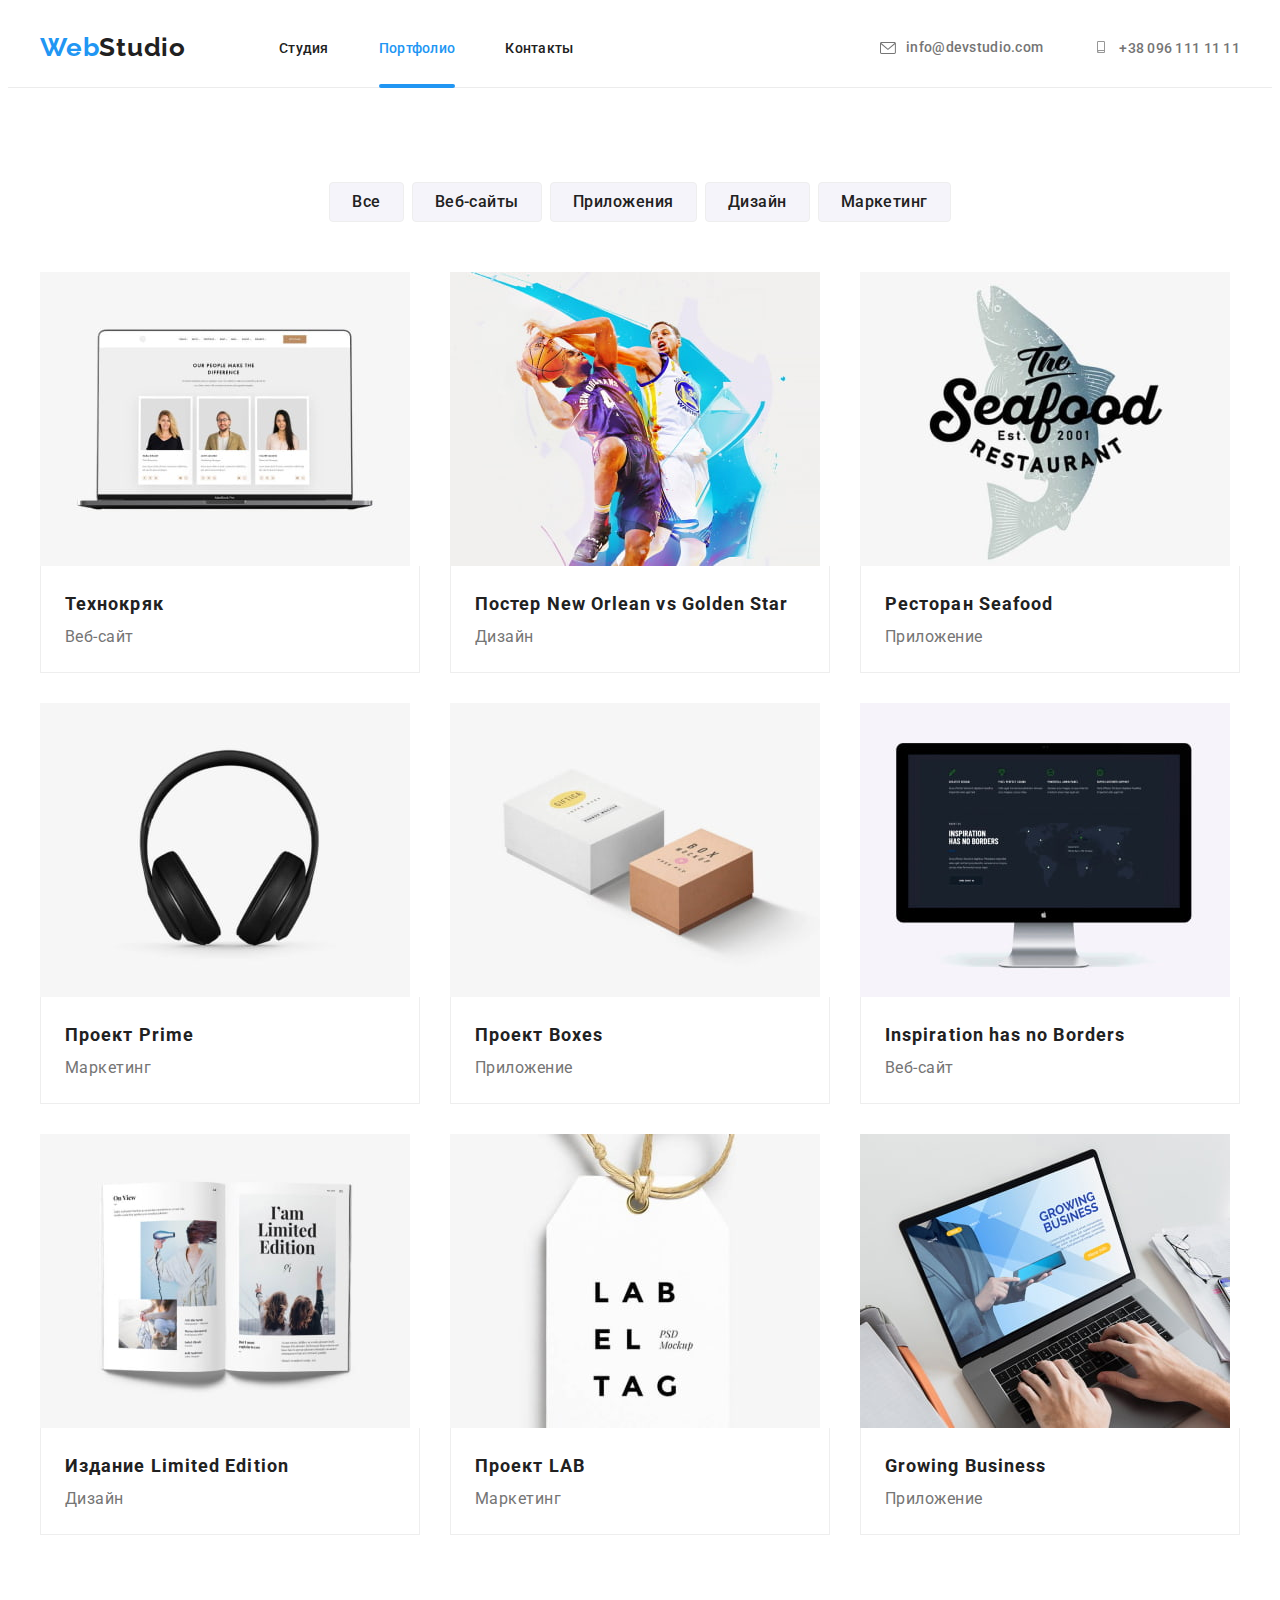
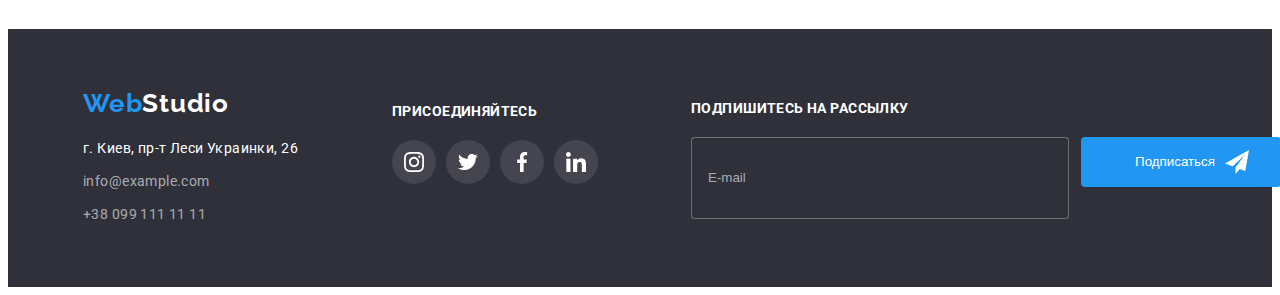
<file: goit-markup-hw-06/portfolio.html>
<!DOCTYPE html>
<html lang="en">
<head>
   <meta charset="UTF-8">
   <meta http-equiv="X-UA-Compatible" content="IE=edge">
   <meta name="viewport" content="width=device-width, initial-scale=1.0">
   <title>Портфолио</title>
   <link rel="preconnect" href="https://fonts.gstatic.com">
   <link rel="stylesheet" href="https://cdnjs.cloudflare.com/ajax/libs/modern-normalize/1.0.0/modern-normalize.min.css"
      integrity="sha512-ISS7cAi1PEhQ8jnbJpJZMd29NlhNj4AWYyLOSp2CE/CsHxTCu+r+t0D2yoJudVrd0/8fTVPUVDzY5Tvli75u/g=="
      crossorigin="anonymous" referrerpolicy="no-referrer" />
   <link href="https://fonts.googleapis.com/css2?family=Roboto:wght@400;500;700;900&display=swap" rel="stylesheet">
   <link href="https://fonts.googleapis.com/css2?family=Raleway:wght@700&display=swap" rel="stylesheet">
   <link rel="stylesheet" href="./css/style.css">
</head>

<body>
   <header class="header">
      <div class="container header-container">
      <nav class="navigation">
         <a class="logo-link link" href="./index.html"><span class="logo-spn">Web</span>Studio</a>
         <ul class="menu-list">
            <li class="menu-item list">
               <a class="menu-link link" href="./index.html">Студия</a>
            </li>
            <li class="menu-item list">
               <a class="menu-link link current" href="">Портфолио</a>
            </li>
            <li class="menu-item list">
               <a class="menu-link link" href="">Контакты</a>
            </li>
         </ul>
      </nav>
      
   
      <ul class="menu-contact header-container">
         <li class="menu-contact-item list">
      
            <a class="mail-link link" href="mailto:info@devstudio.com"><svg class="icon-header">
                  <use href="./images/sprite.svg#icon-envelope"></use>
               </svg>info@devstudio.com</a>
         </li>
      
         <li class="menu-contact-item list">
      
            <a class="tel-link link" href="tel:+380961111111"><svg class="icon-header">
                  <use href="./images/sprite.svg#icon-smartphone"></use>
               </svg>+38 096 111 11 11</a>
         </li>
      </ul>
      </div>
   
   </header>
   
      
        

      
<main>
   <section class="section">
      <div class="container">
      <ul class="filters">
         <li class="filters-item list">
            <button class="modal-btn-filters" type="button">Все</button>
         </li>
         <li class="filters-item list">
            <button class="modal-btn-filters" type="button">Веб-сайты</button>
         </li>
         <li class="filters-item list">
            <button class="modal-btn-filters" type="button">Приложения</button>
         </li>
         <li class="filters-item list">
            <button class="modal-btn-filters" type="button">Дизайн</button>
         </li>
         <li class="filters-item list">
            <button class="modal-btn-filters" type="button">Маркетинг</button>
         </li>
      </ul>
      

      <ul class="portfolio-list-img">
         <li class="portfolio-list-item list">
            <div class="people-card">
               <div class="wrapper">
                  <a href="#" class="wrapper-link link">
               <img class="portfolio-list-img-card" src="./images/portfolio/img-1.jpg" alt="ноутбук" width="370" height="294">
               
                     <p class="overlay">Технокряк это современная площадка распространения коронавируса. Компании используют эту платформу для цифрового
                  шпионажа и атак на защищённые сервера конкурентов.</p>
                  </div>
                     <div class="element">
                     <h3 class="portfolio-title">Технокряк</h3>
                     <p class="portfolio-text">Веб-сайт</p>
                  </div>
               </a>
            </div>
         </li>
         <li class="portfolio-list-item list">
            <div class="people-card">
               <div class="wrapper">
                  <a href="#" class="wrapper-link link">
               <img class="portfolio-list-img-card" src="./images/portfolio/img-2.jpg" alt="бросает баскетбольный мяч" width="370" height="294">
                     <p class="overlay">Технокряк это современная площадка распространения коронавируса. Компании используют эту платформу
                        для цифрового
                        шпионажа и атак на защищённые сервера конкурентов.</p>
                     </div>
               <div class="element">
                     <h3 class="portfolio-title">Постер New Orlean vs Golden Star</h3>
                     <p class="portfolio-text">Дизайн</p>
                  </div>
               </a>
            </div>
         </li>
         <li class="portfolio-list-item list">
            <div class="people-card">
               <div class="wrapper">
                  <a href="#" class="wrapper-link link">
               <img class="portfolio-list-img-card" src="./images/portfolio/img-3.jpg" alt="логотип" width="370" height="294">
                     <p class="overlay">Технокряк это современная площадка распространения коронавируса. Компании используют эту платформу
                        для цифрового
                        шпионажа и атак на защищённые сервера конкурентов.</p>
                     </div>
               <div class="element">
                     <h3 class="portfolio-title">Ресторан Seafood</h3>
                     <p class="portfolio-text">Приложение</p>
                  </div>
               </a>
            </div>  
         </li>
         <li class="portfolio-list-item list">
            <div class="people-card">
               <div class="wrapper">
                  <a href="#" class="wrapper-link link">
                     <img class="portfolio-list-img-card" src="./images/portfolio/img-4.jpg" alt="наушники" width="370" height="294">
                     <p class="overlay">Технокряк это современная площадка распространения коронавируса. Компании используют эту платформу
                        для цифрового
                        шпионажа и атак на защищённые сервера конкурентов.</p>
                     </div>
                  <div class="element">
                     <h3 class="portfolio-title">Проект Prime</h3>
                     <p class="portfolio-text">Маркетинг</p>
                  </div>
               </a>
            </div>
         </li>
         <li class="portfolio-list-item list">
            <div class="people-card">
               <div class="wrapper">
                  <a href="#" class="wrapper-link link">
               <img class="portfolio-list-img-card" src="./images/portfolio/img-5.jpg" alt="коробки" width="370" height="294">
                     <p class="overlay">Технокряк это современная площадка распространения коронавируса. Компании используют эту платформу
                        для цифрового
                        шпионажа и атак на защищённые сервера конкурентов.</p>
                     </div>
               <div class="element">
                     <h3 class="portfolio-title">Проект Boxes</h3>
                     <p class="portfolio-text">Приложение</p>
                  </div>
               </a>
            </div>   
         </li>
         <li class="portfolio-list-item list">
            <div class="people-card">
               <div class="wrapper">
                  <a href="#" class="wrapper-link link">
               <img class="portfolio-list-img-card" src="./images/portfolio/img-6.jpg" alt="монитор" width="370" height="294">
                     <p class="overlay">Технокряк это современная площадка распространения коронавируса. Компании используют эту платформу
                        для цифрового
                        шпионажа и атак на защищённые сервера конкурентов.</p>
                     </div>
               <div class="element">
                     <h3 lang="en" class="portfolio-title">Inspiration has no Borders</h3>
                     <p class="portfolio-text">Веб-сайт</p>
                  </div>
               </a>
            </div>
         </li>
         <li class="portfolio-list-item list">
            <div class="people-card">
               <div class="wrapper">
                  <a href="#" class="wrapper-link link">
            <img class="portfolio-list-img-card" src="./images/portfolio/img-7.jpg" alt="журнал" width="370" height="294">
                     <p class="overlay">Технокряк это современная площадка распространения коронавируса. Компании используют эту платформу
                        для цифрового
                        шпионажа и атак на защищённые сервера конкурентов.</p>
                     </div>
            <div class="element">
                  <h3 class="portfolio-title">Издание Limited Edition</h3>
                  <p class="portfolio-text">Дизайн</p>
               </div>
            </a>
            </div>
         </li>
         <li class="portfolio-list-item list">
            <div class="people-card">
               <div class="wrapper">
                  <a href="#" class="wrapper-link link">
               <img class="portfolio-list-img-card" src="./images/portfolio/img-8.jpg" alt="логотип" width="370" height="294">
                     <p class="overlay">Технокряк это современная площадка распространения коронавируса. Компании используют эту платформу
                        для цифрового
                        шпионажа и атак на защищённые сервера конкурентов.</p>
                     </div>
               <div class="element">
                     <h3 class="portfolio-title">Проект LAB</h3>
                     <p class="portfolio-text">Маркетинг</p>
                  </div>
               </a>
            </div>
         </li>
         <li class="portfolio-list-item list">
            <div class="people-card">
               <div class="wrapper">
                  <a href="#" class="wrapper-link link">
               <img class="portfolio-list-img-card" src="./images/portfolio/img-9.jpg" alt="набирает текст на ноутбуке" width="370" height="294">
                     <p class="overlay">Технокряк это современная площадка распространения коронавируса. Компании используют эту платформу
                        для цифрового
                        шпионажа и атак на защищённые сервера конкурентов.</p>
                     </div>
               <div class="element">
                     <h3 lang="en" class="portfolio-title">Growing Business</h3>
                     <p class="portfolio-text">Приложение</p>
                  </div>
               </a>
            </div>
         </li>
      </ul>
      </div>   
   
   </section>
</main>




   <footer class="footer">
      <div class="container footer-container">
         <div class="footer-left">
            <a class="logo-link link" href="./index.html"><span class="logo-spn">Web</span><span
                  class="logo-spn-one">Studio</span></a>
            <address class="menu-address">
               <ul class="menu-address-list">
                  <li class="menu-address-list-item list">
                     <a class="menu-address-link address link" href="https://goo.gl/maps/8WUCSVfqSB3JujeC7"
                        target="_blank">г. Киев, пр-т Леси Украинки, 26</a>
                  </li>
                  <li class="menu-address-list-item list">
                     <a class="menu-address-link link" href="mailto:info@example.com">info@example.com</a>
                  </li>
                  <li class="menu-address-list-item list">
                     <a class="menu-address-link link" href="tel:+380991111111">+38 099 111 11 11</a>
                  </li>
               </ul>
            </address>
         </div>
   
         <div class="footer-right">
            <b class="footer-text">Присоединяйтесь</b>
            <ul class="footer-list">
               <li class="social-list-item list">
                  <a href="" class="social-list-link-footer link">
                     <svg class="social-list-icon-footer">
                        <use href="./images/sprite.svg#icon-instagram"></use>
                     </svg>
                  </a>
               </li>
               <li class="social-list-item list">
                  <a href="" class="social-list-link-footer link">
                     <svg class="social-list-icon-footer">
                        <use href="./images/sprite.svg#icon-twitter"></use>
                     </svg>
                  </a>
               </li>
               <li class="social-list-item list">
                  <a href="" class="social-list-link-footer link">
                     <svg class="social-list-icon-footer">
                        <use href="./images/sprite.svg#icon-facebook"></use>
                     </svg>
                  </a>
               </li>
               <li class="social-list-item list">
                  <a href="" class="social-list-link-footer link">
                     <svg class="social-list-icon-footer">
                        <use href="./images/sprite.svg#icon-linkedin"></use>
                     </svg>
                  </a>
               </li>
   
            </ul>
         </div>

         <div class="footer-right-form">
            <form action="#" class="footer-form">
               <p class="footer-text-form">Подпишитесь на рассылку</p>
               <div class="modal-footer-form">
                  <input type="mail" name="user-mail" class="footer-form-input" placeholder="E-mail">
                  <button type="button" class="send-btn">Подписаться
                     <svg class="icon-footer">
                        <use href="./images/sprite.svg#icon-icon-send"></use>
                     </svg>
                  </button>
               </div>
         
            </form>
         </div>
      </div>
   </footer>




   
</body>
</html>
</file>
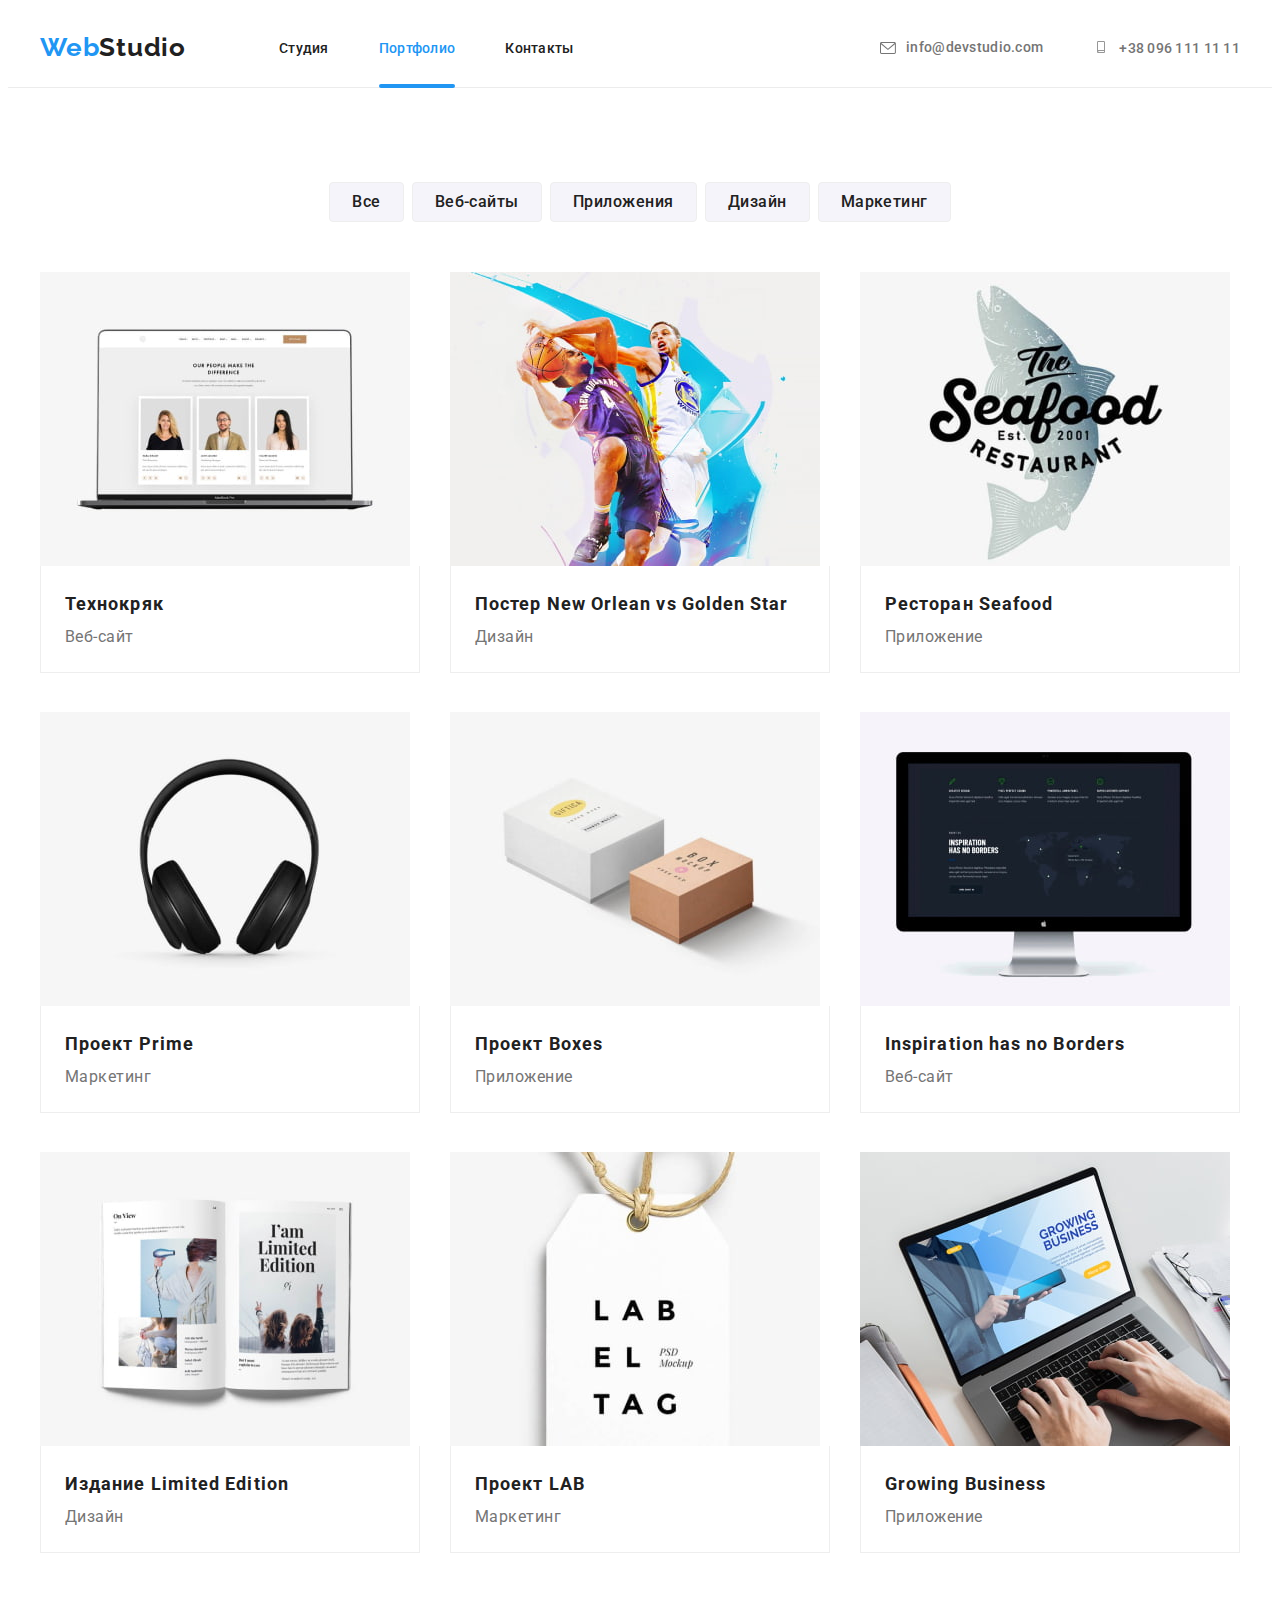
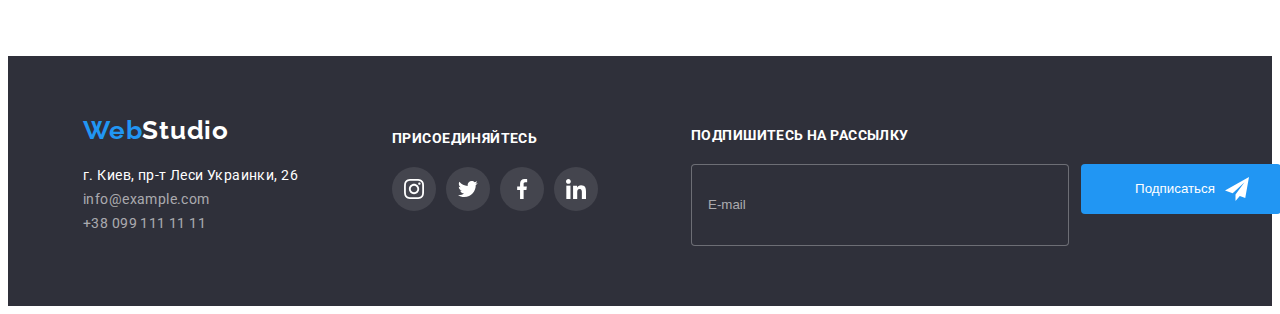
<file: goit-markup-hw-07/portfolio.html>
<!DOCTYPE html>
<html lang="en">
<head>
   <meta charset="UTF-8">
   <meta http-equiv="X-UA-Compatible" content="IE=edge">
   <meta name="viewport" content="width=device-width, initial-scale=1.0">
   <title>Портфолио</title>
   <link rel="preconnect" href="https://fonts.gstatic.com">
   <link rel="stylesheet" href="https://cdnjs.cloudflare.com/ajax/libs/modern-normalize/1.0.0/modern-normalize.min.css"
      integrity="sha512-ISS7cAi1PEhQ8jnbJpJZMd29NlhNj4AWYyLOSp2CE/CsHxTCu+r+t0D2yoJudVrd0/8fTVPUVDzY5Tvli75u/g=="
      crossorigin="anonymous" referrerpolicy="no-referrer" />
   <link href="https://fonts.googleapis.com/css2?family=Roboto:wght@400;500;700;900&display=swap" rel="stylesheet">
   <link href="https://fonts.googleapis.com/css2?family=Raleway:wght@700&display=swap" rel="stylesheet">
   <link rel="stylesheet" href="./css/main.min.css">
</head>

<body>
   <header class="header">
      <div class="container header__container">
      <nav class="nav">
         <a class="logo-link link" href="./index.html"><span class="logo-spn">Web</span>Studio</a>
         <ul class="menu">
            <li class="menu__item list">
               <a class="menu__link link" href="./index.html">Студия</a>
            </li>
            <li class="menu__item list">
               <a class="menu__link link current" href="">Портфолио</a>
            </li>
            <li class="menu__item list">
               <a class="menu__link link" href="">Контакты</a>
            </li>
         </ul>
      </nav>
      
   
      <ul class="menu-contact header__container">
         <li class="menu-contact__item list">
      
            <a class="mail__link link" href="mailto:info@devstudio.com"><svg class="icon-header">
                  <use href="./images/sprite.svg#icon-envelope"></use>
               </svg>info@devstudio.com</a>
         </li>
      
         <li class="menu-contact__item list">
      
            <a class="tel__link link" href="tel:+380961111111"><svg class="icon-header">
                  <use href="./images/sprite.svg#icon-smartphone"></use>
               </svg>+38 096 111 11 11</a>
         </li>
      </ul>
      </div>
   
   </header>
   
      
        

      
<main>
   <section class="section">
      <div class="container">
      <ul class="filters">
         <li class="filters-item list">
            <button class="modal-btn-filters" type="button">Все</button>
         </li>
         <li class="filters-item list">
            <button class="modal-btn-filters" type="button">Веб-сайты</button>
         </li>
         <li class="filters-item list">
            <button class="modal-btn-filters" type="button">Приложения</button>
         </li>
         <li class="filters-item list">
            <button class="modal-btn-filters" type="button">Дизайн</button>
         </li>
         <li class="filters-item list">
            <button class="modal-btn-filters" type="button">Маркетинг</button>
         </li>
      </ul>
      

      <ul class="portfolio-list-img">
         <li class="portfolio-list-item list">
            <div class="people-card">
               <div class="wrapper">
                  <a href="#" class="wrapper-link link">
               <img class="portfolio-list-img-card" src="./images/portfolio/img-1.jpg" alt="ноутбук" width="370" height="294">
               
                     <p class="overlay">Технокряк это современная площадка распространения коронавируса. Компании используют эту платформу для цифрового
                  шпионажа и атак на защищённые сервера конкурентов.</p>
                  </div>
                     <div class="element">
                     <h3 class="portfolio-title">Технокряк</h3>
                     <p class="portfolio-text">Веб-сайт</p>
                  </div>
               </a>
            </div>
         </li>
         <li class="portfolio-list-item list">
            <div class="people-card">
               <div class="wrapper">
                  <a href="#" class="wrapper-link link">
               <img class="portfolio-list-img-card" src="./images/portfolio/img-2.jpg" alt="бросает баскетбольный мяч" width="370" height="294">
                     <p class="overlay">Технокряк это современная площадка распространения коронавируса. Компании используют эту платформу
                        для цифрового
                        шпионажа и атак на защищённые сервера конкурентов.</p>
                     </div>
               <div class="element">
                     <h3 class="portfolio-title">Постер New Orlean vs Golden Star</h3>
                     <p class="portfolio-text">Дизайн</p>
                  </div>
               </a>
            </div>
         </li>
         <li class="portfolio-list-item list">
            <div class="people-card">
               <div class="wrapper">
                  <a href="#" class="wrapper-link link">
               <img class="portfolio-list-img-card" src="./images/portfolio/img-3.jpg" alt="логотип" width="370" height="294">
                     <p class="overlay">Технокряк это современная площадка распространения коронавируса. Компании используют эту платформу
                        для цифрового
                        шпионажа и атак на защищённые сервера конкурентов.</p>
                     </div>
               <div class="element">
                     <h3 class="portfolio-title">Ресторан Seafood</h3>
                     <p class="portfolio-text">Приложение</p>
                  </div>
               </a>
            </div>  
         </li>
         <li class="portfolio-list-item list">
            <div class="people-card">
               <div class="wrapper">
                  <a href="#" class="wrapper-link link">
                     <img class="portfolio-list-img-card" src="./images/portfolio/img-4.jpg" alt="наушники" width="370" height="294">
                     <p class="overlay">Технокряк это современная площадка распространения коронавируса. Компании используют эту платформу
                        для цифрового
                        шпионажа и атак на защищённые сервера конкурентов.</p>
                     </div>
                  <div class="element">
                     <h3 class="portfolio-title">Проект Prime</h3>
                     <p class="portfolio-text">Маркетинг</p>
                  </div>
               </a>
            </div>
         </li>
         <li class="portfolio-list-item list">
            <div class="people-card">
               <div class="wrapper">
                  <a href="#" class="wrapper-link link">
               <img class="portfolio-list-img-card" src="./images/portfolio/img-5.jpg" alt="коробки" width="370" height="294">
                     <p class="overlay">Технокряк это современная площадка распространения коронавируса. Компании используют эту платформу
                        для цифрового
                        шпионажа и атак на защищённые сервера конкурентов.</p>
                     </div>
               <div class="element">
                     <h3 class="portfolio-title">Проект Boxes</h3>
                     <p class="portfolio-text">Приложение</p>
                  </div>
               </a>
            </div>   
         </li>
         <li class="portfolio-list-item list">
            <div class="people-card">
               <div class="wrapper">
                  <a href="#" class="wrapper-link link">
               <img class="portfolio-list-img-card" src="./images/portfolio/img-6.jpg" alt="монитор" width="370" height="294">
                     <p class="overlay">Технокряк это современная площадка распространения коронавируса. Компании используют эту платформу
                        для цифрового
                        шпионажа и атак на защищённые сервера конкурентов.</p>
                     </div>
               <div class="element">
                     <h3 lang="en" class="portfolio-title">Inspiration has no Borders</h3>
                     <p class="portfolio-text">Веб-сайт</p>
                  </div>
               </a>
            </div>
         </li>
         <li class="portfolio-list-item list">
            <div class="people-card">
               <div class="wrapper">
                  <a href="#" class="wrapper-link link">
            <img class="portfolio-list-img-card" src="./images/portfolio/img-7.jpg" alt="журнал" width="370" height="294">
                     <p class="overlay">Технокряк это современная площадка распространения коронавируса. Компании используют эту платформу
                        для цифрового
                        шпионажа и атак на защищённые сервера конкурентов.</p>
                     </div>
            <div class="element">
                  <h3 class="portfolio-title">Издание Limited Edition</h3>
                  <p class="portfolio-text">Дизайн</p>
               </div>
            </a>
            </div>
         </li>
         <li class="portfolio-list-item list">
            <div class="people-card">
               <div class="wrapper">
                  <a href="#" class="wrapper-link link">
               <img class="portfolio-list-img-card" src="./images/portfolio/img-8.jpg" alt="логотип" width="370" height="294">
                     <p class="overlay">Технокряк это современная площадка распространения коронавируса. Компании используют эту платформу
                        для цифрового
                        шпионажа и атак на защищённые сервера конкурентов.</p>
                     </div>
               <div class="element">
                     <h3 class="portfolio-title">Проект LAB</h3>
                     <p class="portfolio-text">Маркетинг</p>
                  </div>
               </a>
            </div>
         </li>
         <li class="portfolio-list-item list">
            <div class="people-card">
               <div class="wrapper">
                  <a href="#" class="wrapper-link link">
               <img class="portfolio-list-img-card" src="./images/portfolio/img-9.jpg" alt="набирает текст на ноутбуке" width="370" height="294">
                     <p class="overlay">Технокряк это современная площадка распространения коронавируса. Компании используют эту платформу
                        для цифрового
                        шпионажа и атак на защищённые сервера конкурентов.</p>
                     </div>
               <div class="element">
                     <h3 lang="en" class="portfolio-title">Growing Business</h3>
                     <p class="portfolio-text">Приложение</p>
                  </div>
               </a>
            </div>
         </li>
      </ul>
      </div>   
   
   </section>
</main>




   <footer class="footer">
      <div class="container footer-container">
         <div class="footer-left">
            <a class="logo-link link" href="./index.html"><span class="logo-spn">Web</span><span
                  class="logo-spn-one">Studio</span></a>
            <address class="menu-address">
               <ul class="menu-address-list">
                  <li class="menu-address-list-item list">
                     <a class="menu-address-link address link" href="https://goo.gl/maps/8WUCSVfqSB3JujeC7"
                        target="_blank">г. Киев, пр-т Леси Украинки, 26</a>
                  </li>
                  <li class="menu-address-list-item list">
                     <a class="menu-address-link link" href="mailto:info@example.com">info@example.com</a>
                  </li>
                  <li class="menu-address-list-item list">
                     <a class="menu-address-link link" href="tel:+380991111111">+38 099 111 11 11</a>
                  </li>
               </ul>
            </address>
         </div>
   
         <div class="footer-right">
            <b class="footer-text">Присоединяйтесь</b>
            <ul class="footer-list">
               <li class="social-list-item list">
                  <a href="" class="social-list-link-footer link">
                     <svg class="social-list-icon-footer">
                        <use href="./images/sprite.svg#icon-instagram"></use>
                     </svg>
                  </a>
               </li>
               <li class="social-list-item list">
                  <a href="" class="social-list-link-footer link">
                     <svg class="social-list-icon-footer">
                        <use href="./images/sprite.svg#icon-twitter"></use>
                     </svg>
                  </a>
               </li>
               <li class="social-list-item list">
                  <a href="" class="social-list-link-footer link">
                     <svg class="social-list-icon-footer">
                        <use href="./images/sprite.svg#icon-facebook"></use>
                     </svg>
                  </a>
               </li>
               <li class="social-list-item list">
                  <a href="" class="social-list-link-footer link">
                     <svg class="social-list-icon-footer">
                        <use href="./images/sprite.svg#icon-linkedin"></use>
                     </svg>
                  </a>
               </li>
   
            </ul>
         </div>

         <div class="footer-right-form">
            <form action="#" class="footer-form">
               <p class="footer-text-form">Подпишитесь на рассылку</p>
               <div class="modal-footer-form">
                  <input type="mail" name="user-mail" class="footer-form-input" placeholder="E-mail">
                  <button type="button" class="send-btn">Подписаться
                     <svg class="icon-footer">
                        <use href="./images/sprite.svg#icon-icon-send"></use>
                     </svg>
                  </button>
               </div>
         
            </form>
         </div>
      </div>
   </footer>




   
</body>
</html>
</file>
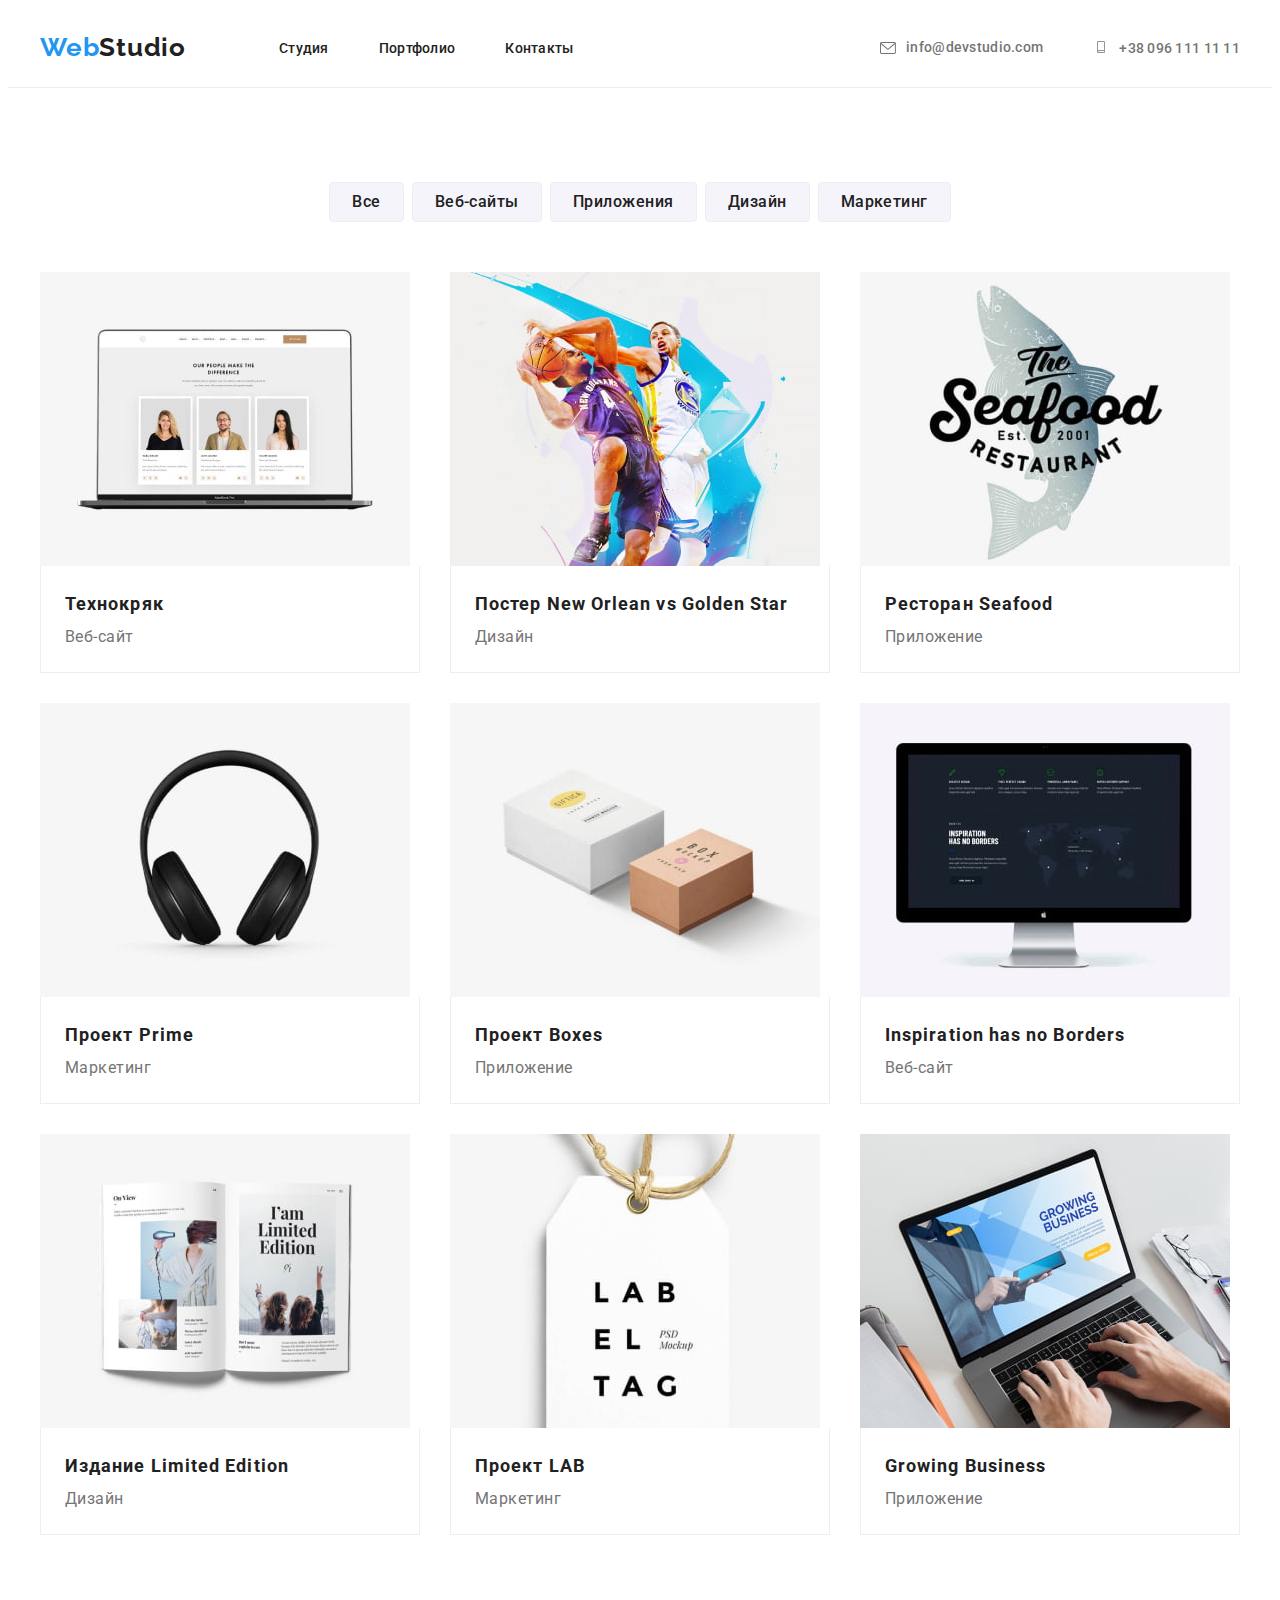
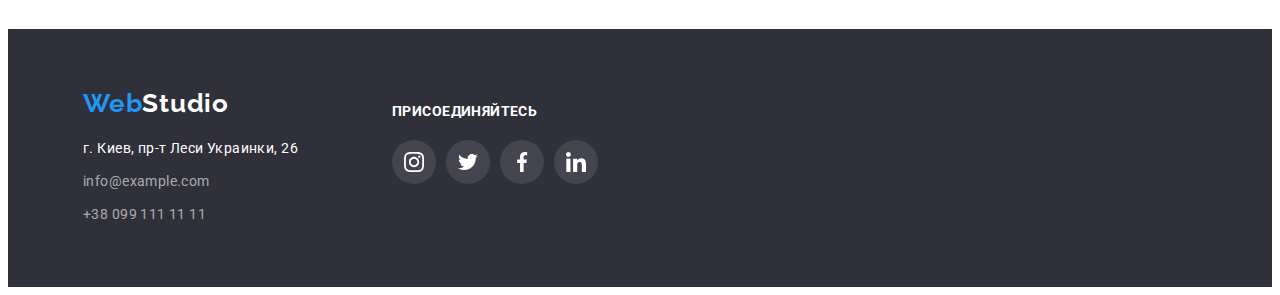
<file: goit-markup-hw-03/goit-markup-hw-04/portfolio.html>
<!DOCTYPE html>
<html lang="en">
<head>
   <meta charset="UTF-8">
   <meta http-equiv="X-UA-Compatible" content="IE=edge">
   <meta name="viewport" content="width=device-width, initial-scale=1.0">
   <title>Портфолио</title>
   <link rel="preconnect" href="https://fonts.gstatic.com">
   <link rel="stylesheet" href="https://cdnjs.cloudflare.com/ajax/libs/modern-normalize/1.0.0/modern-normalize.min.css"
      integrity="sha512-ISS7cAi1PEhQ8jnbJpJZMd29NlhNj4AWYyLOSp2CE/CsHxTCu+r+t0D2yoJudVrd0/8fTVPUVDzY5Tvli75u/g=="
      crossorigin="anonymous" referrerpolicy="no-referrer" />
   <link href="https://fonts.googleapis.com/css2?family=Roboto:wght@400;500;700;900&display=swap" rel="stylesheet">
   <link href="https://fonts.googleapis.com/css2?family=Raleway:wght@700&display=swap" rel="stylesheet">
   <link rel="stylesheet" href="./css/style.css">
</head>

<body>
   <header class="header">
      <div class="container header-container">
      <nav class="navigation">
         <a class="logo-link link" href="./index.html"><span class="logo-spn">Web</span>Studio</a>
         <ul class="menu-list">
            <li class="menu-item list">
               <a class="menu-link link" href="./index.html">Студия</a>
            </li>
            <li class="menu-item list">
               <a class="menu-link link" href="">Портфолио</a>
            </li>
            <li class="menu-item list">
               <a class="menu-link link" href="">Контакты</a>
            </li>
         </ul>
      </nav>
      
   
      <ul class="menu-contact header-container">
         <li class="menu-contact-item list">
      
            <a class="mail-link link" href="mailto:info@devstudio.com"><svg class="icon-header">
                  <use href="./images/sprite.svg#icon-envelope"></use>
               </svg>info@devstudio.com</a>
         </li>
      
         <li class="menu-contact-item list">
      
            <a class="tel-link link" href="tel:+380961111111"><svg class="icon-header">
                  <use href="./images/sprite.svg#icon-smartphone"></use>
               </svg>+38 096 111 11 11</a>
         </li>
      </ul>
      </div>
   
   </header>
   
      
        

      
<main>
   <section class="section">
      <div class="container">
      <ul class="filters">
         <li class="filters-item list">
            <button class="modal-btn-filters" type="button">Все</button>
         </li>
         <li class="filters-item list">
            <button class="modal-btn-filters" type="button">Веб-сайты</button>
         </li>
         <li class="filters-item list">
            <button class="modal-btn-filters" type="button">Приложения</button>
         </li>
         <li class="filters-item list">
            <button class="modal-btn-filters" type="button">Дизайн</button>
         </li>
         <li class="filters-item list">
            <button class="modal-btn-filters" type="button">Маркетинг</button>
         </li>
      </ul>
      

      <ul class="portfolio-list-img">
         <li class="portfolio-list-item list">
            <div class="people-card">
               <img class="portfolio-list-img-card" src="./images/portfolio/img-1.jpg" alt="ноутбук" width="370" height="294">
                  <div class="element">
                     <h3 class="portfolio-title">Технокряк</h3>
                     <p class="portfolio-text">Веб-сайт</p>
                  </div>
            </div>
         </li>
         <li class="portfolio-list-item list">
            <div class="people-card">
               <img class="portfolio-list-img-card" src="./images/portfolio/img-2.jpg" alt="бросает баскетбольный мяч" width="370" height="294">
                  <div class="element">
                     <h3 class="portfolio-title">Постер New Orlean vs Golden Star</h3>
                     <p class="portfolio-text">Дизайн</p>
                  </div>
            </div>
         </li>
         <li class="portfolio-list-item list">
            <div class="people-card">
               <img class="portfolio-list-img-card" src="./images/portfolio/img-3.jpg" alt="логотип" width="370" height="294">
                  <div class="element">
                     <h3 class="portfolio-title">Ресторан Seafood</h3>
                     <p class="portfolio-text">Приложение</p>
                  </div>
            </div>  
         </li>
         <li class="portfolio-list-item list">
            <div class="people-card">
               <img class="portfolio-list-img-card" src="./images/portfolio/img-4.jpg" alt="наушники" width="370" height="294">
                  <div class="element">
                     <h3 class="portfolio-title">Проект Prime</h3>
                     <p class="portfolio-text">Маркетинг</p>
                  </div>
            </div>
         </li>
         <li class="portfolio-list-item list">
            <div class="people-card">
               <img class="portfolio-list-img-card" src="./images/portfolio/img-5.jpg" alt="коробки" width="370" height="294">
                  <div class="element">
                     <h3 class="portfolio-title">Проект Boxes</h3>
                     <p class="portfolio-text">Приложение</p>
                  </div>
            </div>   
         </li>
         <li class="portfolio-list-item list">
            <div class="people-card">
               <img class="portfolio-list-img-card" src="./images/portfolio/img-6.jpg" alt="монитор" width="370" height="294">
                  <div class="element">
                     <h3 lang="en" class="portfolio-title">Inspiration has no Borders</h3>
                     <p class="portfolio-text">Веб-сайт</p>
                  </div>
            </div>
         </li>
         <li class="portfolio-list-item list">
            <div class="people-card">
            <img class="portfolio-list-img-card" src="./images/portfolio/img-7.jpg" alt="журнал" width="370" height="294">
               <div class="element">
                  <h3 class="portfolio-title">Издание Limited Edition</h3>
                  <p class="portfolio-text">Дизайн</p>
               </div>
            </div>
         </li>
         <li class="portfolio-list-item list">
            <div class="people-card">
               <img class="portfolio-list-img-card" src="./images/portfolio/img-8.jpg" alt="логотип" width="370" height="294">
                  <div class="element">
                     <h3 class="portfolio-title">Проект LAB</h3>
                     <p class="portfolio-text">Маркетинг</p>
                  </div>
            </div>
         </li>
         <li class="portfolio-list-item list">
            <div class="people-card">
               <img class="portfolio-list-img-card" src="./images/portfolio/img-9.jpg" alt="набирает текст на ноутбуке" width="370" height="294">
                  <div class="element">
                     <h3 lang="en" class="portfolio-title">Growing Business</h3>
                     <p class="portfolio-text">Приложение</p>
                  </div>
            </div>
         </li>
      </ul>
      </div>   
   
   </section>
</main>




   <footer class="footer">
      <div class="container footer-container">
         <div class="footer-left">
            <a class="logo-link link" href="./index.html"><span class="logo-spn">Web</span><span
                  class="logo-spn-one">Studio</span></a>
            <address class="menu-address">
               <ul class="menu-address-list">
                  <li class="menu-address-list-item list">
                     <a class="menu-address-link address link" href="https://goo.gl/maps/8WUCSVfqSB3JujeC7"
                        target="_blank">г. Киев, пр-т Леси Украинки, 26</a>
                  </li>
                  <li class="menu-address-list-item list">
                     <a class="menu-address-link link" href="mailto:info@example.com">info@example.com</a>
                  </li>
                  <li class="menu-address-list-item list">
                     <a class="menu-address-link link" href="tel:+380991111111">+38 099 111 11 11</a>
                  </li>
               </ul>
            </address>
         </div>
   
         <div class="footer-right">
            <b class="footer-text">Присоединяйтесь</b>
            <ul class="footer-list">
               <li class="social-list-item list">
                  <a href="" class="social-list-link-footer link">
                     <svg class="social-list-icon-footer">
                        <use href="./images/sprite.svg#icon-instagram"></use>
                     </svg>
                  </a>
               </li>
               <li class="social-list-item list">
                  <a href="" class="social-list-link-footer link">
                     <svg class="social-list-icon-footer">
                        <use href="./images/sprite.svg#icon-twitter"></use>
                     </svg>
                  </a>
               </li>
               <li class="social-list-item list">
                  <a href="" class="social-list-link-footer link">
                     <svg class="social-list-icon-footer">
                        <use href="./images/sprite.svg#icon-facebook"></use>
                     </svg>
                  </a>
               </li>
               <li class="social-list-item list">
                  <a href="" class="social-list-link-footer link">
                     <svg class="social-list-icon-footer">
                        <use href="./images/sprite.svg#icon-linkedin"></use>
                     </svg>
                  </a>
               </li>
   
            </ul>
         </div>
      </div>
   </footer>




   
</body>
</html>
</file>
<file: css/style.css>
:root {
  --main-font: 'Roboto', sans-serif;
  --secondary-font: 'Raleway', sans-serif;
  --accent-color: #2196f3;
}

h1,
h2,
h3,
h4,
h5,
h6,
p {
  margin-top: 0;
  margin-bottom: 0;
}

ul,
ol {
  margin-top: 0;
  margin-bottom: 0;
  padding-left: 0;
}
img {
  display: block;
}

.list {
  list-style: none;
}
.link {
  text-decoration: none;
  transition: color 250ms cubic-bezier(0.4, 0, 0.2, 1), color 250ms cubic-bezier(0.4, 0, 0.2, 1);
}

.container {
  width: 1200px;
  padding: 0 15px;
  margin: 0 auto;
}
.header-container {
  display: flex;
  align-items: center;
  justify-content: space-between;
}
.navigation {
  display: flex;
  align-items: center;
}
.our-team {
  background-color: #f5f4fa;
}
.our-team-title-list:not(:last-child) {
  margin-right: 30px;
}
.section {
  padding-top: 94px;
  padding-bottom: 94px;
}
.section-clients {
  padding-left: 215px;
  padding-right: 215px;
  width: 1170px;
  height: 184px;
}

/*
.menu-contact::after {
  display: block;
  content: '';
  width: 60px;
  height: 1px;
  background-color: #303030;
  flex-shrink: 0;
  margin-right: 40px;
  */

.menu-contact-item:not(:last-child) {
  margin-right: 50px;
}
.people-box {
  padding-top: 30px;
  padding-bottom: 30px;
  padding-left: 32px;
  padding-right: 32px;
  box-shadow: 0px 1px 3px rgba(0, 0, 0, 0.12), 0px 1px 1px rgba(0, 0, 0, 0.14),
    0px 2px 1px rgba(0, 0, 0, 0.2);
  border-radius: 0px 0px 4px 4px;
  background-color: #ffffff;
}
.header {
  border-bottom: 1px solid #ececec;
}
.menu-list {
  display: flex;
  align-items: center;
}
.menu-item {
  position: relative;
}
.menu-item:not(:last-child) {
  margin-right: 50px;
}

body {
  font-family: var(--main-font);
}

/* ========== COMPONENTS =========== */
.modal-btn {
  font-weight: 700;
  font-size: 16px;
  line-height: 1.8;
  letter-spacing: 0.06em;
  background-color: transparent;
  cursor: pointer;
  align-items: center;
  text-align: center;
  font-family: 'Roboto';
  color: #ffffff;
  background: #2196f3;
  box-shadow: 0px 4px 4px rgba(0, 0, 0, 0.15);
  border-radius: 4px;
  border: 4px;
  margin-top: 30px;
  padding-top: 10px;
  padding-bottom: 10px;
  padding-left: 32px;
  padding-right: 32px;
}
.logo-spn {
  color: #2196f3;
}
/* ЛОГОТИП СНИЗУ 
.logo-spn-one {
  color: #ffffff;
}
*/
.element {
  padding: 20px 24px;
  border-left: 1px solid #eeeeee;
  border-bottom: 1px solid #eeeeee;
  border-right: 1px solid #eeeeee;
}

.modal-btn:hover,
.modal-btn:focus {
  background-color: #2196f3;
}
.modal-btn-filters:hover,
.modal-btn-filters:focus {
  background-color: #2196f3;
  color: #ffffff;
  transition: fill 250ms cubic-bezier(0.4, 0, 0.2, 1),
    background-color 250ms cubic-bezier(0.4, 0, 0.2, 1);
}
.modal-btn-filters {
  font-family: 'Roboto';
  font-style: normal;
  font-weight: 500;
  font-size: 16px;
  line-height: 1.6;
  background-color: #f5f4fa;
  border-radius: 4px;
  border: 1px solid #eeeeee;
  text-align: center;
  letter-spacing: 0.03em;
  padding: 6px 22px;
  color: #212121;
  cursor: pointer;
}

.about-hero-title {
  font-weight: 700;
  font-size: 14px;
  line-height: 1.1;
  letter-spacing: 0.03em;
  text-transform: uppercase;
  color: #212121;
  margin-bottom: 10px;
}
.hero-title {
  color: #ffffff;
  margin-bottom: 30px;
  margin: 0 auto;
  padding-top: auto;
  padding-bottom: auto;
  width: 696px;
  height: 120px;

  font-family: 'Roboto';
  font-style: normal;
  font-weight: 900;
  font-size: 44px;
  line-height: 1.36;

  text-align: center;
  letter-spacing: 0.06em;
  text-transform: uppercase;
}

.about-title {
  font-weight: 700;
  font-size: 36px;
  line-height: 1.16;
  letter-spacing: 0.03em;
  color: #212121;
  margin-bottom: 50px;
  text-align: center;
}
.our-team-title {
  font-weight: 500;
  font-size: 16px;
  line-height: 1.18;
  letter-spacing: 0.03em;
  color: #212121;
  margin-bottom: 10px;
}
.our-team-title-item {
  display: flex;
  text-align: center;
}
.about-img-list {
  display: flex;
}
.about-img {
  padding-bottom: 94px;
}

.about-img-item {
  position: relative;
}

.about-img-item:not(:last-child) {
  margin-right: 30px;
}

.hero-container {
  padding-bottom: 94px;
}
.description-text {
  font-size: 16px;
  line-height: 1.18;
  letter-spacing: 0.03em;
  color: #757575;
  margin-bottom: 16px;
}
.menu-address-link {
  font-style: normal;
  font-size: 14px;
  line-height: 1.7;
  letter-spacing: 0.03em;
  color: rgba(255, 255, 255, 0.6);
}

.menu-address-link-contacts {
  color: rgba(255, 255, 255, 0.6);
  font-weight: 400;
  font-size: 14px;
  line-height: 1.71;
  letter-spacing: 0.03em;
}

.menu-address-link:hover,
.menu-address-link:focus {
  color: #2196f3;
}
.menu-address {
  margin-top: 20px;
  font-style: normal;
}
.social-list-icon-footer {
  width: 20px;
  height: 20px;
  fill: #ffffff;
}

.social-list-icon {
  width: 20px;
  height: 20px;
  fill: #afb1b8;
  transition: fill 250ms cubic-bezier(0.4, 0, 0.2, 1),
    background-color 250ms cubic-bezier(0.4, 0, 0.2, 1);
}
.icon-header {
  width: 16px;
  height: 12px;
  margin-right: 10px;
  fill: currentColor;
}
.social-list-link-footer {
  display: flex;
  justify-content: center;
  align-items: center;
  width: 44px;
  height: 44px;
  background-color: rgba(255, 255, 255, 0.1);
  border-radius: 50%;
}
.social-list-item:not(:last-child) {
  margin-right: 10px;
}
.social-list {
  display: flex;
  justify-content: space-between;
}
.social-list-link-footer:hover,
.social-list-link-footer:focus {
  background-color: var(--accent-color);
}
.social-list-link {
  display: flex;
  justify-content: center;
  align-items: center;
  width: 44px;
  height: 44px;
  background-color: transparent;
  border-radius: 50%;
}
.social-list-link:hover,
.social-list-link:focus {
  background-color: var(--accent-color);
  transition: fill 250ms cubic-bezier(0.4, 0, 0.2, 1),
    background-color 250ms cubic-bezier(0.4, 0, 0.2, 1);
}
.social-list-link:hover .social-list-icon,
.social-list-link:focus .social-list-icon {
  fill: #ffffff;
}
.img-item {
  width: 170px;
  height: 92px;
}

.img-item:not(:last-child) {
  margin-right: 30px;
}
.clients-list {
  display: flex;
}
.link-clients {
  display: flex;
  justify-content: center;
  align-items: center;
  height: 100%;
  border: 1px solid #afb1b8;
  border-radius: 4px;
  color: #afb1b8;
}
.clients-icon {
  width: 106px;
  height: 60px;
  fill: currentColor;
}
.link-clients:hover,
.link-clients:focus {
  border: 1px solid var(--accent-color);

  color: var(--accent-color);
}

/* ============= END COMPONENTS ============ */

/* ================ HEADER ============== */

.logo-link:hover,
.logo-link:focus {
  color: #2196f3;
}
.logo-link {
  font-family: 'Raleway';
  font-weight: 700;
  font-size: 26px;
  line-height: 1.1;
  letter-spacing: 0.03em;
  color: #212121;
  margin-right: 93px;
}
.logo-spn-one {
  color: #ffffff;
}
.logo-spn-one:hover,
.logo-spn-one:focus {
  color: #2196f3;
}
.menu-link {
  font-weight: 500;
  font-size: 14px;
  line-height: 1.1;
  letter-spacing: 0.02em;
  color: #212121;
}
.menu-link:hover,
.menu-link:focus {
  color: #2196f3;
}
.mail-link {
  font-weight: 500;
  font-size: 14px;
  line-height: 1.1;
  letter-spacing: 0.02em;
  color: #757575;
  padding: 32px 0;
  display: flex;
  align-items: center;
}
.mail-link:hover,
.mail-link:focus {
  color: #2196f3;
}
.tel-link {
  font-weight: 500;
  font-size: 14px;
  line-height: 1.1;
  letter-spacing: 0.02em;
  color: #757575;
  padding: 32px 0;
}
.tel-link:hover,
.tel-link:focus {
  color: #2196f3;
}
.current::after {
  content: '';
  background-color: var(--accent-color);
  position: absolute;
  width: 100%;
  border-radius: 2px;
  height: 4px;
  top: 46px;
  left: 0;
}
.link.current {
  color: var(--accent-color);
}

/* =========== END HEADER ============ */

/* =========== HERO ================= */

.hero-main {
  text-align: center;
  padding: 200px 0px;
}

.hero {
  background-image: linear-gradient(rgba(47, 48, 58, 0.4), rgba(47, 48, 58, 0.4)),
    url(../images/hero/hero-img.jpg);
  background-repeat: no-repeat;
  background-position: left top;
  background-size: cover;
  margin: 0 auto;
  text-align: center;
}

.about-main-list {
  display: flex;
}
.label-box {
  background: rgba(47, 48, 58, 0.8);
  height: 70px;
  display: flex;
  align-items: center;
  justify-content: center;
  position: absolute;
  left: 0;
  bottom: 0;
  width: 100%;
}
.label-text {
  font-family: 'Roboto';
  font-style: normal;
  font-weight: 700;
  font-size: 14px;
  line-height: 1.14;
  text-align: center;
  letter-spacing: 0.03em;
  text-transform: uppercase;

  color: #ffffff;
}

/* =========== END HERO =========== */

/* =========== ABOUT =========== */

.description {
  font-size: 14px;
  line-height: 1.7;
  letter-spacing: 0.03em;
  color: #757575;
  height: 75px;
  width: 270px;
}
/* =========== END ABOUT ============ */

.about-main-list-item:not(:last-child) {
  margin-right: 30px;
}
.antenna::before {
  content: '';
  display: block;
  margin-bottom: 30px;
  height: 120px;
  background-color: #f5f4fa;
  background-image: url(../images/antena.svg);
  background-repeat: no-repeat;
  background-position: center;
}
.clock::before {
  content: '';
  display: block;
  margin-bottom: 30px;
  height: 120px;
  background-color: #f5f4fa;
  background-image: url(../images/clock.svg);
  background-repeat: no-repeat;
  background-position: center;
}
.diagrama::before {
  content: '';
  display: block;
  margin-bottom: 30px;
  height: 120px;
  background-color: #f5f4fa;
  background-image: url(../images/diagrama.svg);
  background-repeat: no-repeat;
  background-position: center;
}
.astronaft::before {
  content: '';
  display: block;
  margin-bottom: 30px;
  height: 120px;
  background-color: #f5f4fa;
  background-image: url(../images/astronaft.svg);
  background-repeat: no-repeat;
  background-position: center;
}

/* =========== PORTFOLIO =========== */
.filters-item-link:hover,
.menu-address-link:focus {
  color: #2196f3;
}
.address {
  color: #ffffff;
}
.filters {
  display: flex;
  justify-content: center;
  margin-bottom: 50px;
}
.filters-item:not(:last-child) {
  margin-right: 8px;
}
.portfolio-list-img {
  margin-left: -30px;
  margin-top: -30px;
  display: flex;
  flex-wrap: wrap;
}

.portfolio-title {
  font-weight: 700;
  font-size: 18px;
  line-height: 2;
  letter-spacing: 0.06em;
  color: #212121;
}
.portfolio-text {
  font-weight: normal;
  font-size: 16px;
  line-height: 1.87;
  letter-spacing: 0.03em;
  color: #757575;
}
.portfolio-list-item {
  flex-basis: calc((100% - 90px) / 3);
  margin-left: 30px;
  margin-top: 30px;
}

.people-card {
  cursor: pointer;
}

.people-card:focus,
.people-card:hover {
  box-shadow: 0px 1px 1px rgba(0, 0, 0, 0.12), 0px 4px 4px rgba(0, 0, 0, 0.06),
    1px 4px 6px rgba(0, 0, 0, 0.16);
}
.menu-address-list-item:not(:last-child) {
  margin-bottom: 9px;
}
.wrapper {
  position: relative;
  overflow: hidden;
}

.overlay {
  position: absolute;
  top: 0;
  left: 0;
  width: 100%;
  height: 100%;
  padding: 63px 24px;
  font-family: 'Roboto';
  font-style: normal;
  font-weight: normal;
  font-size: 18px;
  line-height: 1.55;
  color: #ffffff;
  background: rgba(33, 150, 243, 0.9);
  overflow: auto;
  transform: translateY(100%);
  transition: transform 250ms linear;
}

.wrapper-link:hover .overlay,
.wrapper-link:focus .overlay {
  transform: translateY(0%);
}
/* ============= END PORTFOLIO ============== */

/* ============ FOOTER ============= */

.footer {
  background-color: #2f303a;
  padding: 60px;
  display: block;
  margin: 0 auto;
}
.footer-text {
  font-family: Roboto;
  font-style: normal;
  font-weight: bold;
  font-size: 14px;
  line-height: 1.14;
  letter-spacing: 0.03em;
  text-transform: uppercase;
  margin-bottom: 20px;
  color: #ffffff;
  display: inline-block;
}

.footer-left {
  margin-right: 70px;
}

.footer-right {
  align-items: center;
  margin-top: 12px;
}

.footer-list {
  display: flex;
}

.footer-container {
  display: flex;
}
/* ==== sprite ====  */
.asdasdasd {
  display: flex;
  justify-content: center;
  align-items: center;
  width: 50px;
  height: 50px;
  border-radius: 50%;
  background-color: #ffffff;
}

/* JS modal okno */
.backdrop {
  position: fixed;
  top: 0;
  left: 0;
  width: 100vw;
  height: 100vh;
  background-color: rgba(0, 0, 0, 0.2);
  z-index: 100;
  transition: opacity 250ms linear, visibility 250ms linear;
}

.modal {
  position: absolute;
  top: 50%;
  left: 50%;
  transform: translate(-50%, -50%);
  width: 528px;
  height: 580px;
  background-color: #ffffff;
  padding: 40px;
}

.modal-close-btn-svg {
  width: 30px;
  height: 30px;
}
.modal-close-btn-svg:hover {
  fill: var(--accent-color);
}
.modal-close-btn {
  position: absolute;
  top: 8px;
  right: 8px;
  width: 30px;
  height: 30px;
  background-color: transparent;
  border: 1px solid rgba(0, 0, 0, 0.1);
  cursor: pointer;
  border-radius: 50%;
  padding: 0;
}
.is-hidden {
  opacity: 0;
  visibility: hidden;
  pointer-events: none;
}
.modal-form-head {
  font-family: 'Roboto';
  font-style: normal;
  font-weight: 700;
  font-size: 20px;
  line-height: 1.15;
  text-align: center;
  letter-spacing: 0.03em;
  margin-bottom: 12px;

  color: #212121;
}
.modal-form {
  display: flex;
  flex-direction: column;
}
.modal-form-input {
  width: 100%;
  border-radius: 4px;
  border: 1px solid rgba(33, 33, 33, 0.2);
  height: 40px;
  padding-left: 42px;
}
.modal-form-icon {
  position: absolute;
  top: 50%;
  left: 15px;
  transform: translateY(-50%);
  display: block;
  width: 18px;
  height: 18px;
  color: #212121;
}
.modal-form-input-wrapper {
  position: relative;
  display: block;
  margin-top: 4px;
}
.modal-form-input:focus {
  border-color: var(--accent-color);
  outline: none;
}
.modal-form-input:focus + .modal-form-icon {
  fill: var(--accent-color);
}
.modal-form-field {
  margin-bottom: 20px;
}
.modal-form-message {
  width: 100%;
  height: 120px;
  border: 1px solid rgba(33, 33, 33, 0.2);
  border-radius: 4px;
  resize: none;
  padding: 12px 16px;
}
.modal-form-message:focus {
  border-color: var(--accent-color);
  outline: none;
}
.modal-form-message::placeholder {
  color: rgba(117, 117, 117, 0.5);
}
.modal-form-input::placeholder {
  color: rgba(117, 117, 117, 0.5);
}
.modal-form-checkbox-policy::before {
  content: '';
  display: block;
  width: 18px;
  height: 18px;
  border: 1px solid #000000;
}
</file>
<file: goit-markup-hw-03/css/style.css>
:root {
  --main-font: 'Roboto', sans-serif;
  --secondary-font: 'Raleway', sans-serif;
  --accent-color: #2196f3;
}

h1,
h2,
h3,
h4,
h5,
h6,
p {
  margin-top: 0;
  margin-bottom: 0;
}

ul,
ol {
  margin-top: 0;
  margin-bottom: 0;
  padding-left: 0;
}
img {
  display: block;
}

.list {
  list-style: none;
}
.link {
  text-decoration: none;
}

.container {
  width: 1200px;
  padding: 0 15px;
  margin: 0 auto;
}
.header-container {
  display: flex;
  align-items: center;
  justify-content: space-between;

  /*это хуйня полная*/
}
.navigation {
  display: flex;
  align-items: center;
}
.our-team {
  background-color: #f5f4fa;
}
.our-team-title-list:not(:last-child) {
  margin-right: 30px;
}
.section {
  padding-top: 94px;
  padding-bottom: 94px;
}

/*
.menu-contact::after {
  display: block;
  content: '';
  width: 60px;
  height: 1px;
  background-color: #303030;
  flex-shrink: 0;
  margin-right: 40px;
  */

.menu-contact-item:not(:last-child) {
  margin-right: 50px;
}
.people-box {
  padding-top: 30px;
}
.header {
  padding-top: 25px;
  padding-bottom: 25px;
  border-bottom: 1px solid #ececec;
}
.menu-list {
  display: flex;
  align-items: center;
}
.menu-item:not(:last-child) {
  margin-right: 50px;
}

body {
  font-family: var(--main-font);
}

/* ========== COMPONENTS =========== */
.modal-btn {
  font-weight: 700;
  font-size: 16px;
  line-height: 1.8;
  letter-spacing: 0.06em;
  background-color: transparent;
  cursor: pointer;
  align-items: center;
  text-align: center;
  font-family: 'Roboto';
  color: #ffffff;
  bottom: 200px;
  background: #2196f3;
  box-shadow: 0px 4px 4px rgba(0, 0, 0, 0.15);
  border-radius: 4px;
  border: 4px;
  margin-top: 30px;
}
.logo-spn {
  color: #2196f3;
}
/* ЛОГОТИП СНИЗУ 
.logo-spn-one {
  color: #ffffff;
}
*/
.element {
  padding: 20px 24px;
  border-left: 1px solid #eeeeee;
  border-bottom: 1px solid #eeeeee;
  border-right: 1px solid #eeeeee;
}

.modal-btn:hover,
.modal-btn:focus {
  background-color: #2196f3;
}
.modal-btn-filters:hover,
.modal-btn-filters:focus {
  background-color: #2196f3;
  color: #ffffff;
}
.modal-btn-filters {
  font-family: 'Roboto';
  font-style: normal;
  font-weight: 500;
  font-size: 16px;
  line-height: 1.6;
  background-color: #f5f4fa;
  border-radius: 4px;
  border: 1px solid #eeeeee;
  text-align: center;
  letter-spacing: 0.03em;
  padding: 6px 22px;
  color: #212121;
  cursor: pointer;
}

.about-hero-title {
  font-weight: 700;
  font-size: 14px;
  line-height: 1.1;
  letter-spacing: 0.03em;
  text-transform: uppercase;
  color: #212121;
  margin-bottom: 10px;
}
.hero-title {
  color: #ffffff;
  margin-bottom: 30px;
  margin: 0 auto;
  padding-top: auto;
  padding-bottom: auto;
  width: 696px;
  height: 120px;

  font-family: 'Roboto';
  font-style: normal;
  font-weight: 900;
  font-size: 44px;
  line-height: 1.36;

  text-align: center;
  letter-spacing: 0.06em;
  text-transform: uppercase;
}

.about-title {
  font-weight: 700;
  font-size: 36px;
  line-height: 1.16;
  letter-spacing: 0.03em;
  color: #212121;
  margin-bottom: 50px;
  padding-top: 94px;
  text-align: center;
}
.our-team-title {
  font-weight: 500;
  font-size: 16px;
  line-height: 1.18;
  letter-spacing: 0.03em;
  color: #212121;
  margin-bottom: 10px;
}
.our-team-title-item {
  display: flex;
  text-align: center;
}
.about-img-list {
  display: flex;
}

.about-img-item:not(:last-child) {
  margin-right: 30px;
}

.hero-container {
  padding-bottom: 94px;
}
.description-text {
  font-size: 16px;
  line-height: 1.18;
  letter-spacing: 0.03em;
  color: #757575;
}
.menu-address-link {
  font-style: normal;
  font-size: 14px;
  line-height: 1.7;
  letter-spacing: 0.03em;
  color: #ffffff;
}

.menu-address-link-contacts {
  color: rgba(255, 255, 255, 0.6);
  font-weight: 400;
  font-size: 14px;
  line-height: 1.71;
  letter-spacing: 0.03em;
}

.menu-address-link:hover,
.menu-address-link:focus {
  color: #2196f3;
}
.menu-address {
  margin-top: 20px;
  font-style: normal;
}
/* ============= END COMPONENTS ============ */

/* ================ HEADER ============== */

.logo-link:hover,
.logo-link:focus {
  color: #2196f3;
}
.logo-link {
  font-family: 'Raleway';
  font-weight: 700;
  font-size: 26px;
  line-height: 1.1;
  letter-spacing: 0.03em;
  color: #212121;
  margin-right: 93px;
}
.logo-spn-one {
  color: #ffffff;
}
.logo-spn-one:hover,
.logo-spn-one:focus {
  color: #2196f3;
}
.menu-link {
  font-weight: 500;
  font-size: 14px;
  line-height: 1.1;
  letter-spacing: 0.02em;
  color: #212121;
}
.menu-link:hover,
.menu-link:focus {
  color: #2196f3;
}
.mail-link {
  font-weight: 500;
  font-size: 14px;
  line-height: 1.1;
  letter-spacing: 0.02em;
  color: #757575;
}
.mail-link:hover,
.mail-link:focus {
  color: #2196f3;
}
.tel-link {
  font-weight: 500;
  font-size: 14px;
  line-height: 1.1;
  letter-spacing: 0.02em;
  color: #757575;

  color: #757575;
}
.tel-link:hover,
.tel-link:focus {
  color: #2196f3;
}
/* =========== END HEADER ============ */

/* =========== HERO ================= */

.hero-main {
  text-align: center;
  padding: 200px 0px;
}

.hero {
  background-image: linear-gradient(rgba(47, 48, 58, 0.4), rgba(47, 48, 58, 0.4)),
    url(../images/hero/hero-img.jpg);
  background-repeat: no-repeat;
  background-position: left top;
  background-size: cover;
  max-width: 1600px;
  margin: 0 auto;
}

.about-main-list {
  display: flex;
}

.hero {
  text-align: center;
}

/* =========== END HERO =========== */

/* =========== ABOUT =========== */

.description {
  font-size: 14px;
  line-height: 1.7;
  letter-spacing: 0.03em;
  color: #757575;
  height: 75px;
  width: 270px;
}
/* =========== END ABOUT ============ */

.about-main-list-item:not(:last-child) {
  margin-right: 30px;
}

/* =========== PORTFOLIO =========== */
.filters-item-link:hover,
.menu-address-link:focus {
  color: #2196f3;
}
.filters {
  display: flex;
  justify-content: center;
  margin-bottom: 50px;
}
.filters-item:not(:last-child) {
  margin-right: 8px;
}
.portfolio-list-img {
  margin-left: -30px;
  margin-top: -30px;
  display: flex;
  flex-wrap: wrap;
}

.portfolio-title {
  font-weight: 700;
  font-size: 18px;
  line-height: 2;
  letter-spacing: 0.06em;
  color: #212121;
}
.portfolio-text {
  font-weight: normal;
  font-size: 16px;
  line-height: 1.87;
  letter-spacing: 0.03em;
  color: #757575;
}
.portfolio-list-item {
  flex-basis: calc((100% - 90px) / 3);
  margin-left: 30px;
  margin-top: 30px;
}
.people-card {
  padding-top: 20px;
}
.menu-address-list-item:not(:last-child) {
  margin-bottom: 9px;
}
/* ============= END PORTFOLIO ============== */

/* ============ FOOTER ============= */

.footer {
  background-color: #2f303a;
  padding: 60px 15px;
  display: block;
  margin: 0 auto;
}
</file>
<file: goit-markup-hw-06/css/style.css>
:root {
  --main-font: 'Roboto', sans-serif;
  --secondary-font: 'Raleway', sans-serif;
  --accent-color: #2196f3;
}

h1,
h2,
h3,
h4,
h5,
h6,
p {
  margin-top: 0;
  margin-bottom: 0;
}

ul,
ol {
  margin-top: 0;
  margin-bottom: 0;
  padding-left: 0;
}
img {
  display: block;
}

.list {
  list-style: none;
}
.link {
  text-decoration: none;
  transition: color 250ms cubic-bezier(0.4, 0, 0.2, 1), color 250ms cubic-bezier(0.4, 0, 0.2, 1);
}

.visually-hidden {
  position: absolute !important;
  clip: rect(1px 1px 1px 1px); /* IE6, IE7 */
  clip: rect(1px, 1px, 1px, 1px);
  padding: 0 !important;
  border: 0 !important;
  height: 1px !important;
  width: 1px !important;
  overflow: hidden;
}

.container {
  width: 1200px;
  padding: 0 15px;
  margin: 0 auto;
}
.header-container {
  display: flex;
  align-items: center;
  justify-content: space-between;
}
.navigation {
  display: flex;
  align-items: center;
}
.our-team {
  background-color: #f5f4fa;
}
.our-team-title-list:not(:last-child) {
  margin-right: 30px;
}
.section {
  padding-top: 94px;
  padding-bottom: 94px;
}
.section-clients {
  padding-left: 215px;
  padding-right: 215px;
  width: 1170px;
  height: 184px;
}

/*
.menu-contact::after {
  display: block;
  content: '';
  width: 60px;
  height: 1px;
  background-color: #303030;
  flex-shrink: 0;
  margin-right: 40px;
  */

.menu-contact-item:not(:last-child) {
  margin-right: 50px;
}
.people-box {
  padding-top: 30px;
  padding-bottom: 30px;
  padding-left: 32px;
  padding-right: 32px;
  box-shadow: 0px 1px 3px rgba(0, 0, 0, 0.12), 0px 1px 1px rgba(0, 0, 0, 0.14),
    0px 2px 1px rgba(0, 0, 0, 0.2);
  border-radius: 0px 0px 4px 4px;
  background-color: #ffffff;
}
.header {
  border-bottom: 1px solid #ececec;
}
.menu-list {
  display: flex;
  align-items: center;
}
.menu-item {
  position: relative;
}
.menu-item:not(:last-child) {
  margin-right: 50px;
}

body {
  font-family: var(--main-font);
}

/* ========== COMPONENTS =========== */
.modal-btn {
  font-weight: 700;
  font-size: 16px;
  line-height: 1.8;
  letter-spacing: 0.06em;
  background-color: transparent;
  cursor: pointer;
  align-items: center;
  text-align: center;
  font-family: 'Roboto';
  color: #ffffff;
  background: #2196f3;
  box-shadow: 0px 4px 4px rgba(0, 0, 0, 0.15);
  border-radius: 4px;
  border: 4px;
  margin-top: 30px;
  padding-top: 10px;
  padding-bottom: 10px;
  padding-left: 32px;
  padding-right: 32px;
}
.logo-spn {
  color: #2196f3;
}
/* ЛОГОТИП СНИЗУ 
.logo-spn-one {
  color: #ffffff;
}
*/
.element {
  padding: 20px 24px;
  border-left: 1px solid #eeeeee;
  border-bottom: 1px solid #eeeeee;
  border-right: 1px solid #eeeeee;
}

.modal-btn:hover,
.modal-btn:focus {
  background-color: #2196f3;
}
.modal-btn-filters:hover,
.modal-btn-filters:focus {
  background-color: #2196f3;
  color: #ffffff;
  transition: fill 250ms cubic-bezier(0.4, 0, 0.2, 1),
    background-color 250ms cubic-bezier(0.4, 0, 0.2, 1);
}
.modal-btn-filters {
  font-family: 'Roboto';
  font-style: normal;
  font-weight: 500;
  font-size: 16px;
  line-height: 1.6;
  background-color: #f5f4fa;
  border-radius: 4px;
  border: 1px solid #eeeeee;
  text-align: center;
  letter-spacing: 0.03em;
  padding: 6px 22px;
  color: #212121;
  cursor: pointer;
}

.about-hero-title {
  font-weight: 700;
  font-size: 14px;
  line-height: 1.1;
  letter-spacing: 0.03em;
  text-transform: uppercase;
  color: #212121;
  margin-bottom: 10px;
}
.hero-title {
  color: #ffffff;
  margin-bottom: 30px;
  margin: 0 auto;
  padding-top: auto;
  padding-bottom: auto;
  width: 696px;
  height: 120px;

  font-family: 'Roboto';
  font-style: normal;
  font-weight: 900;
  font-size: 44px;
  line-height: 1.36;

  text-align: center;
  letter-spacing: 0.06em;
  text-transform: uppercase;
}

.about-title {
  font-weight: 700;
  font-size: 36px;
  line-height: 1.16;
  letter-spacing: 0.03em;
  color: #212121;
  margin-bottom: 50px;
  text-align: center;
}
.our-team-title {
  font-weight: 500;
  font-size: 16px;
  line-height: 1.18;
  letter-spacing: 0.03em;
  color: #212121;
  margin-bottom: 10px;
}
.our-team-title-item {
  display: flex;
  text-align: center;
}
.about-img-list {
  display: flex;
}
.about-img {
  padding-bottom: 94px;
}

.about-img-item {
  position: relative;
}

.about-img-item:not(:last-child) {
  margin-right: 30px;
}

.hero-container {
  padding-bottom: 94px;
}
.description-text {
  font-size: 16px;
  line-height: 1.18;
  letter-spacing: 0.03em;
  color: #757575;
  margin-bottom: 16px;
}
.menu-address-link {
  font-style: normal;
  font-size: 14px;
  line-height: 1.7;
  letter-spacing: 0.03em;
  color: rgba(255, 255, 255, 0.6);
}

.menu-address-link-contacts {
  color: rgba(255, 255, 255, 0.6);
  font-weight: 400;
  font-size: 14px;
  line-height: 1.71;
  letter-spacing: 0.03em;
}

.menu-address-link:hover,
.menu-address-link:focus {
  color: #2196f3;
}
.menu-address {
  margin-top: 20px;
  font-style: normal;
}
.social-list-icon-footer {
  width: 20px;
  height: 20px;
  fill: #ffffff;
}

.social-list-icon {
  width: 20px;
  height: 20px;
  fill: #afb1b8;
  transition: fill 250ms cubic-bezier(0.4, 0, 0.2, 1),
    background-color 250ms cubic-bezier(0.4, 0, 0.2, 1);
}
.icon-header {
  width: 16px;
  height: 12px;
  margin-right: 10px;
  fill: currentColor;
}
.social-list-link-footer {
  display: flex;
  justify-content: center;
  align-items: center;
  width: 44px;
  height: 44px;
  background-color: rgba(255, 255, 255, 0.1);
  border-radius: 50%;
}
.social-list-item:not(:last-child) {
  margin-right: 10px;
}
.social-list {
  display: flex;
  justify-content: space-between;
}
.social-list-link-footer:hover,
.social-list-link-footer:focus {
  background-color: var(--accent-color);
}
.social-list-link {
  display: flex;
  justify-content: center;
  align-items: center;
  width: 44px;
  height: 44px;
  background-color: transparent;
  border-radius: 50%;
}
.social-list-link:hover,
.social-list-link:focus {
  background-color: var(--accent-color);
  transition: fill 250ms cubic-bezier(0.4, 0, 0.2, 1),
    background-color 250ms cubic-bezier(0.4, 0, 0.2, 1);
}
.social-list-link:hover .social-list-icon,
.social-list-link:focus .social-list-icon {
  fill: #ffffff;
}
.img-item {
  width: 170px;
  height: 92px;
}

.img-item:not(:last-child) {
  margin-right: 30px;
}
.clients-list {
  display: flex;
}
.link-clients {
  display: flex;
  justify-content: center;
  align-items: center;
  height: 100%;
  border: 1px solid #afb1b8;
  border-radius: 4px;
  color: #afb1b8;
}
.clients-icon {
  width: 106px;
  height: 60px;
  fill: currentColor;
}
.link-clients:hover,
.link-clients:focus {
  border: 1px solid var(--accent-color);

  color: var(--accent-color);
}

/* ============= END COMPONENTS ============ */

/* ================ HEADER ============== */

.logo-link:hover,
.logo-link:focus {
  color: #2196f3;
}
.logo-link {
  font-family: 'Raleway';
  font-weight: 700;
  font-size: 26px;
  line-height: 1.1;
  letter-spacing: 0.03em;
  color: #212121;
  margin-right: 93px;
}
.logo-spn-one {
  color: #ffffff;
}
.logo-spn-one:hover,
.logo-spn-one:focus {
  color: #2196f3;
}
.menu-link {
  font-weight: 500;
  font-size: 14px;
  line-height: 1.1;
  letter-spacing: 0.02em;
  color: #212121;
}
.menu-link:hover,
.menu-link:focus {
  color: #2196f3;
}
.mail-link {
  font-weight: 500;
  font-size: 14px;
  line-height: 1.1;
  letter-spacing: 0.02em;
  color: #757575;
  padding: 32px 0;
  display: flex;
  align-items: center;
}
.mail-link:hover,
.mail-link:focus {
  color: #2196f3;
}
.tel-link {
  font-weight: 500;
  font-size: 14px;
  line-height: 1.1;
  letter-spacing: 0.02em;
  color: #757575;
  padding: 32px 0;
}
.tel-link:hover,
.tel-link:focus {
  color: #2196f3;
}
.current::after {
  content: '';
  background-color: var(--accent-color);
  position: absolute;
  width: 100%;
  border-radius: 2px;
  height: 4px;
  top: 46px;
  left: 0;
}
.link.current {
  color: var(--accent-color);
}

/* =========== END HEADER ============ */

/* =========== HERO ================= */

.hero-main {
  text-align: center;
  padding: 200px 0px;
}

.hero {
  background-image: linear-gradient(rgba(47, 48, 58, 0.4), rgba(47, 48, 58, 0.4)),
    url(../images/hero/hero-img.jpg);
  background-repeat: no-repeat;
  background-position: left top;
  background-size: cover;
  margin: 0 auto;
  text-align: center;
}

.about-main-list {
  display: flex;
}
.label-box {
  background: rgba(47, 48, 58, 0.8);
  height: 70px;
  display: flex;
  align-items: center;
  justify-content: center;
  position: absolute;
  left: 0;
  bottom: 0;
  width: 100%;
}
.label-text {
  font-family: 'Roboto';
  font-style: normal;
  font-weight: 700;
  font-size: 14px;
  line-height: 1.14;
  text-align: center;
  letter-spacing: 0.03em;
  text-transform: uppercase;

  color: #ffffff;
}

/* =========== END HERO =========== */

/* =========== ABOUT =========== */

.description {
  font-size: 14px;
  line-height: 1.7;
  letter-spacing: 0.03em;
  color: #757575;
  height: 75px;
  width: 270px;
}
/* =========== END ABOUT ============ */

.about-main-list-item:not(:last-child) {
  margin-right: 30px;
}
.antenna::before {
  content: '';
  display: block;
  margin-bottom: 30px;
  height: 120px;
  background-color: #f5f4fa;
  background-image: url(../images/antena.svg);
  background-repeat: no-repeat;
  background-position: center;
}
.clock::before {
  content: '';
  display: block;
  margin-bottom: 30px;
  height: 120px;
  background-color: #f5f4fa;
  background-image: url(../images/clock.svg);
  background-repeat: no-repeat;
  background-position: center;
}
.diagrama::before {
  content: '';
  display: block;
  margin-bottom: 30px;
  height: 120px;
  background-color: #f5f4fa;
  background-image: url(../images/diagrama.svg);
  background-repeat: no-repeat;
  background-position: center;
}
.astronaft::before {
  content: '';
  display: block;
  margin-bottom: 30px;
  height: 120px;
  background-color: #f5f4fa;
  background-image: url(../images/astronaft.svg);
  background-repeat: no-repeat;
  background-position: center;
}

/* =========== PORTFOLIO =========== */
.filters-item-link:hover,
.menu-address-link:focus {
  color: #2196f3;
}
.address {
  color: #ffffff;
}
.filters {
  display: flex;
  justify-content: center;
  margin-bottom: 50px;
}
.filters-item:not(:last-child) {
  margin-right: 8px;
}
.portfolio-list-img {
  margin-left: -30px;
  margin-top: -30px;
  display: flex;
  flex-wrap: wrap;
}

.portfolio-title {
  font-weight: 700;
  font-size: 18px;
  line-height: 2;
  letter-spacing: 0.06em;
  color: #212121;
}
.portfolio-text {
  font-weight: normal;
  font-size: 16px;
  line-height: 1.87;
  letter-spacing: 0.03em;
  color: #757575;
}
.portfolio-list-item {
  flex-basis: calc((100% - 90px) / 3);
  margin-left: 30px;
  margin-top: 30px;
}

.people-card {
  cursor: pointer;
}

.people-card:focus,
.people-card:hover {
  box-shadow: 0px 1px 1px rgba(0, 0, 0, 0.12), 0px 4px 4px rgba(0, 0, 0, 0.06),
    1px 4px 6px rgba(0, 0, 0, 0.16);
}
.menu-address-list-item:not(:last-child) {
  margin-bottom: 9px;
}
.wrapper {
  position: relative;
  overflow: hidden;
}

.overlay {
  position: absolute;
  top: 0;
  left: 0;
  width: 100%;
  height: 100%;
  padding: 63px 24px;
  font-family: 'Roboto';
  font-style: normal;
  font-weight: normal;
  font-size: 18px;
  line-height: 1.55;
  color: #ffffff;
  background: rgba(33, 150, 243, 0.9);
  overflow: auto;
  transform: translateY(100%);
  transition: transform 250ms linear;
}

.wrapper-link:hover .overlay,
.wrapper-link:focus .overlay {
  transform: translateY(0%);
}
/* ============= END PORTFOLIO ============== */

/* ============ FOOTER ============= */

.footer {
  background-color: #2f303a;
  padding: 60px;
  display: block;
  margin: 0 auto;
}
.footer-text {
  font-family: 'Roboto';
  font-style: normal;
  font-weight: bold;
  font-size: 14px;
  line-height: 1.14;
  letter-spacing: 0.03em;
  text-transform: uppercase;
  margin-bottom: 20px;
  color: #ffffff;
  display: inline-block;
}

.footer-left {
  margin-right: 70px;
}

.footer-right {
  align-items: center;
  margin-top: 12px;
}

.footer-list {
  display: flex;
}

.footer-container {
  display: flex;
}
/* ==== sprite ====  */
.asdasdasd {
  display: flex;
  justify-content: center;
  align-items: center;
  width: 50px;
  height: 50px;
  border-radius: 50%;
  background-color: #ffffff;
}

.footer-right-form {
  margin-left: 93px;
  margin-top: 12px;
}
.icon-footer {
  height: 24px;
  width: 24px;
  fill: #ffffff;
  margin-left: 10px;
}

.footer-form-input {
  height: 50px;
  width: 358px;
  padding-left: 16px;
  padding-top: 15px;
  padding-bottom: 15px;
  border: 1px solid rgba(255, 255, 255, 0.3);
  border-radius: 4px;
  background-color: #2f303a;
  color: #ffffff;
  outline: none;
}

.footer-text-form {
  color: #ffffff;
  font-family: 'Roboto';
  font-style: normal;
  font-weight: bold;
  font-size: 14px;
  line-height: 1.14;
  letter-spacing: 0.03em;
  text-transform: uppercase;
  margin-bottom: 20px;
}
.send-btn {
  display: inline-flex;
  padding-left: 28px;
  padding-top: 10px;
  padding-bottom: 10px;
  justify-content: center;
  align-items: center;
  margin-left: 12px;
  width: 200px;
  height: 50px;
  cursor: pointer;
  color: #ffffff;
  background-color: var(--accent-color);
  border-radius: 4px;
  border: 4px;
}

/* JS modal okno */
.backdrop {
  position: fixed;
  top: 0;
  left: 0;
  width: 100vw;
  height: 100vh;
  background-color: rgba(0, 0, 0, 0.2);
  z-index: 100;
  transition: opacity 250ms linear, visibility 250ms linear;
}

.modal {
  position: absolute;
  top: 50%;
  left: 50%;
  transform: translate(-50%, -50%);
  width: 528px;
  height: 580px;
  background-color: #ffffff;
  padding: 40px;
}

.modal-close-btn-svg {
  width: 30px;
  height: 30px;
}
.modal-close-btn-svg:hover {
  fill: var(--accent-color);
}
.modal-close-btn {
  position: absolute;
  top: 8px;
  right: 8px;
  width: 30px;
  height: 30px;
  background-color: transparent;
  border: 1px solid rgba(0, 0, 0, 0.1);
  cursor: pointer;
  border-radius: 50%;
  padding: 0;
}
.is-hidden {
  opacity: 0;
  visibility: hidden;
  pointer-events: none;
}
.modal-form-head {
  font-family: 'Roboto';
  font-style: normal;
  font-weight: 700;
  font-size: 20px;
  line-height: 1.15;
  text-align: center;
  letter-spacing: 0.03em;
  margin-bottom: 12px;

  color: #212121;
}
.modal-form {
  display: flex;
  flex-direction: column;
}
.modal-form-input {
  width: 100%;
  border-radius: 4px;
  border: 1px solid rgba(33, 33, 33, 0.2);
  height: 40px;
  padding-left: 42px;
}
.modal-form-icon {
  position: absolute;
  top: 50%;
  left: 15px;
  transform: translateY(-50%);
  display: block;
  width: 18px;
  height: 18px;
  color: #212121;
}
.modal-form-input-wrapper {
  position: relative;
  display: block;
  margin-top: 4px;
}
.modal-form-input:focus {
  border-color: var(--accent-color);
  outline: none;
}
.modal-form-input:focus + .modal-form-icon {
  fill: var(--accent-color);
}
.modal-form-field {
  margin-bottom: 10px;
  font-size: 12px;
  font-family: 'Roboto';
  font-style: normal;
  font-weight: normal;
  line-height: 1.16;
}
.modal-form-message {
  width: 100%;
  height: 120px;
  border: 1px solid rgba(33, 33, 33, 0.2);
  border-radius: 4px;
  resize: none;
  padding: 12px 16px;
}
.modal-form-message:focus {
  border-color: var(--accent-color);
  outline: none;
}
.modal-form-message::placeholder {
  color: rgba(117, 117, 117, 0.5);
}
.modal-form-input::placeholder {
  color: rgba(117, 117, 117, 0.5);
}
.modal-form-checkbox-policy::before {
  content: '';
  display: inline-block;
  width: 16px;
  height: 15px;
  border: 1px solid #000000;
  cursor: pointer;
  margin-right: 7px;
  vertical-align: middle;
}

.footer-form-input::placeholder {
  color: rgba(255, 255, 255, 0.6);
}

.footer-form {
  padding: 0;
}
.modal-form-checkbox:checked + .modal-form-checkbox-policy::before {
  background-image: url('../images/iconcheck.svg');
  border: none;
}
.modal-form-checkbox-policy {
  font-family: 'Roboto';
  font-style: normal;
  font-weight: normal;
  font-size: 14px;
  line-height: 1.71;

  letter-spacing: 0.03em;

  color: #757575;
}
.modal-form-btn {
  background: #188ce8;
  box-shadow: 0px 4px 4px rgba(0, 0, 0, 0.15);
  border-radius: 4px;
  color: #ffffff;
  border: none;
  cursor: pointer;
  width: 200px;
  height: 50px;
  font-family: 'Roboto';
  font-style: normal;
  font-weight: 700;
  font-size: 16px;
  line-height: 1.87;
  letter-spacing: 0.06em;
  align-self: center;
  margin-top: 30px;
}
.modal-footer-form {
  display: flex;
}
</file>
<file: goit-markup-hw-07/css/style.css>
/* =========== PORTFOLIO =========== */

/* ============= END PORTFOLIO ============== */

/* ============ FOOTER ============= */

/* ==== sprite ====  */

/* JS modal okno */
</file>
<file: goit-markup-hw-03/goit-markup-hw-04/css/style.css>
:root {
  --main-font: 'Roboto', sans-serif;
  --secondary-font: 'Raleway', sans-serif;
  --accent-color: #2196f3;
}

h1,
h2,
h3,
h4,
h5,
h6,
p {
  margin-top: 0;
  margin-bottom: 0;
}

ul,
ol {
  margin-top: 0;
  margin-bottom: 0;
  padding-left: 0;
}
img {
  display: block;
}

.list {
  list-style: none;
}
.link {
  text-decoration: none;
}

.container {
  width: 1200px;
  padding: 0 15px;
  margin: 0 auto;
}
.header-container {
  display: flex;
  align-items: center;
  justify-content: space-between;
}
.navigation {
  display: flex;
  align-items: center;
}
.our-team {
  background-color: #f5f4fa;
}
.our-team-title-list:not(:last-child) {
  margin-right: 30px;
}
.section {
  padding-top: 94px;
  padding-bottom: 94px;
}
.section-clients {
  padding-left: 215px;
  padding-right: 215px;
  width: 1170px;
  height: 184px;
}

/*
.menu-contact::after {
  display: block;
  content: '';
  width: 60px;
  height: 1px;
  background-color: #303030;
  flex-shrink: 0;
  margin-right: 40px;
  */

.menu-contact-item:not(:last-child) {
  margin-right: 50px;
}
.people-box {
  padding-top: 30px;
  padding-bottom: 30px;
  padding-left: 32px;
  padding-right: 32px;
  box-shadow: 0px 1px 3px rgba(0, 0, 0, 0.12), 0px 1px 1px rgba(0, 0, 0, 0.14),
    0px 2px 1px rgba(0, 0, 0, 0.2);
  border-radius: 0px 0px 4px 4px;
  background-color: #ffffff;
}
.header {
  border-bottom: 1px solid #ececec;
}
.menu-list {
  display: flex;
  align-items: center;
}
.menu-item:not(:last-child) {
  margin-right: 50px;
}

body {
  font-family: var(--main-font);
}

/* ========== COMPONENTS =========== */
.modal-btn {
  font-weight: 700;
  font-size: 16px;
  line-height: 1.8;
  letter-spacing: 0.06em;
  background-color: transparent;
  cursor: pointer;
  align-items: center;
  text-align: center;
  font-family: 'Roboto';
  color: #ffffff;
  background: #2196f3;
  box-shadow: 0px 4px 4px rgba(0, 0, 0, 0.15);
  border-radius: 4px;
  border: 4px;
  margin-top: 30px;
  padding-top: 10px;
  padding-bottom: 10px;
  padding-left: 32px;
  padding-right: 32px;
}
.logo-spn {
  color: #2196f3;
}
/* ЛОГОТИП СНИЗУ 
.logo-spn-one {
  color: #ffffff;
}
*/
.element {
  padding: 20px 24px;
  border-left: 1px solid #eeeeee;
  border-bottom: 1px solid #eeeeee;
  border-right: 1px solid #eeeeee;
}

.modal-btn:hover,
.modal-btn:focus {
  background-color: #2196f3;
}
.modal-btn-filters:hover,
.modal-btn-filters:focus {
  background-color: #2196f3;
  color: #ffffff;
}
.modal-btn-filters {
  font-family: 'Roboto';
  font-style: normal;
  font-weight: 500;
  font-size: 16px;
  line-height: 1.6;
  background-color: #f5f4fa;
  border-radius: 4px;
  border: 1px solid #eeeeee;
  text-align: center;
  letter-spacing: 0.03em;
  padding: 6px 22px;
  color: #212121;
  cursor: pointer;
}

.about-hero-title {
  font-weight: 700;
  font-size: 14px;
  line-height: 1.1;
  letter-spacing: 0.03em;
  text-transform: uppercase;
  color: #212121;
  margin-bottom: 10px;
}
.hero-title {
  color: #ffffff;
  margin-bottom: 30px;
  margin: 0 auto;
  padding-top: auto;
  padding-bottom: auto;
  width: 696px;
  height: 120px;

  font-family: 'Roboto';
  font-style: normal;
  font-weight: 900;
  font-size: 44px;
  line-height: 1.36;

  text-align: center;
  letter-spacing: 0.06em;
  text-transform: uppercase;
}

.about-title {
  font-weight: 700;
  font-size: 36px;
  line-height: 1.16;
  letter-spacing: 0.03em;
  color: #212121;
  margin-bottom: 50px;
  text-align: center;
}
.our-team-title {
  font-weight: 500;
  font-size: 16px;
  line-height: 1.18;
  letter-spacing: 0.03em;
  color: #212121;
  margin-bottom: 10px;
}
.our-team-title-item {
  display: flex;
  text-align: center;
}
.about-img-list {
  display: flex;
}
.about-img {
  padding-bottom: 94px;
}

.about-img-item:not(:last-child) {
  margin-right: 30px;
}

.hero-container {
  padding-bottom: 94px;
}
.description-text {
  font-size: 16px;
  line-height: 1.18;
  letter-spacing: 0.03em;
  color: #757575;
  margin-bottom: 16px;
}
.menu-address-link {
  font-style: normal;
  font-size: 14px;
  line-height: 1.7;
  letter-spacing: 0.03em;
  color: rgba(255, 255, 255, 0.6);
}

.menu-address-link-contacts {
  color: rgba(255, 255, 255, 0.6);
  font-weight: 400;
  font-size: 14px;
  line-height: 1.71;
  letter-spacing: 0.03em;
}

.menu-address-link:hover,
.menu-address-link:focus {
  color: #2196f3;
}
.menu-address {
  margin-top: 20px;
  font-style: normal;
}
.social-list-icon-footer {
  width: 20px;
  height: 20px;
  fill: #ffffff;
  transition: fill 250ms cubic-bezier(0.4, 0, 0.2, 1),
    background-color 250ms cubic-bezier(0.4, 0, 0.2, 1);
}

.social-list-icon {
  width: 20px;
  height: 20px;
  fill: #afb1b8;
  transition: fill 250ms cubic-bezier(0.4, 0, 0.2, 1),
    background-color 250ms cubic-bezier(0.4, 0, 0.2, 1);
}
.icon-header {
  width: 16px;
  height: 12px;
  margin-right: 10px;
  fill: currentColor;
}
.social-list-link-footer {
  display: flex;
  justify-content: center;
  align-items: center;
  width: 44px;
  height: 44px;
  background-color: rgba(255, 255, 255, 0.1);
  border-radius: 50%;
}
.social-list-item:not(:last-child) {
  margin-right: 10px;
}
.social-list {
  display: flex;
  justify-content: space-between;
}
.social-list-link-footer:hover,
.social-list-link-footer:focus {
  background-color: var(--accent-color);
}
.social-list-link {
  display: flex;
  justify-content: center;
  align-items: center;
  width: 44px;
  height: 44px;
  background-color: transparent;
  border-radius: 50%;
}
.social-list-link:hover,
.social-list-link:focus {
  background-color: var(--accent-color);
}
.social-list-link:hover .social-list-icon,
.social-list-link:focus .social-list-icon {
  fill: #ffffff;
}
.img-item {
  width: 170px;
  height: 92px;
}

.img-item:not(:last-child) {
  margin-right: 30px;
}
.clients-list {
  display: flex;
}
.link-clients {
  display: flex;
  justify-content: center;
  align-items: center;
  height: 100%;
  border: 1px solid #afb1b8;
  border-radius: 4px;
  color: #afb1b8;
}
.clients-icon {
  width: 106px;
  height: 60px;
  fill: currentColor;
}
.link-clients:hover,
.link-clients:focus {
  border: 1px solid var(--accent-color);

  color: var(--accent-color);
}

/* ============= END COMPONENTS ============ */

/* ================ HEADER ============== */

.logo-link:hover,
.logo-link:focus {
  color: #2196f3;
}
.logo-link {
  font-family: 'Raleway';
  font-weight: 700;
  font-size: 26px;
  line-height: 1.1;
  letter-spacing: 0.03em;
  color: #212121;
  margin-right: 93px;
}
.logo-spn-one {
  color: #ffffff;
}
.logo-spn-one:hover,
.logo-spn-one:focus {
  color: #2196f3;
}
.menu-link {
  font-weight: 500;
  font-size: 14px;
  line-height: 1.1;
  letter-spacing: 0.02em;
  color: #212121;
}
.menu-link:hover,
.menu-link:focus {
  color: #2196f3;
}
.mail-link {
  font-weight: 500;
  font-size: 14px;
  line-height: 1.1;
  letter-spacing: 0.02em;
  color: #757575;
  padding: 32px 0;
  display: flex;
  align-items: center;
}
.mail-link:hover,
.mail-link:focus {
  color: #2196f3;
}
.tel-link {
  font-weight: 500;
  font-size: 14px;
  line-height: 1.1;
  letter-spacing: 0.02em;
  color: #757575;
  padding: 32px 0;
}
.tel-link:hover,
.tel-link:focus {
  color: #2196f3;
}
/* =========== END HEADER ============ */

/* =========== HERO ================= */

.hero-main {
  text-align: center;
  padding: 200px 0px;
}

.hero {
  background-image: linear-gradient(rgba(47, 48, 58, 0.4), rgba(47, 48, 58, 0.4)),
    url(../images/hero/hero-img.jpg);
  background-repeat: no-repeat;
  background-position: left top;
  background-size: cover;
  margin: 0 auto;
  text-align: center;
}

.about-main-list {
  display: flex;
}

/* =========== END HERO =========== */

/* =========== ABOUT =========== */

.description {
  font-size: 14px;
  line-height: 1.7;
  letter-spacing: 0.03em;
  color: #757575;
  height: 75px;
  width: 270px;
}
/* =========== END ABOUT ============ */

.about-main-list-item:not(:last-child) {
  margin-right: 30px;
}
.antenna::before {
  content: '';
  display: block;
  margin-bottom: 30px;
  height: 120px;
  background-color: #f5f4fa;
  background-image: url(../images/antena.svg);
  background-repeat: no-repeat;
  background-position: center;
}
.clock::before {
  content: '';
  display: block;
  margin-bottom: 30px;
  height: 120px;
  background-color: #f5f4fa;
  background-image: url(../images/clock.svg);
  background-repeat: no-repeat;
  background-position: center;
}
.diagrama::before {
  content: '';
  display: block;
  margin-bottom: 30px;
  height: 120px;
  background-color: #f5f4fa;
  background-image: url(../images/diagrama.svg);
  background-repeat: no-repeat;
  background-position: center;
}
.astronaft::before {
  content: '';
  display: block;
  margin-bottom: 30px;
  height: 120px;
  background-color: #f5f4fa;
  background-image: url(../images/astronaft.svg);
  background-repeat: no-repeat;
  background-position: center;
}

/* =========== PORTFOLIO =========== */
.filters-item-link:hover,
.menu-address-link:focus {
  color: #2196f3;
}
.address {
  color: #ffffff;
}
.filters {
  display: flex;
  justify-content: center;
  margin-bottom: 50px;
}
.filters-item:not(:last-child) {
  margin-right: 8px;
}
.portfolio-list-img {
  margin-left: -30px;
  margin-top: -30px;
  display: flex;
  flex-wrap: wrap;
}

.portfolio-title {
  font-weight: 700;
  font-size: 18px;
  line-height: 2;
  letter-spacing: 0.06em;
  color: #212121;
}
.portfolio-text {
  font-weight: normal;
  font-size: 16px;
  line-height: 1.87;
  letter-spacing: 0.03em;
  color: #757575;
}
.portfolio-list-item {
  flex-basis: calc((100% - 90px) / 3);
  margin-left: 30px;
  margin-top: 30px;
}
.people-card {
  cursor: pointer;
}
.people-card:focus,
.people-card:hover {
  box-shadow: 0px 1px 1px rgba(0, 0, 0, 0.12), 0px 4px 4px rgba(0, 0, 0, 0.06),
    1px 4px 6px rgba(0, 0, 0, 0.16);
}
.menu-address-list-item:not(:last-child) {
  margin-bottom: 9px;
}
/* ============= END PORTFOLIO ============== */

/* ============ FOOTER ============= */

.footer {
  background-color: #2f303a;
  padding: 60px;
  display: block;
  margin: 0 auto;
}
.footer-text {
  font-family: Roboto;
  font-style: normal;
  font-weight: bold;
  font-size: 14px;
  line-height: 1.14;
  letter-spacing: 0.03em;
  text-transform: uppercase;
  margin-bottom: 20px;
  color: #ffffff;
  display: inline-block;
}

.footer-left {
  margin-right: 70px;
}

.footer-right {
  align-items: center;
  margin-top: 12px;
}

.footer-list {
  display: flex;
}

.footer-container {
  display: flex;
}
/* ==== sprite ====  */
.asdasdasd {
  display: flex;
  justify-content: center;
  align-items: center;
  width: 50px;
  height: 50px;
  border-radius: 50%;
  background-color: #ffffff;
}
</file>
<file: goit-markup-hw-07/css/main.min.css>
:root{--main-font: 'Roboto', sans-serif;--secondary-font: 'Raleway', sans-serif;--accent-color: #2196f3}.visually-hidden{position:absolute !important;clip:rect(1px 1px 1px 1px);clip:rect(1px, 1px, 1px, 1px);padding:0 !important;border:0 !important;height:1px !important;width:1px !important;overflow:hidden}h1,h2,h3,h4,h5,h6,p{margin-top:0;margin-bottom:0}ul,ol{margin-top:0;margin-bottom:0;padding-left:0}img{display:block}.list{list-style:none}.link{text-decoration:none;transition:color 250ms cubic-bezier(0.4, 0, 0.2, 1),color 250ms cubic-bezier(0.4, 0, 0.2, 1)}body{font-family:var(--main-font)}.section{padding-top:94px;padding-bottom:94px}.our-team{background-color:#f5f4fa}.our-team-title-list:not(:last-child){margin-right:30px}.container{width:1200px;padding:0 15px;margin:0 auto}.modal-btn{font-weight:700;font-size:16px;line-height:1.8;letter-spacing:0.06em;background-color:transparent;cursor:pointer;align-items:center;text-align:center;font-family:'Roboto';color:#ffffff;background:#2196f3;box-shadow:0px 4px 4px rgba(0,0,0,0.15);border-radius:4px;border:4px;margin-top:30px;padding-top:10px;padding-bottom:10px;padding-left:32px;padding-right:32px}.modal-btn:hover,.modal-btn:focus{background-color:#2196f3}.modal-btn-filters{font-family:'Roboto';font-style:normal;font-weight:500;font-size:16px;line-height:1.6;background-color:#f5f4fa;border-radius:4px;border:1px solid #eeeeee;text-align:center;letter-spacing:0.03em;padding:6px 22px;color:#212121;cursor:pointer}.modal-btn-filters:hover,.modal-btn-filters:focus{background-color:#2196f3;color:#ffffff;transition:fill 250ms cubic-bezier(0.4, 0, 0.2, 1),background-color 250ms cubic-bezier(0.4, 0, 0.2, 1)}.logo-spn{color:#2196f3}.logo-link{font-family:'Raleway';font-weight:700;font-size:26px;line-height:1.1;letter-spacing:0.03em;color:#212121;margin-right:93px}.logo-link:hover,.logo-link:focus{color:#2196f3}.logo-spn-one{color:#ffffff}.logo-spn-one:hover,.logo-spn-one:focus{color:#2196f3}.element{padding:20px 24px;border-left:1px solid #eeeeee;border-bottom:1px solid #eeeeee;border-right:1px solid #eeeeee}.about-hero__title{font-weight:700;font-size:14px;line-height:1.1;letter-spacing:0.03em;text-transform:uppercase;color:#212121;margin-bottom:10px}.title{color:#ffffff;margin-bottom:30px;margin:0 auto;padding-top:auto;padding-bottom:auto;width:696px;height:120px;font-family:'Roboto';font-style:normal;font-weight:900;font-size:44px;line-height:1.36;text-align:center;letter-spacing:0.06em;text-transform:uppercase}.about-title{font-weight:700;font-size:36px;line-height:1.16;letter-spacing:0.03em;color:#212121;margin-bottom:50px;text-align:center}.our-team-title{font-weight:500;font-size:16px;line-height:1.18;letter-spacing:0.03em;color:#212121;margin-bottom:10px}.our-team-title-item{display:flex;text-align:center}.description-text{font-size:16px;line-height:1.18;letter-spacing:0.03em;color:#757575;margin-bottom:16px}.portfolio-title{font-weight:700;font-size:18px;line-height:2;letter-spacing:0.06em;color:#212121}.portfolio-text{font-weight:normal;font-size:16px;line-height:1.87;letter-spacing:0.03em;color:#757575}.social-list-icon-footer{width:20px;height:20px;fill:#ffffff}.social-list-icon{width:20px;height:20px;fill:#afb1b8;transition:fill 250ms cubic-bezier(0.4, 0, 0.2, 1),background-color 250ms cubic-bezier(0.4, 0, 0.2, 1)}.social-list-link-footer{display:flex;justify-content:center;align-items:center;width:44px;height:44px;background-color:rgba(255,255,255,0.1);border-radius:50%}.social-list-item:not(:last-child){margin-right:10px}.social-list{display:flex;justify-content:space-between}.social-list-link-footer:hover,.social-list-link-footer:focus{background-color:var(--accent-color)}.social-list-link{display:flex;justify-content:center;align-items:center;width:44px;height:44px;background-color:transparent;border-radius:50%}.social-list-link:hover,.social-list-link:focus{background-color:var(--accent-color);transition:fill 250ms cubic-bezier(0.4, 0, 0.2, 1),background-color 250ms cubic-bezier(0.4, 0, 0.2, 1)}.social-list-link:hover:hover .social-list-icon,.social-list-link:hover:focus .social-list-icon,.social-list-link:focus:hover .social-list-icon,.social-list-link:focus:focus .social-list-icon{fill:#ffffff}.address{color:#ffffff}.clients-list{display:flex}.link-clients{display:flex;justify-content:center;align-items:center;height:100%;border:1px solid #afb1b8;border-radius:4px;color:#afb1b8}.link-clients:hover,.link-clients:focus{border:1px solid var(--accent-color);color:var(--accent-color)}.clients-icon{width:106px;height:60px;fill:currentColor}.section-clients{padding-left:215px;padding-right:215px;width:1170px;height:184px}.icon-header{width:16px;height:12px;margin-right:10px;fill:currentColor}.icon-footer{height:24px;width:24px;fill:#ffffff;margin-left:10px}.modal-form-input:focus+.modal-form-icon{fill:var(--accent-color)}.modal-form-input:focus+.modal-form-icon{fill:var(--accent-color)}.modal-form-icon{position:absolute;top:50%;left:15px;transform:translateY(-50%);display:block;width:18px;height:18px;color:#212121}.menu{display:flex;align-items:center}.menu__item{position:relative}.menu__item:not(:last-child){margin-right:50px}.menu-address-link{font-style:normal;font-size:14px;line-height:1.7;letter-spacing:0.03em;color:rgba(255,255,255,0.6)}.menu-address-link:hover,.menu-address-link:focus{color:#2196f3}.menu-address-link-contacts{color:rgba(255,255,255,0.6);font-weight:400;font-size:14px;line-height:1.71;letter-spacing:0.03em}.menu-address{margin-top:20px;font-style:normal}.menu__link{font-weight:500;font-size:14px;line-height:1.1;letter-spacing:0.02em;color:#212121}.menu__link:hover,.menu__link:focus{color:#2196f3}.img-item{width:170px;height:92px}.img-item:not(:last-child){margin-right:30px}.nav{display:flex;align-items:center}.people-card{cursor:pointer}.people-card:focus,.people-card:hover{box-shadow:0px 1px 1px rgba(0,0,0,0.12),0px 4px 4px rgba(0,0,0,0.06),1px 4px 6px rgba(0,0,0,0.16)}.people-box{padding-top:30px;padding-bottom:30px;padding-left:32px;padding-right:32px;box-shadow:0px 1px 3px rgba(0,0,0,0.12),0px 1px 1px rgba(0,0,0,0.14),0px 2px 1px rgba(0,0,0,0.2);border-radius:0px 0px 4px 4px;background-color:#ffffff}.portfolio-list-img{margin-left:-30px;margin-top:-30px;display:flex;flex-wrap:wrap}.portfolio-list-item{flex-basis:calc((100% - 90px) / 3);margin-left:30px;margin-top:30px}.portfolio-list-item:not(:last-child){margin-bottom:9px}.wrapper{position:relative;overflow:hidden}.wrapper-link:hover .overlay,.wrapper-link:focus .overlay{transform:translateY(0%)}.filters-item-link:hover,.menu-address-link:focus{color:#2196f3}.filters{display:flex;justify-content:center;margin-bottom:50px}.filters .filters-item:not(:last-child){margin-right:8px}.overlay{position:absolute;top:0;left:0;width:100%;height:100%;padding:63px 24px;font-family:'Roboto';font-style:normal;font-weight:normal;font-size:18px;line-height:1.55;color:#ffffff;background:rgba(33,150,243,0.9);overflow:auto;transform:translateY(100%);transition:transform 250ms linear}.backdrop{position:fixed;top:0;left:0;width:100vw;height:100vh;background-color:rgba(0,0,0,0.2);z-index:100;transition:opacity 250ms linear, visibility 250ms linear}.backdrop.is-hidden{opacity:0;visibility:hidden;pointer-events:none}.modal{position:absolute;top:50%;left:50%;transform:translate(-50%, -50%);width:528px;height:580px;background-color:#ffffff;padding:40px}.modal-close-btn-svg{width:30px;height:30px}.modal-close-btn-svg:hover{fill:var(--accent-color)}.modal-close-btn{position:absolute;top:8px;right:8px;width:30px;height:30px;background-color:transparent;border:1px solid rgba(0,0,0,0.1);cursor:pointer;border-radius:50%;padding:0}.modal-form-head{font-family:'Roboto';font-style:normal;font-weight:700;font-size:20px;line-height:1.15;text-align:center;letter-spacing:0.03em;margin-bottom:12px;color:#212121}.modal-form{display:flex;flex-direction:column}.modal-form-input{width:100%;border-radius:4px;border:1px solid rgba(33,33,33,0.2);height:40px;padding-left:42px}.modal-form-input:focus{border-color:var(--accent-color);outline:none}.modal-form-input::placeholder{color:rgba(117,117,117,0.5)}.modal-form-input-wrapper{position:relative;display:block;margin-top:4px}.modal-form-field{margin-bottom:10px;font-size:12px;font-family:'Roboto';font-style:normal;font-weight:normal;line-height:1.16}.modal-form-message{width:100%;height:120px;border:1px solid rgba(33,33,33,0.2);border-radius:4px;resize:none;padding:12px 16px}.modal-form-message:focus{border-color:var(--accent-color);outline:none}.modal-form-message:focus::placeholder{color:rgba(117,117,117,0.5)}.modal-form-checkbox:checked+.modal-form-checkbox-policy::before{background-image:url("../images/iconcheck.svg");border:none}.modal-form-checkbox-policy{font-family:'Roboto';font-style:normal;font-weight:normal;font-size:14px;line-height:1.71;letter-spacing:0.03em;color:#757575}.modal-form-checkbox-policy::before{content:'';display:inline-block;width:16px;height:15px;border:1px solid #000000;cursor:pointer;margin-right:7px;vertical-align:middle}.modal-form-btn{background:#188ce8;box-shadow:0px 4px 4px rgba(0,0,0,0.15);border-radius:4px;color:#ffffff;border:none;cursor:pointer;width:200px;height:50px;font-family:'Roboto';font-style:normal;font-weight:700;font-size:16px;line-height:1.87;letter-spacing:0.06em;align-self:center;margin-top:30px}.modal-footer-form{display:flex}.asdasdasd{display:flex;justify-content:center;align-items:center;width:50px;height:50px;border-radius:50%;background-color:#ffffff}.menu-contact__item:not(:last-child){margin-right:50px}.social-list-icon-footer{width:20px;height:20px;fill:#ffffff}.social-list-icon{width:20px;height:20px;fill:#afb1b8;transition:fill 250ms cubic-bezier(0.4, 0, 0.2, 1),background-color 250ms cubic-bezier(0.4, 0, 0.2, 1)}.social-list-link-footer{display:flex;justify-content:center;align-items:center;width:44px;height:44px;background-color:rgba(255,255,255,0.1);border-radius:50%}.social-list-item:not(:last-child){margin-right:10px}.social-list{display:flex;justify-content:space-between}.social-list-link-footer:hover,.social-list-link-footer:focus{background-color:var(--accent-color)}.social-list-link{display:flex;justify-content:center;align-items:center;width:44px;height:44px;background-color:transparent;border-radius:50%}.social-list-link:hover,.social-list-link:focus{background-color:var(--accent-color);transition:fill 250ms cubic-bezier(0.4, 0, 0.2, 1),background-color 250ms cubic-bezier(0.4, 0, 0.2, 1)}.social-list-link:hover:hover .social-list-icon,.social-list-link:hover:focus .social-list-icon,.social-list-link:focus:hover .social-list-icon,.social-list-link:focus:focus .social-list-icon{fill:#ffffff}.address{color:#ffffff}.header{border-bottom:1px solid #ececec}.header__container{display:flex;align-items:center;justify-content:space-between}.mail__link{font-weight:500;font-size:14px;line-height:1.1;letter-spacing:0.02em;color:#757575;padding:32px 0;display:flex;align-items:center}.mail__link:hover,.mail__link:focus{color:#2196f3}.tel__link{font-weight:500;font-size:14px;line-height:1.1;letter-spacing:0.02em;color:#757575;padding:32px 0}.tel__link:hover,.tel__link:focus{color:#2196f3}.current::after{content:'';background-color:var(--accent-color);position:absolute;width:100%;border-radius:2px;height:4px;top:46px;left:0}.link.current{color:var(--accent-color)}.hero-main{text-align:center;padding:200px 0px}.hero{background-image:linear-gradient(rgba(47,48,58,0.4), rgba(47,48,58,0.4)),url(../images/hero/hero-img.jpg);background-repeat:no-repeat;background-position:left top;background-size:cover;margin:0 auto;text-align:center}.about-main-list{display:flex}.label__box{background:rgba(47,48,58,0.8);height:70px;display:flex;align-items:center;justify-content:center;position:absolute;left:0;bottom:0;width:100%}.label-text{font-family:'Roboto';font-style:normal;font-weight:700;font-size:14px;line-height:1.14;text-align:center;letter-spacing:0.03em;text-transform:uppercase;color:#ffffff}.hero-container{padding-bottom:94px}.about-hero__description{font-size:14px;line-height:1.7;letter-spacing:0.03em;color:#757575;height:75px;width:270px}.about-main-list__item:not(:last-child){margin-right:30px}.about-img-list{display:flex}.about-img{padding-bottom:94px}.about-img-list__item{position:relative}.about-img-list__item:not(:last-child){margin-right:30px}.antenna::before{content:'';display:block;margin-bottom:30px;height:120px;background-color:#f5f4fa;background-image:url(../images/antena.svg);background-repeat:no-repeat;background-position:center}.clock::before{content:'';display:block;margin-bottom:30px;height:120px;background-color:#f5f4fa;background-image:url(../images/clock.svg);background-repeat:no-repeat;background-position:center}.diagrama::before{content:'';display:block;margin-bottom:30px;height:120px;background-color:#f5f4fa;background-image:url(../images/diagrama.svg);background-repeat:no-repeat;background-position:center}.astronaft::before{content:'';display:block;margin-bottom:30px;height:120px;background-color:#f5f4fa;background-image:url(../images/astronaft.svg);background-repeat:no-repeat;background-position:center}.footer{background-color:#2f303a;padding:60px;display:block;margin:0 auto}.footer-text{font-family:'Roboto';font-style:normal;font-weight:bold;font-size:14px;line-height:1.14;letter-spacing:0.03em;text-transform:uppercase;margin-bottom:20px;color:#ffffff;display:inline-block}.footer-left{margin-right:70px}.footer-right{align-items:center;margin-top:12px}.footer-list{display:flex}.footer-container{display:flex}.footer-right-form{margin-left:93px;margin-top:12px}.footer-form-input{height:50px;width:358px;padding-left:16px;padding-top:15px;padding-bottom:15px;border:1px solid rgba(255,255,255,0.3);border-radius:4px;background-color:#2f303a;color:#ffffff;outline:none}.footer-form-input::placeholder{color:rgba(255,255,255,0.6)}.footer-text-form{color:#ffffff;font-family:'Roboto';font-style:normal;font-weight:bold;font-size:14px;line-height:1.14;letter-spacing:0.03em;text-transform:uppercase;margin-bottom:20px}.footer-form{padding:0}.send-btn{display:inline-flex;padding-left:28px;padding-top:10px;padding-bottom:10px;justify-content:center;align-items:center;margin-left:12px;width:200px;height:50px;cursor:pointer;color:#ffffff;background-color:var(--accent-color);border-radius:4px;border:4px}
/*# sourceMappingURL=main.min.css.map */
</file>
